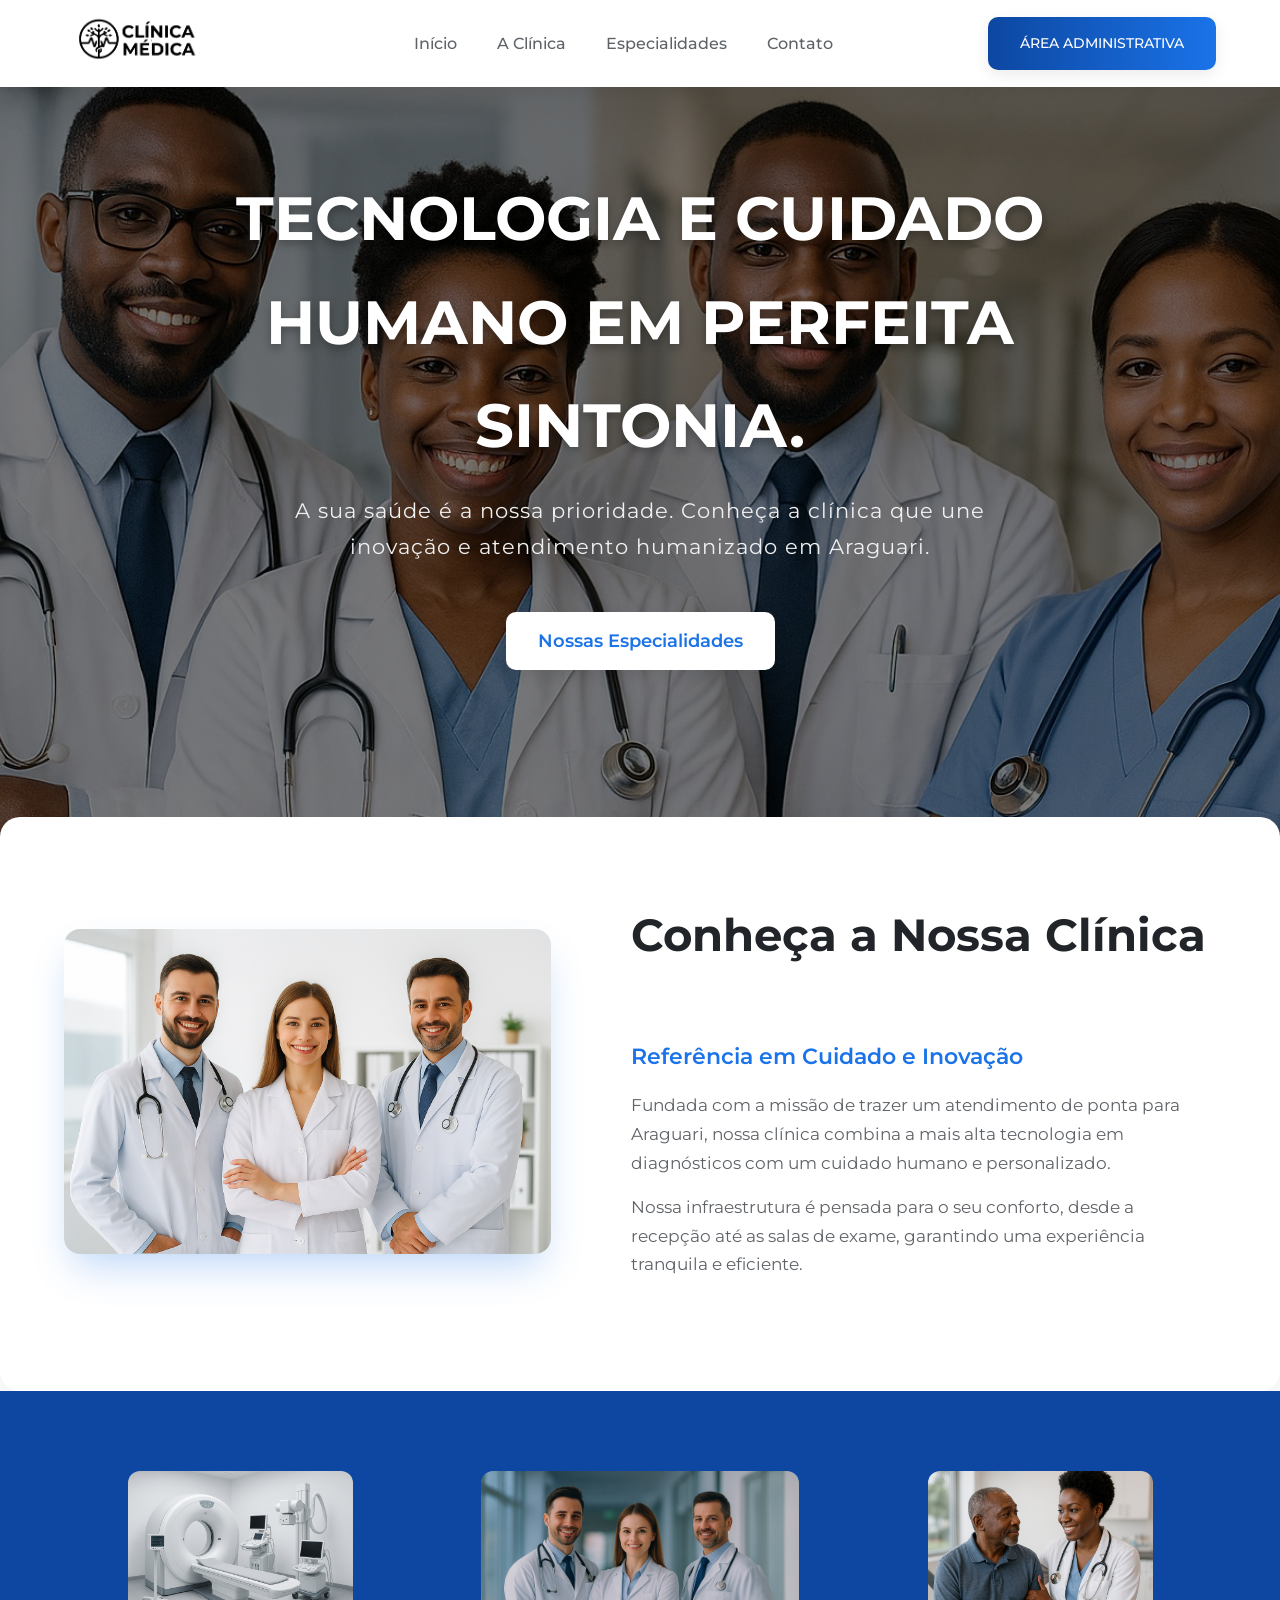
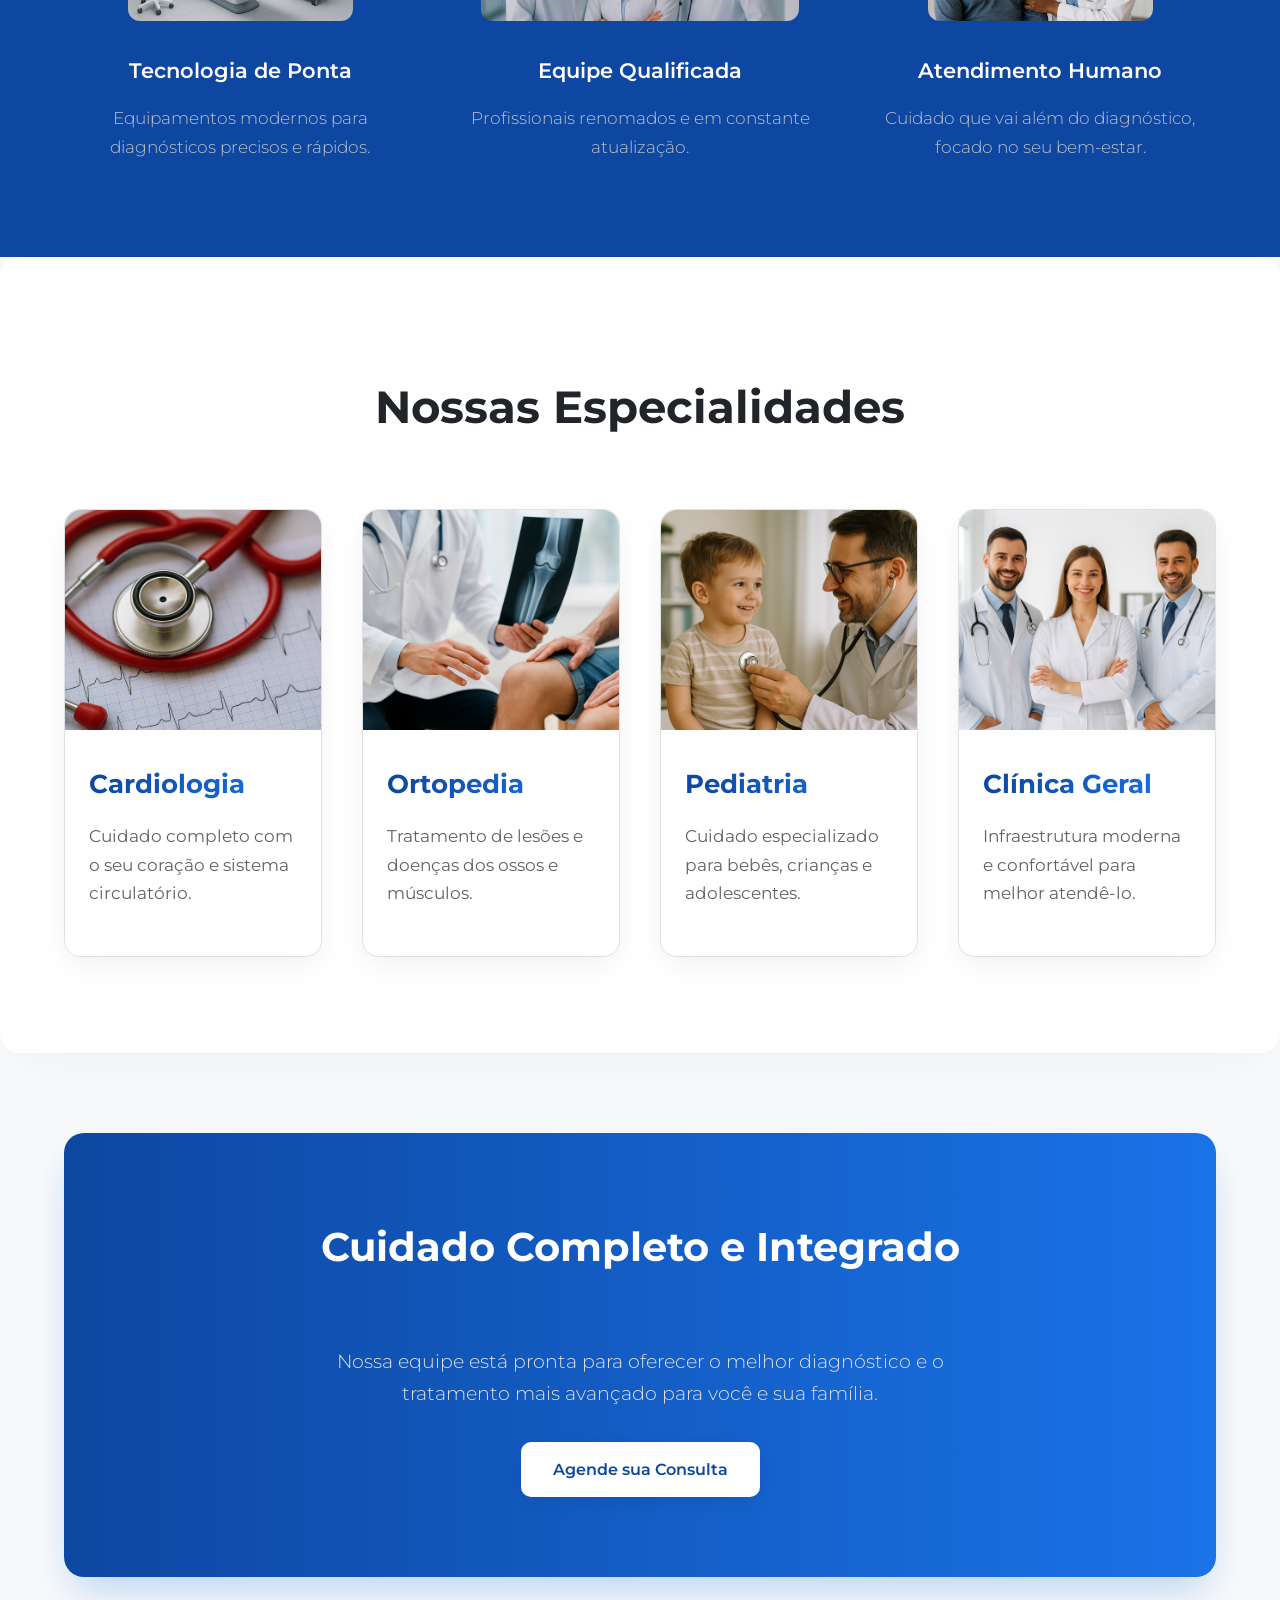
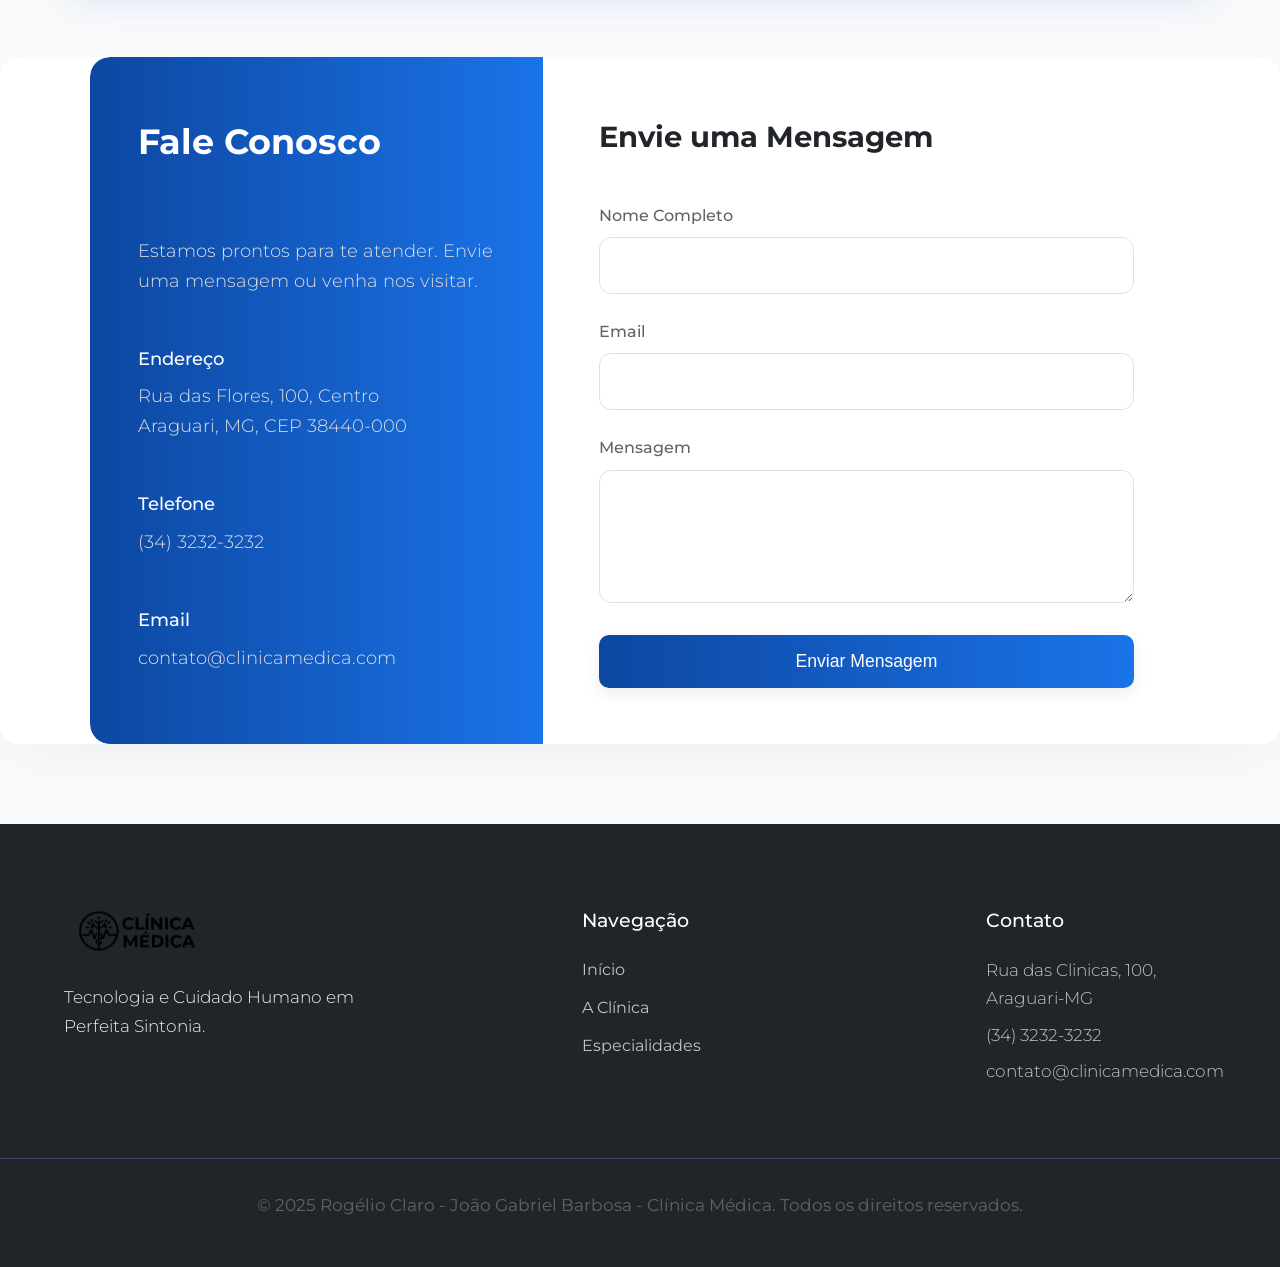
<file: clinica-medica-front/index.html>
<!DOCTYPE html>
<html lang="pt-br">
<head>
    <meta charset="UTF-8">
    <meta name="viewport" content="width=device-width, initial-scale=1.0">
    <title>Clínica Médica - Cuidado e Tecnologia</title>

    <link rel="preconnect" href="https://fonts.googleapis.com">
    <link rel="preconnect" href="https://fonts.gstatic.com" crossorigin>
    <link href="https://fonts.googleapis.com/css2?family=Montserrat:wght@300;400;500;600;700&display=swap" rel="stylesheet">
    
    <link rel="stylesheet" href="css/index.css">
</head>
<body>

    <header>
        <div class="container header-content">
            <div class="logo">
                <img src="assets/clinica-logo.jpg" alt="Logo Clínica Médica" class="logo-img">
            </div>
            
            <nav>
                <ul>
                    <li><a href="#inicio">Início</a></li>
                    <li><a href="#sobre">A Clínica</a></li>
                    <li><a href="#especialidades">Especialidades</a></li>
                    <li><a href="#contato">Contato</a></li>
                </ul>
            </nav>

            <a href="login.html" class="btn btn-admin">
                ÁREA ADMINISTRATIVA
            </a>
        </div>
    </header>

    <main>
        <section class="hero" id="inicio" style="background-image: url('assets/hero.jpg');">
            <div class="hero-overlay">
                <div class="container hero-content">
                    <h1 class="animate-hero-title">TECNOLOGIA E CUIDADO HUMANO EM PERFEITA SINTONIA.</h1>
                    <p class="animate-hero-subtitle">A sua saúde é a nossa prioridade. Conheça a clínica que une inovação e atendimento humanizado em Araguari.</p>
                    <a href="#especialidades" class="btn btn-main">Nossas Especialidades</a>
                </div>
            </div>
        </section>

        <section class="about section-on-gray" id="sobre">
            <div class="container about-wrapper hidden"> 
                <div class="about-image">
                    <img src="assets/sobre.jpg" alt="Fachada da Clínica">
                </div>
                <div class="about-text">
                    <h2>Conheça a Nossa Clínica</h2>
                    <h3>Referência em Cuidado e Inovação</h3>
                    <p>Fundada com a missão de trazer um atendimento de ponta para Araguari, nossa clínica combina a mais alta tecnologia em diagnósticos com um cuidado humano e personalizado.</p>
                    <p>Nossa infraestrutura é pensada para o seu conforto, desde a recepção até as salas de exame, garantindo uma experiência tranquila e eficiente.</p>
                </div>
            </div>
        </section>

        <section class="features-section">
            <div class="container features-grid hidden">
                <div class="feature-box">
                    <img src="assets/icon-servicos.png" alt="Tecnologia" class="feature-icon">
                    <h4>Tecnologia de Ponta</h4>
                    <p>Equipamentos modernos para diagnósticos precisos e rápidos.</p>
                </div>
                <div class="feature-box">
                    <img src="assets/icon-corpo-clinico.png" alt="Corpo Clínico" class="feature-icon">
                    <h4>Equipe Qualificada</h4>
                    <p>Profissionais renomados e em constante atualização.</p>
                </div>
                <div class="feature-box">
                    <img src="assets/icon-convenios.png" alt="Atendimento" class="feature-icon">
                    <h4>Atendimento Humano</h4>
                    <p>Cuidado que vai além do diagnóstico, focado no seu bem-estar.</p>
                </div>
            </div>
        </section>

        <section class="services section-on-gray" id="especialidades">
            <div class="container">
                <h2 class="hidden">Nossas Especialidades</h2> 
                <div class="service-grid hidden"> 
                    
                    <div class="service-card">
                        <div class="card-image-wrapper">
                            <img src="assets/cardiologia.jpg" alt="Cardiologia" class="card-image">
                        </div>
                        <div class="card-content">
                            <h3>Cardiologia</h3>
                            <p>Cuidado completo com o seu coração e sistema circulatório.</p>
                        </div>
                    </div>

                    <div class="service-card">
                         <div class="card-image-wrapper">
                            <img src="assets/ortopedia.jpg" alt="Ortopedia" class="card-image">
                        </div>
                         <div class="card-content">
                            <h3>Ortopedia</h3>
                            <p>Tratamento de lesões e doenças dos ossos e músculos.</p>
                        </div>
                    </div>

                    <div class="service-card">
                         <div class="card-image-wrapper">
                            <img src="assets/pediatria.jpg" alt="Pediatria" class="card-image">
                        </div>
                         <div class="card-content">
                            <h3>Pediatria</h3>
                            <p>Cuidado especializado para bebês, crianças e adolescentes.</p>
                        </div>
                    </div>

                    <div class="service-card">
                         <div class="card-image-wrapper">
                            <img src="assets/sobre.jpg" alt="Nossa Clínica" class="card-image">
                        </div>
                         <div class="card-content">
                            <h3>Clínica Geral</h3>
                            <p>Infraestrutura moderna e confortável para melhor atendê-lo.</p>
                        </div>
                    </div>

                </div>
            </div>
        </section>

        <section class="cta-banner">
            <div class="container cta-content hidden">
                <h2>Cuidado Completo e Integrado</h2>
                <p>Nossa equipe está pronta para oferecer o melhor diagnóstico e o tratamento mais avançado para você e sua família.</p>
                <a href="#contato" class="btn btn-cta">Agende sua Consulta</a>
            </div>
        </section>

        <section class="contact section-on-gray" id="contato">
            <div class="container contact-container hidden">
                <div class="contact-wrapper">
                    
                    <div class="contact-info">
                        <h2>Fale Conosco</h2>
                        <p>Estamos prontos para te atender. Envie uma mensagem ou venha nos visitar.</p>
                        <div class="info-item">
                            <h4>Endereço</h4>
                            <p>Rua das Flores, 100, Centro<br>Araguari, MG, CEP 38440-000</p>
                        </div>
                        <div class="info-item">
                            <h4>Telefone</h4>
                            <p>(34) 3232-3232</p>
                        </div>
                        <div class="info-item">
                            <h4>Email</h4>
                            <p>contato@clinicamedica.com</p>
                        </div>
                    </div>
                    
                    <div class="contact-form">
                        <form id="contactForm">
                            <h3>Envie uma Mensagem</h3>
                            <div class="form-group">
                                <label for="nome">Nome Completo</label>
                                <input type="text" id="nome" name="nome" required>
                            </div>
                            <div class="form-group">
                                <label for="email">Email</label>
                                <input type="email" id="email" name="email" required>
                            </div>
                            <div class="form-group">
                                <label for="mensagem">Mensagem</label>
                                <textarea id="mensagem" name="mensagem" rows="5" required></textarea>
                            </div>
                            <button type="submit" class="btn btn-submit">Enviar Mensagem</button>
                        </form>
                    </div>

                </div>
            </div>
        </section>
    </main>

    <footer>
        <div class="container footer-container">
            <div class="footer-logo">
                <img src="assets/clinica-logo.jpg" alt="Logo Clínica Médica" class="logo-img-footer">
                <p>Tecnologia e Cuidado Humano em Perfeita Sintonia.</p>
            </div>
            <div class="footer-links">
                <h4>Navegação</h4>
                <ul>
                    <li><a href="#inicio">Início</a></li>
                    <li><a href="#sobre">A Clínica</a></li>
                    <li><a href="#especialidades">Especialidades</a></li>
                </ul>
            </div>
             <div class="footer-contact">
                <h4>Contato</h4>
                <p>Rua das Clinicas, 100, Araguari-MG</p>
                <p>(34) 3232-3232</p>
                 <p>contato@clinicamedica.com</p>
            </div>
        </div>
        <div class="footer-bottom">
            <p>&copy; 2025 Rogélio Claro - João Gabriel Barbosa - Clínica Médica. Todos os direitos reservados.</p>
        </div>
    </footer>

    <script src="https://code.jquery.com/jquery-3.7.1.min.js"></script>
    <script src="js/index.js"></script>

</body>
</html>
</file>
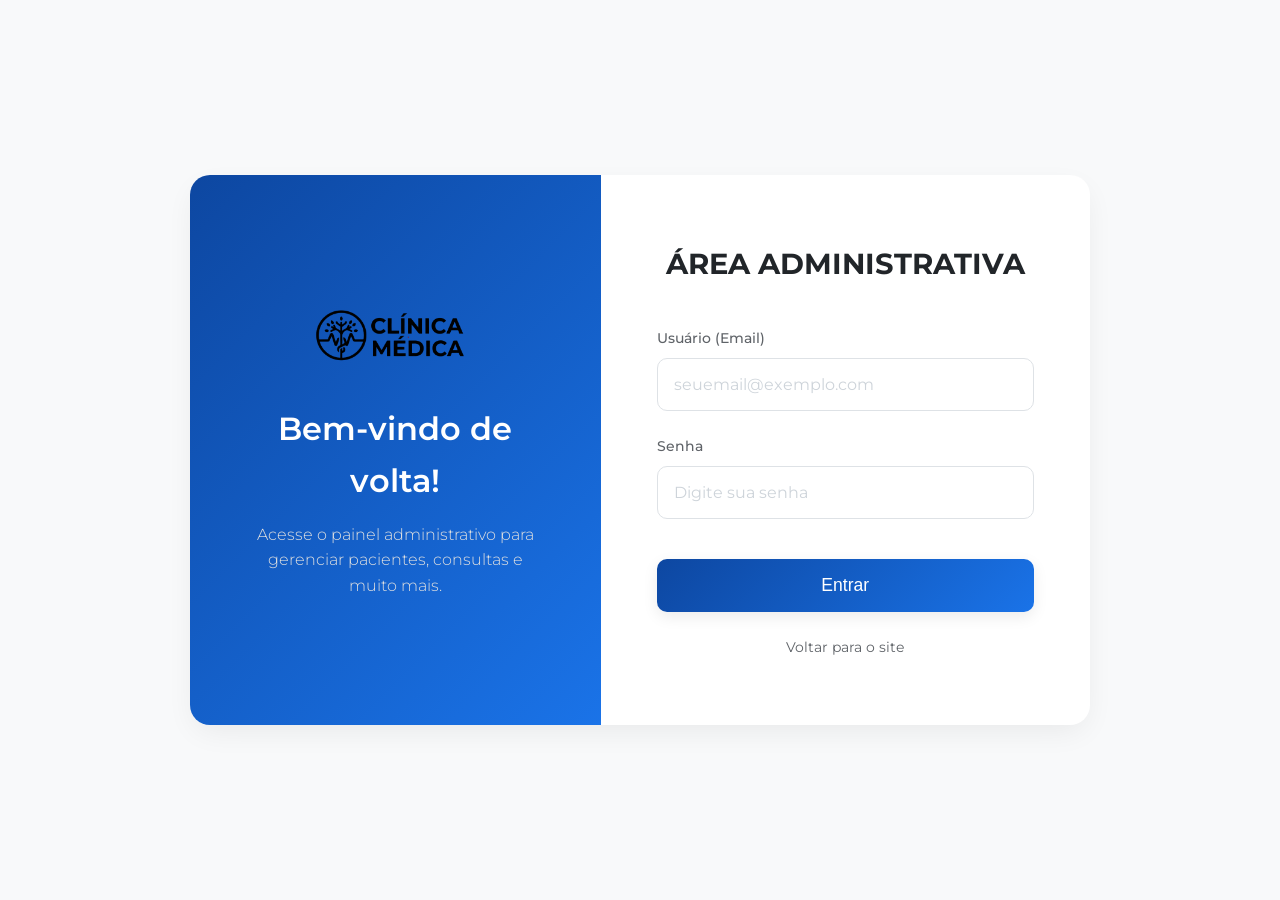
<file: clinica-medica-front/configuracoes.html>
<!DOCTYPE html>
<html lang="pt-br">
<head>
    <meta charset="UTF-8">
    <meta name="viewport" content="width=device-width, initial-scale=1.0">
    <title>Configurações - Clínica Médica</title>

    <link rel="preconnect" href="https://fonts.googleapis.com">
    <link rel="preconnect" href="https://fonts.gstatic.com" crossorigin>
    <link href="https://fonts.googleapis.com/css2?family=Montserrat:wght@300;400;500;600;700&display=swap" rel="stylesheet">

    <link rel="stylesheet" href="https://cdnjs.cloudflare.com/ajax/libs/font-awesome/6.0.0/css/all.min.css">

    <link rel="stylesheet" href="css/dashboard.css">
</head>
<body>

    <div class="dashboard-layout">

        <aside class="sidebar">
            <div class="sidebar-header">
                <img src="assets/clinica-logo.jpg" alt="Logo Clínica Médica" class="logo-img">
            </div>
            <nav class="sidebar-nav">
                <ul id="sidebarMenu">
                    </ul>
            </nav>
            <div class="sidebar-footer">
                 <button id="logoutButton" class="btn btn-logout">
                    <i class="fas fa-sign-out-alt"></i> Sair
                 </button>
            </div>
        </aside>

        <div class="main-panel">

            <header class="main-header">
                 <div class="header-content">
                    <h1 id="pageTitle">Configurações</h1>
                    <div class="user-info">
                 <img src="" alt="Avatar" id="userAvatar" class="user-avatar" style="display: none;"> <span id="userName">Carregando...</span>
                 </div>
                 </div>
            </header>

            <main class="content-area" id="mainContent">

                <div class="card">
                    <h2>Configurações do Sistema</h2>
                    <p>Ajuste as preferências gerais, aparência e integrações da clínica.</p>

                    <form id="settingsForm" class="settings-form">

                        <div class="form-section">
                            <h4><i class="fas fa-clinic-medical icon-title"></i> Informações da Clínica</h4>
                            <div class="form-group">
                                <label for="clinicName">Nome da Clínica</label>
                                <input type="text" id="clinicName" name="clinicName" value="Clínica Médica Modelo">
                            </div>
                            <div class="form-group">
                                <label for="clinicAddress">Endereço Principal</label>
                                <input type="text" id="clinicAddress" name="clinicAddress" value="Rua das Flores, 100, Centro, Araguari-MG">
                            </div>
                            <div class="form-row">
                                <div class="form-group">
                                    <label for="clinicPhone">Telefone Principal</label>
                                    <input type="tel" id="clinicPhone" name="clinicPhone" value="(34) 3232-3232">
                                </div>
                                <div class="form-group">
                                    <label for="clinicEmail">Email de Contato</label>
                                    <input type="email" id="clinicEmail" name="clinicEmail" value="contato@clinicamedica.com">
                                </div>
                            </div>
                        </div>

                        <div class="form-section">
                             <h4><i class="fas fa-clock icon-title"></i> Horário de Funcionamento</h4>
                             <div class="form-row">
                                <div class="form-group">
                                    <label for="startTime">Horário de Abertura (Seg-Sex)</label>
                                    <input type="time" id="startTime" name="startTime" value="08:00">
                                </div>
                                <div class="form-group">
                                    <label for="endTime">Horário de Fechamento (Seg-Sex)</label>
                                    <input type="time" id="endTime" name="endTime" value="18:00">
                                </div>
                             </div>
                             <div class="form-group checkbox-group">
                                 <input type="checkbox" id="openSaturday" name="openSaturday">
                                 <label for="openSaturday">Abrir aos Sábados (08:00 - 12:00)</label>
                             </div>
                        </div>


                        <div class="form-section">
                            <h4><i class="fas fa-bell icon-title"></i> Notificações</h4>
                            <p>Defina como os usuários e pacientes serão notificados.</p>
                             <div class="form-group checkbox-group">
                                 <input type="checkbox" id="notifyNewAppointment" name="notifyNewAppointment" checked>
                                 <label for="notifyNewAppointment">Notificar paciente sobre novo agendamento (Email)</label>
                             </div>
                             <div class="form-group checkbox-group">
                                 <input type="checkbox" id="notifyAppointmentReminder" name="notifyAppointmentReminder">
                                 <label for="notifyAppointmentReminder">Enviar lembrete de consulta 24h antes (SMS)</label>
                             </div>
                             <div class="form-group checkbox-group">
                                 <input type="checkbox" id="notifyDoctorNewAppointment" name="notifyDoctorNewAppointment" checked>
                                 <label for="notifyDoctorNewAppointment">Notificar médico sobre novo agendamento na agenda</label>
                             </div>
                             <div class="form-group">
                                 <label for="reminderTime">Horário envio lembretes</label>
                                 <select id="reminderTime" name="reminderTime">
                                     <option value="09:00">09:00</option>
                                     <option value="10:00" selected>10:00</option>
                                     <option value="11:00">11:00</option>
                                 </select>
                             </div>
                        </div>

                        <div class="form-section">
                             <h4><i class="fas fa-palette icon-title"></i> Aparência</h4>
                             <div class="form-group">
                                <label for="logoUpload">Logo da Clínica (Upload)</label>
                                <input type="file" id="logoUpload" name="logoUpload" accept="image/png, image/jpeg">
                                <small>Recomendado: Fundo transparente, máx 2MB.</small>
                             </div>
                              <div class="form-group">
                                 <label for="primaryColor">Cor Primária (Tema)</label>
                                 <input type="color" id="primaryColor" name="primaryColor" value="#1A73E8"> </div>
                        </div>

                         <div class="form-section">
                            <h4><i class="fas fa-puzzle-piece icon-title"></i> Módulos Ativos</h4>
                             <div class="form-group checkbox-group">
                                 <input type="checkbox" id="moduleProntuario" name="moduleProntuario" checked disabled>
                                 <label for="moduleProntuario">Módulo de Prontuários (Obrigatório)</label>
                             </div>
                              <div class="form-group checkbox-group">
                                 <input type="checkbox" id="moduleFinanceiro" name="moduleFinanceiro">
                                 <label for="moduleFinanceiro">Módulo Financeiro Simplificado</label>
                             </div>
                              <div class="form-group checkbox-group">
                                 <input type="checkbox" id="moduleEstoque" name="moduleEstoque">
                                 <label for="moduleEstoque">Módulo de Controle de Estoque</label>
                             </div>
                         </div>


                         <div class="form-section">
                            <h4><i class="fas fa-plug icon-title"></i> Integrações</h4>
                            <p>Configure conexões com outros sistemas (fictício).</p>
                             <div class="form-group">
                                <label for="prontuarioEletronicoApi">API Prontuário Eletrônico Externo (URL)</label>
                                <input type="text" id="prontuarioEletronicoApi" name="prontuarioEletronicoApi" placeholder="https://api.prontuario.com/v1" value="">
                             </div>
                             <div class="form-group checkbox-group">
                                 <input type="checkbox" id="enableGatewayPagamento" name="enableGatewayPagamento">
                                 <label for="enableGatewayPagamento">Habilitar Gateway de Pagamento Online</label>
                             </div>
                              <div class="form-group">
                                <label for="apiKeyGateway">Chave API Gateway Pagamento</label>
                                <input type="password" id="apiKeyGateway" name="apiKeyGateway" value="************">
                             </div>
                        </div>


                        <div class="form-actions">
                            <button type="submit" class="btn btn-primary btn-submit">Salvar Configurações</button>
                        </div>

                    </form>
                </div> </main>
            </div>

    </div>

    <script src="https://code.jquery.com/jquery-3.7.1.min.js"></script>
    <script src="js/dashboard.js"></script>

    <style>
        .settings-form {
            margin-top: 2rem;
        }
        .form-section {
            margin-bottom: 2.5rem;
            padding-bottom: 2rem;
            border-bottom: 1px solid var(--border-color);
        }
        .form-section:last-of-type {
            border-bottom: none;
            margin-bottom: 1rem;
            padding-bottom: 1rem;
        }
        /* Título da Seção */
        .form-section h4 {
            font-size: 1.2rem;
            font-weight: 600;
            color: var(--dark-blue);
            margin-bottom: 1.8rem;
            display: flex;
            align-items: center;
        }
        .form-section h4 .icon-title {
            margin-right: 12px; /* Aumenta espaço do ícone */
            color: var(--primary-blue);
            font-size: 1.1em;
            width: 25px; /* Alinha ícones */
            text-align: center;
        }

        .form-section p {
            font-size: 0.9rem;
            color: var(--text-light);
            margin-bottom: 1.8rem;
            margin-top: -1rem;
        }
        /* Layout de Colunas */
        .form-row {
            display: grid;
            grid-template-columns: repeat(auto-fit, minmax(250px, 1fr));
            gap: 1.5rem;
        }

         /* Estilos para campos de formulário */
        .form-group {
            margin-bottom: 1.5rem; /* Espaço padrão */
        }
        .form-group label {
             font-size: 0.85rem;
             font-weight: 500;
             color: var(--text-dark);
             margin-bottom: 8px;
             display: block;
        }
         .form-group input,
         .form-group select {
             padding: 14px;
             border-radius: 8px;
             width: 100%;
             border: 1px solid var(--border-color);
             font-family: 'Montserrat', sans-serif;
             font-size: 0.95rem;
             background-color: var(--white);
         }
         .form-group input:focus,
         .form-group select:focus {
             outline: none;
             border-color: var(--primary-blue);
             box-shadow: 0 0 0 3px rgba(26, 115, 232, 0.2);
         }
          /* Ajuste para input[type=color] */
         .form-group input[type="color"] {
             padding: 5px; /* Padding menor */
             height: 48px; /* Altura igual aos outros inputs */
             cursor: pointer;
         }
           /* Ajuste para input[type=file] */
          .form-group input[type="file"] {
             padding: 10px; /* Padding interno */
             background-color: var(--bg-light-gray); /* Fundo diferente */
         }
         .form-group input[type="file"]::file-selector-button { /* Estilo do botão interno */
             padding: 8px 15px;
             border-radius: 6px;
             background-color: var(--primary-blue);
             color: var(--white);
             border: none;
             cursor: pointer;
             margin-right: 10px;
             transition: background-color 0.3s ease;
         }
         .form-group input[type="file"]::file-selector-button:hover {
             background-color: var(--dark-blue);
         }
          .form-group small { /* Texto de ajuda abaixo dos inputs */
             display: block;
             margin-top: 8px;
             font-size: 0.8rem;
             color: var(--text-light);
         }


         /* Estilo para grupo de checkbox */
        .checkbox-group {
            display: flex;
            align-items: center;
            margin-bottom: 1rem;
        }
         .checkbox-group input[type="checkbox"] {
             width: auto;
             margin-right: 10px;
             height: 18px;
             width: 18px;
             cursor: pointer;
              accent-color: var(--primary-blue); /* Cor do check */
         }
         .checkbox-group label {
             margin-bottom: 0;
             font-weight: 400;
             font-size: 0.95rem;
             color: var(--text-dark);
             cursor: pointer;
         }
          /* Checkbox desabilitado */
           .checkbox-group input[type="checkbox"]:disabled + label {
                color: var(--text-light);
                cursor: not-allowed;
           }


        .form-actions {
            margin-top: 2.5rem;
            text-align: right;
            padding-top: 1.5rem;
            border-top: 1px solid var(--border-color);
        }

        /* FIX: Estilo do Botão Salvar */
        .settings-form .btn-submit {
             width: auto;
             padding: 12px 30px;
             background: var(--gradient-primary); /* Gradiente azul */
             color: var(--white); /* Texto branco */
             border: none; /* Remove borda padrão se houver */
        }
         .settings-form .btn-submit:hover {
             box-shadow: var(--shadow-hover); /* Efeito de sombra no hover */
             /* Pode adicionar um escurecimento do gradiente se desejar */
         }

         /* Responsividade */
         @media (max-width: 768px) {
             .form-row {
                 grid-template-columns: 1fr;
                 gap: 1rem;
             }
             .form-section h4 {
                 font-size: 1.1rem;
             }
             .form-actions {
                  text-align: center; /* Centraliza botão */
             }
              .settings-form .btn-submit {
                 width: 100%; /* Botão ocupa largura total */
             }
         }

    </style>

</body>
</html>
</file>
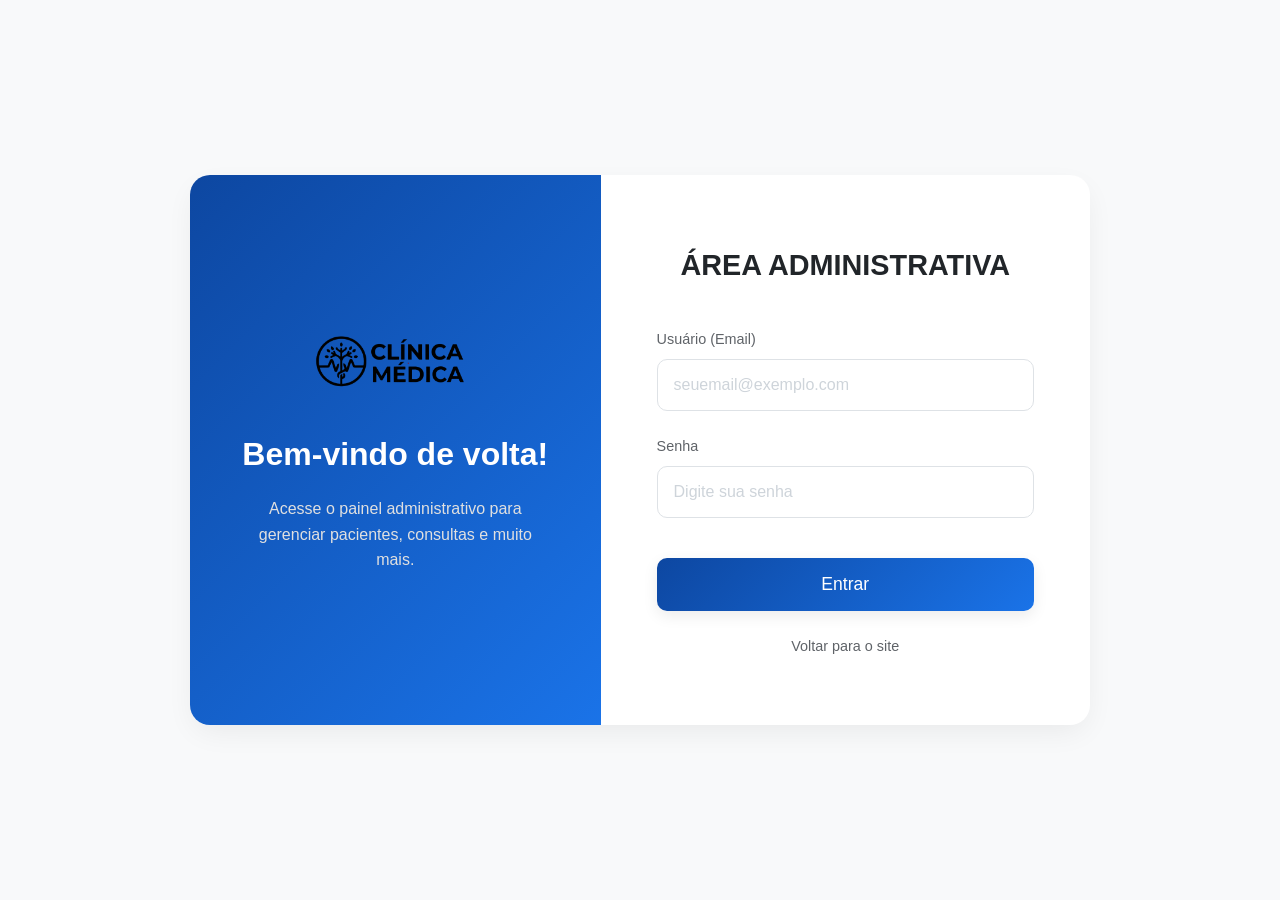
<file: clinica-medica-front/consultas.html>
<!DOCTYPE html>
<html lang="pt-br">
<head>
    <meta charset="UTF-8">
    <meta name="viewport" content="width=device-width, initial-scale=1.0">
    <title>Consultas - Clínica Médica</title>

    <link rel="preconnect" href="https://fonts.googleapis.com">
    <link rel="preconnect" href="https://fonts.gstatic.com" crossorigin>
    <link href="https://fonts.googleapis.com/css2?family=Montserrat:wght@300;400;500;600;700&display=swap" rel="stylesheet">
    <link rel="stylesheet" href="https://cdnjs.cloudflare.com/ajax/libs/font-awesome/6.0.0/css/all.min.css">

    <link rel="stylesheet" href="css/dashboard.css">

    <style>
        /* --- Estilos para Header, Filtros e Tabela (Baseado em pacientes.html) --- */
        .card-header { display: flex; justify-content: space-between; align-items: center; margin-bottom: 2rem; padding-bottom: 1.5rem; border-bottom: 1px solid var(--border-color); }
        .card-header h2 { margin-bottom: 0; }
        .card-header .btn-primary { padding: 10px 18px; font-size: 0.9rem; background: var(--gradient-primary); border: none; }
        .card-header .btn-primary:hover { box-shadow: var(--shadow-hover); }
        .card-header .btn i { margin-right: 8px; }

        .filters { display: flex; flex-wrap: wrap; gap: 1.5rem; margin-bottom: 2.5rem; padding: 20px; background-color: var(--bg-light-gray); border-radius: 8px; border: 1px solid var(--border-color); }
        .filters .form-group { margin-bottom: 0; flex-grow: 1; min-width: 200px; }
        .filters .form-group label { font-size: 0.8rem; font-weight: 500; margin-bottom: 5px; color: var(--text-dark); }
        .filters .form-group input, .filters .form-group select { padding: 12px; font-size: 0.9rem; border-radius: 6px; width: 100%; border: 1px solid var(--border-color); font-family: 'Montserrat', sans-serif; }
        .filters .btn-filter { align-self: flex-end; padding: 11px 20px; font-size: 0.9rem; background-color: var(--text-light); color: var(--white); border: none; }
        .filters .btn-filter:hover { background-color: var(--text-dark); box-shadow: 0 4px 10px rgba(0,0,0,0.2); transform: translateY(-2px); }
        .filters .btn i { margin-right: 5px; }

        .table-responsive { overflow-x: auto; }
        .data-table { width: 100%; border-collapse: collapse; margin-top: 0; }
        .data-table th, .data-table td { padding: 15px; text-align: left; border-bottom: 1px solid var(--border-color); vertical-align: middle; white-space: nowrap; }
        .data-table th { background-color: var(--bg-light-gray); font-weight: 600; color: var(--text-dark); font-size: 0.8rem; text-transform: uppercase; letter-spacing: 0.5px; }
        .data-table td { color: var(--text-dark); font-size: 0.9rem; }
        .data-table tbody tr:hover { background-color: #f1f5f9; }
        .actions-col { width: 130px; text-align: center; }

        .data-table td .action-btn { background: none; border: none; padding: 6px 8px; cursor: pointer; font-size: 1rem; color: var(--text-light); transition: color 0.2s ease, transform 0.2s ease; margin: 0 4px; }
        .data-table td .action-btn:hover { transform: scale(1.1); }
        .data-table td .action-btn.edit:hover { color: var(--primary-blue); }
        .data-table td .action-btn.cancel:hover { color: #dc3545; }
        .data-table td .action-btn.details:hover { color: #6f42c1; }

        /* --- Estilos para Status da Consulta --- */
        .status-badge { padding: 5px 10px; border-radius: 6px; font-size: 0.8rem; font-weight: 600; color: var(--white); background-color: var(--text-light); text-transform: uppercase; letter-spacing: 0.5px; }
        .status-badge.confirmada { background-color: #28a745; } /* Verde */
        .status-badge.pendente { background-color: #ffc107; color: var(--text-dark); } /* Amarelo */
        .status-badge.cancelada { background-color: #dc3545; } /* Vermelho */

        /* --- ESTILOS DO MODAL (Copiado de pacientes.html) --- */
        .modal { display: none; position: fixed; z-index: 1050; left: 0; top: 0; width: 100%; height: 100%; overflow: auto; background-color: rgba(0, 0, 0, 0.55); justify-content: center; align-items: center; padding: 20px; }
        .modal-content { background-color: var(--white); margin: auto; padding: 0; border-radius: 12px; box-shadow: 0 10px 30px rgba(0, 0, 0, 0.15); position: relative; width: 90%; max-width: 650px; animation: fadeInModal 0.3s ease-out; border: 1px solid var(--border-color); }
        .modal-content.small-modal { max-width: 450px; }
        @keyframes fadeInModal { from { opacity: 0; transform: translateY(-30px); } to { opacity: 1; transform: translateY(0); } }
        .modal-header { display: flex; justify-content: space-between; align-items: center; border-bottom: 1px solid var(--border-color); padding: 20px 30px; }
        .modal-header h3 { margin-bottom: 0; font-size: 1.4rem; font-weight: 600; color: var(--dark-blue); }
        .close-btn { color: #888; font-size: 1.5rem; font-weight: bold; background: none; border: none; cursor: pointer; padding: 0; line-height: 1; opacity: 0.7; transition: opacity 0.2s ease; }
        .close-btn:hover, .close-btn:focus { color: var(--text-dark); opacity: 1; text-decoration: none; }
        .modal-body { padding: 30px; max-height: 65vh; overflow-y: auto; }
         .modal-body .form-group { margin-bottom: 1.2rem; }
         .modal-body .form-group label { font-size: 0.85rem; font-weight: 500; color: var(--text-dark); margin-bottom: 6px; display: block; }
          .modal-body .form-group input, .modal-body .form-group select, .modal-body .form-group textarea { padding: 14px; border-radius: 8px; width: 100%; border: 1px solid var(--border-color); font-family: 'Montserrat', sans-serif; font-size: 0.95rem; }
           .modal-body .form-group input:focus, .modal-body .form-group select:focus, .modal-body .form-group textarea:focus { outline: none; border-color: var(--primary-blue); box-shadow: 0 0 0 3px rgba(26, 115, 232, 0.2); }
         .modal-body .form-row { display: grid; grid-template-columns: repeat(auto-fit, minmax(200px, 1fr)); gap: 1rem; }
        .modal-footer { display: flex; justify-content: flex-end; gap: 12px; padding: 20px 30px; border-top: 1px solid var(--border-color); background-color: var(--bg-light-gray); border-radius: 0 0 12px 12px; }
         .modal-footer .btn-primary { background: var(--gradient-primary); border: none; color: var(--white); padding: 10px 25px; }
         .modal-footer .btn-primary:hover { box-shadow: var(--shadow-hover); }
         .modal-footer .btn-secondary { background-color: var(--white); color: var(--text-light); border: 1px solid var(--border-color); padding: 10px 25px; box-shadow: none; }
         .modal-footer .btn-secondary:hover { background-color: var(--bg-light-gray); border-color: #adb5bd; color: var(--text-dark); box-shadow: none; transform: none; }
         .modal-footer .btn-danger { background-color: #dc3545; color: var(--white); border: none; padding: 10px 25px; }
         .modal-footer .btn-danger:hover { background-color: #c82333; box-shadow: 0 4px 10px rgba(220, 53, 69, 0.3); }
         .modal-open { display: flex; }
         
         /* CSS Específico Modal Detalhes Consulta */
         #consultaDetailsModal .details-grid { display: grid; grid-template-columns: repeat(auto-fit, minmax(200px, 1fr)); gap: 1rem 1.5rem; }
         #consultaDetailsModal .details-grid p { margin-bottom: 0; font-size: 0.95rem; color: var(--text-dark); line-height: 1.5; }
         #consultaDetailsModal .details-grid p strong { color: var(--text-light); display: block; font-size: 0.8rem; font-weight: 500; margin-bottom: 3px; text-transform: uppercase; letter-spacing: 0.5px; }

         /* Classe para esconder botões (definida em dashboard.js, usada em pacientes.html) */
         .hide-for-medico { display: none !important; }

    </style>
</head>
<body>

    <div class="dashboard-layout">

        <aside class="sidebar">
            <div class="sidebar-header">
                <img src="assets/clinica-logo.jpg" alt="Logo Clínica Médica" class="logo-img">
            </div>
            <nav class="sidebar-nav">
                <ul id="sidebarMenu"></ul>
            </nav>
            <div class="sidebar-footer">
                 <button id="logoutButton" class="btn btn-logout">
                    <i class="fas fa-sign-out-alt"></i> Sair
                 </button>
            </div>
        </aside>

        <div class="main-panel">

            <header class="main-header">
                <div class="header-content">
                    <h1 id="pageTitle">Consultas</h1>
                    <div class="user-info">
                        <img src="" alt="Avatar" id="userAvatar" class="user-avatar" style="display: none;"> <span id="userName">Carregando...</span>
                    </div>
                </div>
            </header>

            <main class="content-area" id="mainContent">

                <div class="card">

                    <div class="card-header">
                        <h2>Gerenciar Consultas</h2>
                        <button id="btnNovaConsulta" class="btn btn-primary"><i class="fas fa-calendar-plus"></i> Nova Consulta</button>
                    </div>

                    <div class="filters">
                        <div class="form-group">
                            <label for="filterPaciente">Filtrar por Paciente:</label>
                            <input type="text" id="filterPaciente" placeholder="Nome do paciente...">
                        </div>
                        <div class="form-group">
                            <label for="filterMedico">Filtrar por Médico:</label>
                            <select id="filterMedico">
                                <option value="">Todos</option>
                                <option value="1">Dr. João Silva</option>
                                <option value="2">Dra. Maria Souza</option>
                            </select>
                        </div>
                         <div class="form-group">
                            <label for="filterData">Filtrar por Data:</label>
                            <input type="date" id="filterData">
                        </div>
                        <button class="btn btn-secondary btn-filter"><i class="fas fa-search"></i> Filtrar</button>
                    </div>

                    <div class="table-responsive">
                        <table class="data-table">
                            <thead>
                                <tr>
                                    <th>Paciente</th>
                                    <th>Médico</th>
                                    <th>Especialidade</th>
                                    <th>Data</th>
                                    <th>Hora</th>
                                    <th>Status</th>
                                    <th class="actions-col">Ações</th>
                                </tr>
                            </thead>
                            <tbody>
                                <tr>
                                    <td>Ana Pereira da Silva</td>
                                    <td>Dr. João Silva</td>
                                    <td>Cardiologia</td>
                                    <td>25/10/2025</td>
                                    <td>10:00</td>
                                    <td><span class="status-badge confirmada">Confirmada</span></td>
                                    <td class="actions-col">
                                        <button class="action-btn edit" title="Editar" data-id="1"><i class="fas fa-edit"></i></button>
                                        <button class="action-btn cancel" title="Cancelar" data-id="1" data-paciente="Ana Pereira da Silva"><i class="fas fa-calendar-times"></i></button>
                                        <button class="action-btn details" title="Ver Detalhes" data-id="1"><i class="fas fa-eye"></i></button>
                                    </td>
                                </tr>
                                <tr>
                                    <td>José Carlos Mendes</td>
                                    <td>Dra. Maria Souza</td>
                                    <td>Ortopedia</td>
                                    <td>25/10/2025</td>
                                    <td>11:30</td>
                                    <td><span class="status-badge pendente">Pendente</span></td>
                                    <td class="actions-col">
                                        <button class="action-btn edit" title="Editar" data-id="2"><i class="fas fa-edit"></i></button>
                                        <button class="action-btn cancel" title="Cancelar" data-id="2" data-paciente="José Carlos Mendes"><i class="fas fa-calendar-times"></i></button>
                                        <button class="action-btn details" title="Ver Detalhes" data-id="2"><i class="fas fa-eye"></i></button>
                                    </td>
                                </tr>
                                <tr>
                                    <td>Mariana Costa Oliveira</td>
                                    <td>Dr. João Silva</td>
                                    <td>Cardiologia</td>
                                    <td>26/10/2025</td>
                                    <td>09:00</td>
                                    <td><span class="status-badge confirmada">Confirmada</span></td>
                                    <td class="actions-col">
                                        <button class="action-btn edit" title="Editar" data-id="3"><i class="fas fa-edit"></i></button>
                                        <button class="action-btn cancel" title="Cancelar" data-id="3" data-paciente="Mariana Costa Oliveira"><i class="fas fa-calendar-times"></i></button>
                                        <button class="action-btn details" title="Ver Detalhes" data-id="3"><i class="fas fa-eye"></i></button>
                                    </td>
                                </tr>
                                 <tr>
                                    <td>Ricardo Alves</td>
                                    <td>Dr. João Silva</td>
                                    <td>Cardiologia</td>
                                    <td>24/10/2025</td>
                                    <td>15:00</td>
                                    <td><span class="status-badge cancelada">Cancelada</span></td>
                                    <td class="actions-col">
                                        <button class="action-btn edit" title="Editar" data-id="4"><i class="fas fa-edit"></i></button>
                                        <button class="action-btn cancel" title="Cancelar" data-id="4" data-paciente="Ricardo Alves"><i class="fas fa-calendar-times"></i></button>
                                        <button class="action-btn details" title="Ver Detalhes" data-id="4"><i class="fas fa-eye"></i></button>
                                    </td>
                                </tr>
                            </tbody>
                            </table>
                    </div>

                </div>
            </main>
        </div>
    </div>

    <div id="consultaFormModal" class="modal">
        <div class="modal-content">
            <div class="modal-header">
                <h3 id="consultaFormTitle">Nova Consulta</h3>
                <button type="button" class="close-btn" data-dismiss="modal">&times;</button>
            </div>
            <div class="modal-body">
                <form id="consultaForm">
                    <input type="hidden" id="consultaId" name="consultaId">
                    <div class="form-row">
                        <div class="form-group">
                            <label for="consultaPaciente">Paciente</label>
                            <select id="consultaPaciente" name="consultaPaciente" required>
                                <option value="">Selecione...</option>
                                <option value="1">Ana Pereira da Silva</option>
                                <option value="2">José Carlos Mendes</option>
                                <option value="3">Mariana Costa Oliveira</option>
                            </select>
                        </div>
                        <div class="form-group">
                            <label for="consultaMedico">Médico</label>
                            <select id="consultaMedico" name="consultaMedico" required>
                                 <option value="">Selecione...</option>
                                <option value="1">Dr. João Silva (Cardiologia)</option>
                                <option value="2">Dra. Maria Souza (Ortopedia)</option>
                            </select>
                        </div>
                    </div>
                    <div class="form-row">
                        <div class="form-group">
                            <label for="consultaData">Data</label>
                            <input type="date" id="consultaData" name="consultaData" required>
                        </div>
                        <div class="form-group">
                            <label for="consultaHora">Hora</label>
                            <input type="time" id="consultaHora" name="consultaHora" required>
                        </div>
                    </div>
                     <div class="form-group">
                        <label for="consultaStatus">Status</label>
                        <select id="consultaStatus" name="consultaStatus" required>
                            <option value="pendente">Pendente</option>
                            <option value="confirmada">Confirmada</option>
                            <option value="cancelada">Cancelada</option>
                        </select>
                    </div>
                    <div class="form-group">
                        <label for="consultaObs">Observações (Opcional)</label>
                        <textarea id="consultaObs" name="consultaObs" rows="3"></textarea>
                    </div>
                </form>
            </div>
            <div class="modal-footer">
                <button type="button" class="btn btn-secondary" data-dismiss="modal">Cancelar</button>
                <button type="submit" form="consultaForm" class="btn btn-primary">Salvar Consulta</button>
            </div>
        </div>
    </div>

    <div id="cancelConfirmModal" class="modal">
        <div class="modal-content small-modal">
            <div class="modal-header">
                <h3>Confirmar Cancelamento</h3>
                <button type="button" class="close-btn" data-dismiss="modal">&times;</button>
            </div>
            <div class="modal-body">
                <p style="text-align: center; font-size: 1.1rem;"><i class="fas fa-exclamation-triangle" style="color: #dc3545; margin-right: 10px;"></i>Tem certeza?</p>
                <p>Você realmente deseja cancelar a consulta do paciente <strong id="cancelConsultaName" style="color: var(--text-dark);"></strong>?</p>
                <p style="font-size: 0.9rem; color: var(--text-light);">Esta ação não pode ser desfeita.</p>
            </div>
            <div class="modal-footer">
                <button type="button" class="btn btn-secondary" data-dismiss="modal">Manter Consulta</button>
                <button type="button" id="confirmCancelBtn" class="btn btn-danger">Cancelar Consulta</button>
            </div>
        </div>
    </div>

    <div id="consultaDetailsModal" class="modal">
        <div class="modal-content">
            <div class="modal-header">
                <h3>Detalhes da Consulta</h3>
                <button type="button" class="close-btn" data-dismiss="modal">&times;</button>
            </div>
            <div class="modal-body">
                <div class="details-grid">
                    <p><strong>Paciente:</strong> <span id="detailConsultaPaciente"></span></p>
                    <p><strong>Médico:</strong> <span id="detailConsultaMedico"></span></p>
                    <p><strong>Especialidade:</strong> <span id="detailConsultaEspec"></span></p>
                    <p><strong>Data:</strong> <span id="detailConsultaData"></span></p>
                    <p><strong>Hora:</strong> <span id="detailConsultaHora"></span></p>
                    <p><strong>Status:</strong> <span id="detailConsultaStatus"></span></p>
                </div>
                <h4 style="margin-top: 1.5rem; border-top: 1px solid var(--border-color); padding-top: 1.5rem;">Observações</h4>
                <p id="detailConsultaObs" style="padding: 10px; background: #f9f9f9; border-radius: 5px; border: 1px solid #eee;">Nenhuma observação registrada.</p>
            </div>
            <div class="modal-footer">
                <button type="button" class="btn btn-secondary" data-dismiss="modal">Fechar</button>
            </div>
        </div>
    </div>
    <script src="https://code.jquery.com/jquery-3.7.1.min.js"></script>
    <script src="js/dashboard.js"></script>

    <script>
        $(document).ready(function() {
            
            // --- VERIFICA PERFIL (dashboard.js deve rodar primeiro) ---
            const userType = localStorage.getItem('userType');
            
            // Médico não pode agendar ou cancelar (exemplo, ajuste se necessário)
            if (userType === 'medico') {
                $('#btnNovaConsulta').addClass('hide-for-medico'); // Esconde "Nova Consulta"
                $('.data-table .action-btn.edit').addClass('hide-for-medico'); // Esconde "Editar"
                $('.data-table .action-btn.cancel').addClass('hide-for-medico'); // Esconde "Cancelar"
                $('.card-header h2').text('Visualizar Consultas'); // Muda título
            }
    
            // --- LÓGICA DOS MODAIS (Baseada em pacientes.html) ---
            const consultaFormModal = $('#consultaFormModal');
            const cancelConfirmModal = $('#cancelConfirmModal');
            const consultaDetailsModal = $('#consultaDetailsModal'); // <<< MODAL DE DETALHES
    
            // Abrir Novo
            $('#btnNovaConsulta').on('click', function() {
                if (!$(this).hasClass('hide-for-medico')) {
                    $('#consultaFormTitle').text('Nova Consulta');
                    $('#consultaForm')[0].reset();
                    $('#consultaId').val('');
                    consultaFormModal.addClass('modal-open');
                }
            });
    
            // Abrir Editar
            $('.data-table').on('click', '.action-btn.edit:not(.hide-for-medico)', function() {
                const consultaId = $(this).data('id');
                $('#consultaFormTitle').text('Editar Consulta');
                $('#consultaId').val(consultaId);
                
                // Preenchimento fictício...
                if (consultaId == 1) { // Ana Pereira
                    $('#consultaPaciente').val('1');
                    $('#consultaMedico').val('1');
                    $('#consultaData').val('2025-10-25');
                    $('#consultaHora').val('10:00');
                    $('#consultaStatus').val('confirmada');
                } else if (consultaId == 2) { // José Carlos
                     $('#consultaPaciente').val('2');
                     $('#consultaMedico').val('2');
                     $('#consultaData').val('2025-10-25');
                     $('#consultaHora').val('11:30');
                     $('#consultaStatus').val('pendente');
                } else {
                     $('#consultaPaciente').val('3');
                     $('#consultaMedico').val('1');
                     $('#consultaData').val('2025-10-26');
                     $('#consultaHora').val('09:00');
                     $('#consultaStatus').val('confirmada');
                }
                
                consultaFormModal.addClass('modal-open');
            });
    
            // Abrir Cancelar
            $('.data-table').on('click', '.action-btn.cancel:not(.hide-for-medico)', function() {
                const consultaId = $(this).data('id');
                const pacienteName = $(this).data('paciente');
                
                $('#cancelConsultaName').text(pacienteName);
                $('#confirmCancelBtn').data('id', consultaId);
                cancelConfirmModal.addClass('modal-open');
            });
    
            // --- INÍCIO: LÓGICA NOVA PARA MODAL DE DETALHES ---
            $('.data-table').on('click', '.action-btn.details', function() {
                const $row = $(this).closest('tr');
                
                // Pega os dados da linha da tabela
                const paciente = $row.find('td:eq(0)').text();
                const medico = $row.find('td:eq(1)').text();
                const espec = $row.find('td:eq(2)').text();
                const data = $row.find('td:eq(3)').text();
                const hora = $row.find('td:eq(4)').text();
                const status = $row.find('td:eq(5)').html(); // Pega o HTML do badge
                
                // Preenche o modal
                $('#detailConsultaPaciente').text(paciente);
                $('#detailConsultaMedico').text(medico);
                $('#detailConsultaEspec').text(espec);
                $('#detailConsultaData').text(data);
                $('#detailConsultaHora').text(hora);
                $('#detailConsultaStatus').html(status); // Usa .html() para manter o badge
                
                // Lógica fictícia para observações
                if (status.includes('Cancelada')) {
                    $('#detailConsultaObs').text('Consulta cancelada pelo paciente com 2h de antecedência.');
                } else {
                     $('#detailConsultaObs').text('Nenhuma observação registrada.');
                }
    
                consultaDetailsModal.addClass('modal-open');
            });
            // --- FIM: LÓGICA NOVA PARA MODAL DE DETALHES ---
    
    
            // Fechar TODOS os modais
            $('.close-btn, [data-dismiss="modal"]').on('click', function() {
                $(this).closest('.modal').removeClass('modal-open');
            });
            $('.modal').on('click', function(event) {
                if ($(event.target).hasClass('modal')) {
                    $(this).removeClass('modal-open');
                }
            });
    
            // Submits Fictícios
            $('#consultaForm').on('submit', function(event) {
                event.preventDefault();
                const consultaId = $('#consultaId').val();
                if (consultaId) { alert('Consulta (ID: ' + consultaId + ') "atualizada"! (Simulação)'); }
                else { alert('Nova consulta "agendada"! (Simulação)'); }
                consultaFormModal.removeClass('modal-open');
            });
            
            $('#confirmCancelBtn').on('click', function() {
                 const consultaId = $(this).data('id');
                 alert('Consulta (ID: ' + consultaId + ') "cancelada"! (Simulação)');
                 cancelConfirmModal.removeClass('modal-open');
            });
    
        });
    </script>
    </body>
</html>
</file>
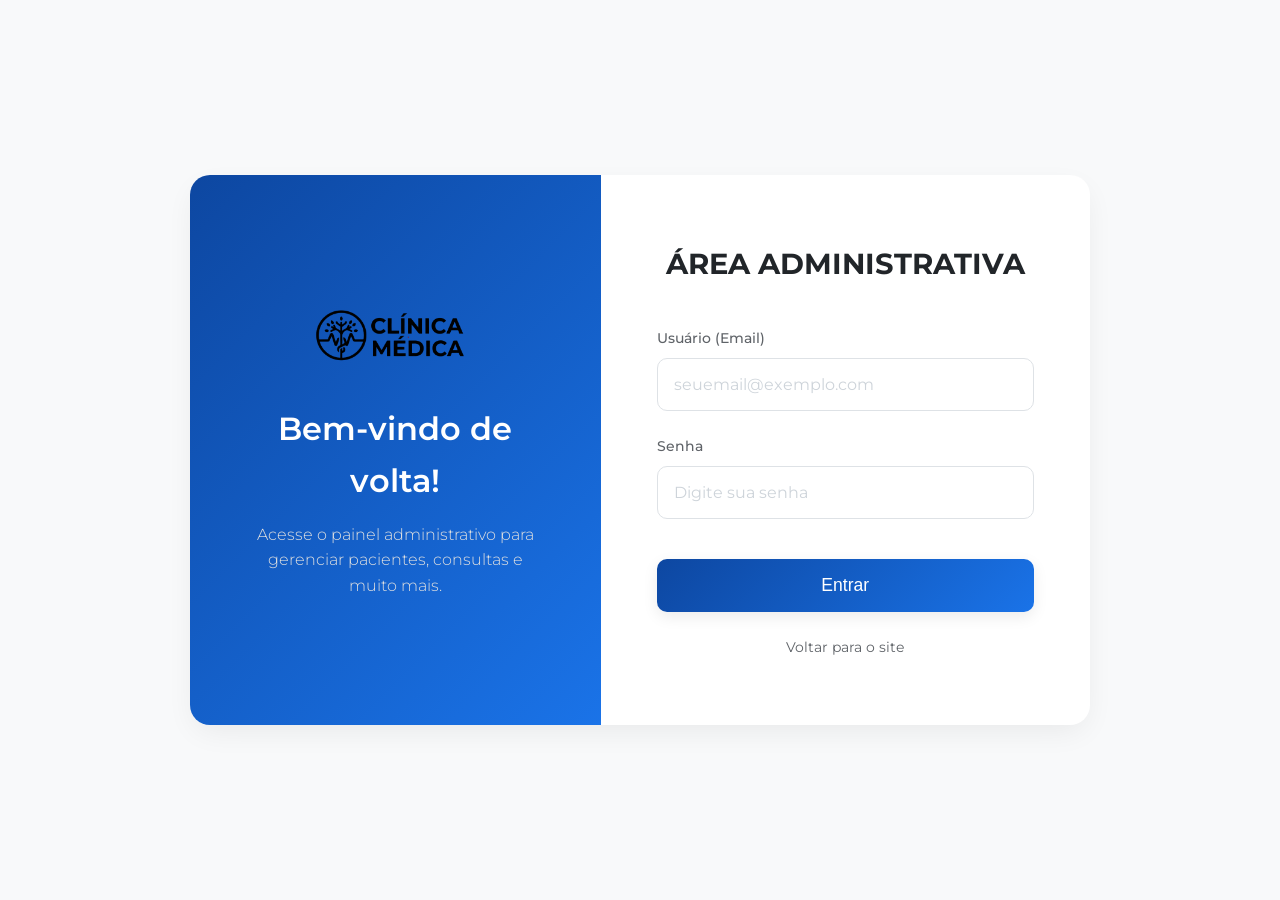
<file: clinica-medica-front/convenios.html>
<!DOCTYPE html>
<html lang="pt-br">
<head>
    <meta charset="UTF-8">
    <meta name="viewport" content="width=device-width, initial-scale=1.0">
    <title>Convênios - Clínica Médica</title>

    <link rel="preconnect" href="https://fonts.googleapis.com">
    <link rel="preconnect" href="https://fonts.gstatic.com" crossorigin>
    <link href="https://fonts.googleapis.com/css2?family=Montserrat:wght@300;400;500;600;700&display=swap" rel="stylesheet">
    <link rel="stylesheet" href="https://cdnjs.cloudflare.com/ajax/libs/font-awesome/6.0.0/css/all.min.css">

    <link rel="stylesheet" href="css/dashboard.css">

    <style>
        .card-header { display: flex; justify-content: space-between; align-items: center; margin-bottom: 2rem; padding-bottom: 1.5rem; border-bottom: 1px solid var(--border-color); }
        .card-header h2 { margin-bottom: 0; }
        .card-header .btn-primary { padding: 10px 18px; font-size: 0.9rem; background: var(--gradient-primary); border: none; }
        .card-header .btn-primary:hover { box-shadow: var(--shadow-hover); }
        .card-header .btn i { margin-right: 8px; }

        .table-responsive { overflow-x: auto; }
        .data-table { width: 100%; border-collapse: collapse; margin-top: 0; }
        .data-table th, .data-table td { padding: 15px; text-align: left; border-bottom: 1px solid var(--border-color); vertical-align: middle; white-space: nowrap; }
        .data-table th { background-color: var(--bg-light-gray); font-weight: 600; color: var(--text-dark); font-size: 0.8rem; text-transform: uppercase; letter-spacing: 0.5px; }
        .data-table td { color: var(--text-dark); font-size: 0.9rem; }
        .data-table tbody tr:hover { background-color: #f1f5f9; }
        .actions-col { width: 130px; text-align: center; }

        .data-table td .action-btn { background: none; border: none; padding: 6px 8px; cursor: pointer; font-size: 1rem; color: var(--text-light); transition: color 0.2s ease, transform 0.2s ease; margin: 0 4px; }
        .data-table td .action-btn:hover { transform: scale(1.1); }
        .data-table td .action-btn.edit:hover { color: var(--primary-blue); }
        .data-table td .action-btn.delete:hover { color: #dc3545; }

        /* Estilo para Status (Ativo/Inativo) */
        .status-badge { padding: 5px 10px; border-radius: 6px; font-size: 0.8rem; font-weight: 600; color: var(--white); background-color: var(--text-light); text-transform: uppercase; letter-spacing: 0.5px; }
        .status-badge.ativo { background-color: #28a745; } /* Verde */
        .status-badge.inativo { background-color: #6c757d; } /* Cinza */

        /* --- ESTILOS DO MODAL (Copiado de pacientes.html) --- */
        .modal { display: none; position: fixed; z-index: 1050; left: 0; top: 0; width: 100%; height: 100%; overflow: auto; background-color: rgba(0, 0, 0, 0.55); justify-content: center; align-items: center; padding: 20px; }
        .modal-content { background-color: var(--white); margin: auto; padding: 0; border-radius: 12px; box-shadow: 0 10px 30px rgba(0, 0, 0, 0.15); position: relative; width: 90%; max-width: 650px; animation: fadeInModal 0.3s ease-out; border: 1px solid var(--border-color); }
        .modal-content.small-modal { max-width: 450px; }
        @keyframes fadeInModal { from { opacity: 0; transform: translateY(-30px); } to { opacity: 1; transform: translateY(0); } }
        .modal-header { display: flex; justify-content: space-between; align-items: center; border-bottom: 1px solid var(--border-color); padding: 20px 30px; }
        .modal-header h3 { margin-bottom: 0; font-size: 1.4rem; font-weight: 600; color: var(--dark-blue); }
        .close-btn { color: #888; font-size: 1.5rem; font-weight: bold; background: none; border: none; cursor: pointer; padding: 0; line-height: 1; opacity: 0.7; transition: opacity 0.2s ease; }
        .close-btn:hover, .close-btn:focus { color: var(--text-dark); opacity: 1; text-decoration: none; }
        .modal-body { padding: 30px; max-height: 65vh; overflow-y: auto; }
        .modal-body .form-group { margin-bottom: 1.2rem; }
        .modal-body .form-group label { font-size: 0.85rem; font-weight: 500; color: var(--text-dark); margin-bottom: 6px; display: block; }
        .modal-body .form-group input, .modal-body .form-group select { padding: 14px; border-radius: 8px; width: 100%; border: 1px solid var(--border-color); font-family: 'Montserrat', sans-serif; font-size: 0.95rem; }
        .modal-body .form-group input:focus, .modal-body .form-group select:focus { outline: none; border-color: var(--primary-blue); box-shadow: 0 0 0 3px rgba(26, 115, 232, 0.2); }
         .modal-body .form-row { display: grid; grid-template-columns: repeat(auto-fit, minmax(200px, 1fr)); gap: 1rem; }
        .modal-footer { display: flex; justify-content: flex-end; gap: 12px; padding: 20px 30px; border-top: 1px solid var(--border-color); background-color: var(--bg-light-gray); border-radius: 0 0 12px 12px; }
        .modal-footer .btn-primary { background: var(--gradient-primary); border: none; color: var(--white); padding: 10px 25px; }
        .modal-footer .btn-primary:hover { box-shadow: var(--shadow-hover); }
        .modal-footer .btn-secondary { background-color: var(--white); color: var(--text-light); border: 1px solid var(--border-color); padding: 10px 25px; box-shadow: none; }
        .modal-footer .btn-secondary:hover { background-color: var(--bg-light-gray); border-color: #adb5bd; color: var(--text-dark); box-shadow: none; transform: none; }
        .modal-footer .btn-danger { background-color: #dc3545; color: var(--white); border: none; padding: 10px 25px; }
        .modal-footer .btn-danger:hover { background-color: #c82333; box-shadow: 0 4px 10px rgba(220, 53, 69, 0.3); }
        .modal-open { display: flex; }
    </style>
</head>
<body>

    <div class="dashboard-layout">

        <aside class="sidebar">
            <div class="sidebar-header">
                <img src="assets/clinica-logo.jpg" alt="Logo Clínica Médica" class="logo-img">
            </div>
            <nav class="sidebar-nav">
                <ul id="sidebarMenu"></ul>
            </nav>
            <div class="sidebar-footer">
                 <button id="logoutButton" class="btn btn-logout">
                    <i class="fas fa-sign-out-alt"></i> Sair
                 </button>
            </div>
        </aside>

        <div class="main-panel">

            <header class="main-header">
                <div class="header-content">
                    <h1 id="pageTitle">Convênios</h1>
                    <div class="user-info">
                   <img src="" alt="Avatar" id="userAvatar" class="user-avatar" style="display: none;"> <span id="userName">Carregando...</span>
                 </div>
                </div>
            </header>

            <main class="content-area" id="mainContent">

                <div class="card">

                    <div class="card-header">
                        <h2>Gerenciar Convênios</h2>
                        <button id="btnNovoConvenio" class="btn btn-primary"><i class="fas fa-plus"></i> Novo Convênio</button>
                    </div>

                    <div class="table-responsive">
                        <table class="data-table">
                            <thead>
                                <tr>
                                    <th>Nome do Convênio</th>
                                    <th>Cobertura (Exemplo)</th>
                                    <th>Telefone Contato</th>
                                    <th>Status</th>
                                    <th class="actions-col">Ações</th>
                                </tr>
                            </thead>
                            <tbody>
                                <tr>
                                    <td>Unimed</td>
                                    <td>Plano Completo (100%)</td>
                                    <td>(34) 3239-9999</td>
                                    <td><span class="status-badge ativo">Ativo</span></td>
                                    <td class="actions-col">
                                        <button class="action-btn edit" title="Editar" data-id="1" data-nome="Unimed"><i class="fas fa-edit"></i></button>
                                        <button class="action-btn delete" title="Excluir" data-id="1" data-nome="Unimed"><i class="fas fa-trash"></i></button>
                                    </td>
                                </tr>
                                <tr>
                                    <td>Amil</td>
                                    <td>Plano Essencial (80%)</td>
                                    <td>0800-707-1000</td>
                                    <td><span class="status-badge ativo">Ativo</span></td>
                                    <td class="actions-col">
                                        <button class="action-btn edit" title="Editar" data-id="2" data-nome="Amil"><i class="fas fa-edit"></i></button>
                                        <button class="action-btn delete" title="Excluir" data-id="2" data-nome="Amil"><i class="fas fa-trash"></i></button>
                                    </td>
                                </tr>
                                <tr>
                                    <td>SulAmérica</td>
                                    <td>-</td>
                                    <td>(11) 4004-5900</td>
                                    <td><span class="status-badge inativo">Inativo</span></td>
                                    <td class="actions-col">
                                        <button class="action-btn edit" title="Editar" data-id="3" data-nome="SulAmérica"><i class="fas fa-edit"></i></button>
                                        <button class="action-btn delete" title="Excluir" data-id="3" data-nome="SulAmérica"><i class="fas fa-trash"></i></button>
                                    </td>
                                </tr>
                            </tbody>
                        </table>
                    </div>

                </div>
            </main>
        </div>
    </div>

    <div id="convenioFormModal" class="modal">
        <div class="modal-content">
            <div class="modal-header">
                <h3 id="convenioFormTitle">Novo Convênio</h3>
                <button type="button" class="close-btn" data-dismiss="modal">&times;</button>
            </div>
            <div class="modal-body">
                <form id="convenioForm">
                    <input type="hidden" id="convenioId" name="convenioId">
                    <div class="form-group">
                        <label for="convenioNome">Nome do Convênio</label>
                        <input type="text" id="convenioNome" name="convenioNome" required>
                    </div>
                    <div class="form-row">
                        <div class="form-group">
                            <label for="convenioTelefone">Telefone de Contato</label>
                            <input type="tel" id="convenioTelefone" name="convenioTelefone" placeholder="(XX) XXXX-XXXX">
                        </div>
                        <div class="form-group">
                            <label for="convenioStatus">Status</label>
                            <select id="convenioStatus" name="convenioStatus" required>
                                <option value="ativo">Ativo</option>
                                <option value="inativo">Inativo</option>
                            </select>
                        </div>
                    </div>
                     <div class="form-group">
                        <label for="convenioCobertura">Descrição da Cobertura (Exemplo)</label>
                        <input type="text" id="convenioCobertura" name="convenioCobertura" placeholder="Ex: Plano Completo (100%)">
                    </div>
                </form>
            </div>
            <div class="modal-footer">
                <button type="button" class="btn btn-secondary" data-dismiss="modal">Cancelar</button>
                <button type="submit" form="convenioForm" class="btn btn-primary">Salvar Convênio</button>
            </div>
        </div>
    </div>

    <div id="deleteConfirmModal" class="modal">
        <div class="modal-content small-modal">
            <div class="modal-header">
                <h3>Confirmar Exclusão</h3>
                <button type="button" class="close-btn" data-dismiss="modal">&times;</button>
            </div>
            <div class="modal-body">
                <p style="text-align: center; font-size: 1.1rem;"><i class="fas fa-exclamation-triangle" style="color: #dc3545; margin-right: 10px;"></i>Tem certeza?</p>
                <p>Você realmente deseja excluir o convênio <strong id="deleteConvenioName" style="color: var(--text-dark);"></strong>?</p>
                <p style="font-size: 0.9rem; color: var(--text-light);">Esta ação não pode ser desfeita.</p>
            </div>
            <div class="modal-footer">
                <button type="button" class="btn btn-secondary" data-dismiss="modal">Cancelar</button>
                <button type="button" id="confirmDeleteBtn" class="btn btn-danger">Excluir</button>
            </div>
        </div>
    </div>

    <script src="https://code.jquery.com/jquery-3.7.1.min.js"></script>
    <script src="js/dashboard.js"></script>

    <script>
        $(document).ready(function() {
            
            // --- LÓGICA DOS MODAIS ---
            const convenioFormModal = $('#convenioFormModal');
            const deleteConfirmModal = $('#deleteConfirmModal');
            
            // Dados fictícios para edição
            const dadosFicticios = {
                1: { tel: "(34) 3239-9999", status: "ativo", cob: "Plano Completo (100%)" },
                2: { tel: "0800-707-1000", status: "ativo", cob: "Plano Essencial (80%)" },
                3: { tel: "(11) 4004-5900", status: "inativo", cob: "-" }
            };

            // Abrir Novo
            $('#btnNovoConvenio').on('click', function() {
                $('#convenioFormTitle').text('Novo Convênio');
                $('#convenioForm')[0].reset();
                $('#convenioId').val('');
                $('#convenioStatus').val('ativo'); // Padrão
                convenioFormModal.addClass('modal-open');
            });

            // Abrir Editar
            $('.data-table').on('click', '.action-btn.edit', function() {
                const convenioId = $(this).data('id');
                const convenioNome = $(this).data('nome');
                
                $('#convenioFormTitle').text('Editar Convênio');
                $('#convenioId').val(convenioId);
                
                // Preenchimento fictício...
                const dados = dadosFicticios[convenioId];
                $('#convenioNome').val(convenioNome);
                $('#convenioTelefone').val(dados.tel);
                $('#convenioStatus').val(dados.status);
                $('#convenioCobertura').val(dados.cob);
                
                convenioFormModal.addClass('modal-open');
            });

             // Abrir Confirmar Exclusão
            $('.data-table').on('click', '.action-btn.delete', function() {
                const convenioId = $(this).data('id');
                const convenioNome = $(this).data('nome');
                
                $('#deleteConvenioName').text(convenioNome);
                $('#confirmDeleteBtn').data('id', convenioId);
                deleteConfirmModal.addClass('modal-open');
            });

            // Fechar Modais
            $('.close-btn, [data-dismiss="modal"]').on('click', function() {
                $(this).closest('.modal').removeClass('modal-open');
            });
            $('.modal').on('click', function(event) {
                if ($(event.target).hasClass('modal')) $(this).removeClass('modal-open');
            });

            // Submits Fictícios
            $('#convenioForm').on('submit', function(event) {
                event.preventDefault();
                const convenioId = $('#convenioId').val();
                if (convenioId) { alert('Convênio (ID: ' + convenioId + ') "atualizado"! (Simulação)'); }
                else { alert('Novo convênio "salvo"! (Simulação)'); }
                convenioFormModal.removeClass('modal-open');
            });
            
            $('#confirmDeleteBtn').on('click', function() {
                 const convenioId = $(this).data('id');
                 alert('Convênio (ID: ' + convenioId + ') "excluído"! (Simulação)');
                 deleteConfirmModal.removeClass('modal-open');
            });

        }); // Fim do document ready
    </script>

</body>
</html>
</file>
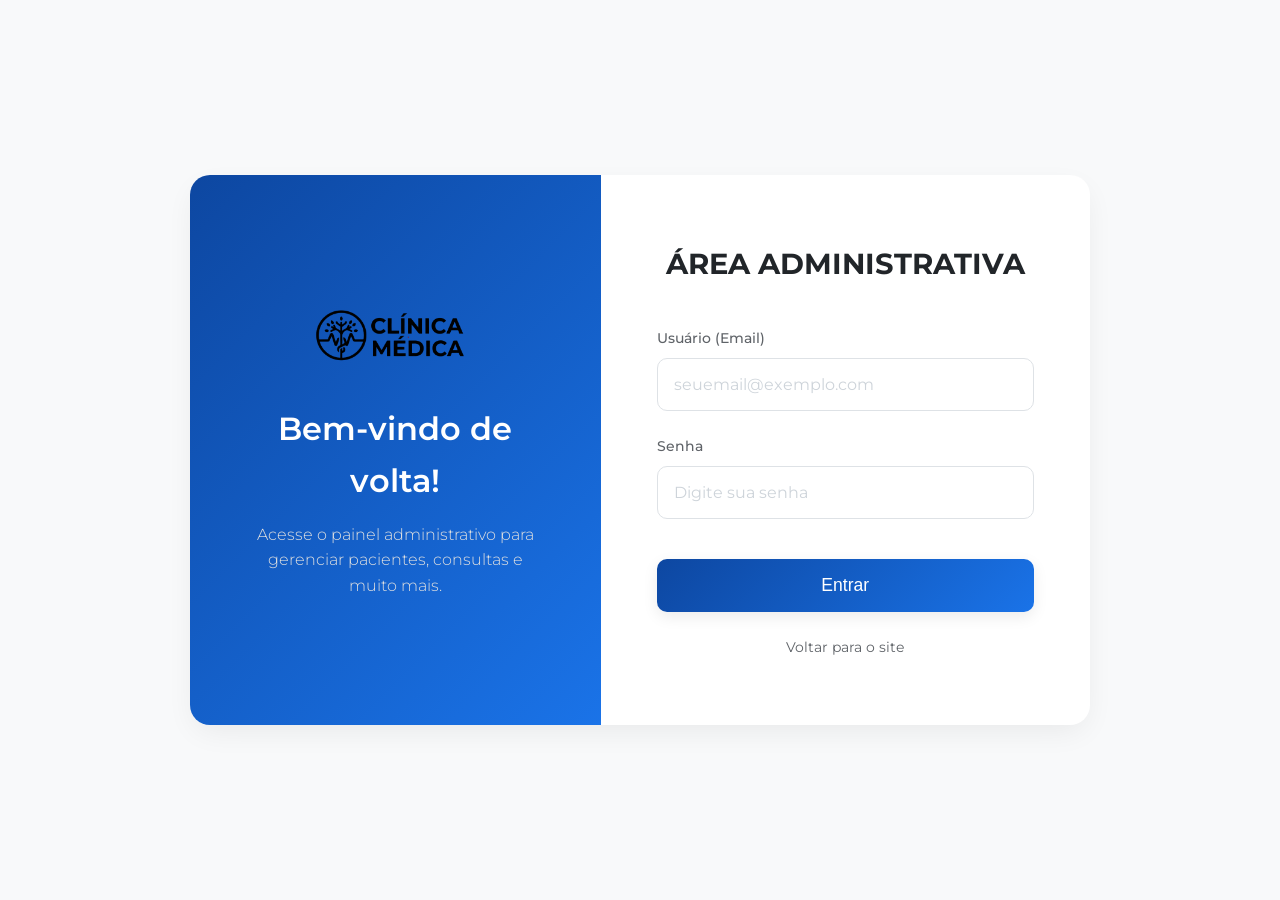
<file: clinica-medica-front/dashboard.html>
<!DOCTYPE html>
<html lang="pt-br">
<head>
    <meta charset="UTF-8">
    <meta name="viewport" content="width=device-width, initial-scale=1.0">
    <title>Dashboard - Clínica Médica</title>

    <link rel="preconnect" href="https://fonts.googleapis.com">
    <link rel="preconnect" href="https://fonts.gstatic.com" crossorigin>
    <link href="https://fonts.googleapis.com/css2?family=Montserrat:wght@300;400;500;600;700&display=swap" rel="stylesheet">

    <link rel="stylesheet" href="https://cdnjs.cloudflare.com/ajax/libs/font-awesome/6.0.0/css/all.min.css">

    <link rel="stylesheet" href="css/dashboard.css">
</head>
<body>

    <div class="dashboard-layout">

        <aside class="sidebar">
            <div class="sidebar-header">
                <img src="assets/clinica-logo.jpg" alt="Logo Clínica Médica" class="logo-img">
            </div>
            <nav class="sidebar-nav">
                <ul id="sidebarMenu">
                    </ul>
            </nav>
            <div class="sidebar-footer">
                 <button id="logoutButton" class="btn btn-logout">
                    <i class="fas fa-sign-out-alt"></i> Sair
                 </button>
            </div>
        </aside>

        <div class="main-panel">

            <header class="main-header">
                 <div class="header-content">
                    <h1 id="pageTitle">Painel de Controle</h1>
                    <div class="user-info">
                        <img src="" alt="Avatar" id="userAvatar" class="user-avatar" style="display: none;"> <span id="userName">Carregando...</span>
                    </div>
                </div>
            </header>

            <main class="content-area" id="mainContent">

                <div class="card welcome-card">
                    <h2>Bem-vindo(a), <span id="welcomeUserName">Usuário</span>!</h2>
                    <p>Utilize o menu lateral para acessar as funcionalidades disponíveis para o seu perfil.</p>
                </div>

                <div id="admin-summary" class="user-summary" style="display: none;">
                    <h3>Resumo Geral (Admin)</h3>
                    <div class="summary-grid">
                        <div class="card summary-card">
                            <i class="fas fa-users summary-icon blue"></i>
                            <div class="summary-text">
                                <h3>Total de Pacientes</h3>
                                <p>152</p>
                            </div>
                        </div>
                        <div class="card summary-card">
                             <i class="fas fa-user-tie summary-icon green"></i>
                             <div class="summary-text">
                                <h3>Funcionários Ativos</h3>
                                <p>25</p>
                             </div>
                        </div>
                        <div class="card summary-card">
                             <i class="fas fa-calendar-alt summary-icon purple"></i>
                             <div class="summary-text">
                                 <h3>Consultas Agendadas (Hoje)</h3>
                                 <p>18</p>
                             </div>
                        </div>
                    </div>
                     <div class="card">
                        <h4>Ações Rápidas (Admin)</h4>
                        <div class="actions-wrapper">
                            <a href="funcionarios.html" class="btn btn-quick-action">Gerenciar Funcionários</a>
                            <a href="perfis.html" class="btn btn-quick-action">Gerenciar Perfis</a>
                            <a href="relatorios.html" class="btn btn-quick-action">Ver Relatórios</a>
                            <a href="configuracoes.html" class="btn btn-quick-action">Configurações</a>
                        </div>
                     </div>
                </div>

                <div id="medico-summary" class="user-summary" style="display: none;">
                    <h3>Painel do Médico</h3>
                     <div class="summary-grid">
                        <div class="card summary-card">
                            <i class="fas fa-calendar-day summary-icon blue"></i>
                            <div class="summary-text">
                                <h3>Suas Consultas (Hoje)</h3>
                                <p>6</p>
                            </div>
                        </div>
                        <div class="card summary-card">
                             <i class="fas fa-file-medical summary-icon green"></i>
                             <div class="summary-text">
                                <h3>Prontuários Pendentes</h3>
                                <p>3</p>
                             </div>
                        </div>
                         <div class="card summary-card">
                             <i class="fas fa-chart-line summary-icon purple"></i>
                             <div class="summary-text">
                                 <h3>Relatórios Disponíveis</h3>
                                 <p>2</p> </div>
                        </div>
                    </div>
                    <div class="card">
                        <h4>Ações Rápidas (Médico)</h4>
                         <div class="actions-wrapper">
                            <a href="consultas.html" class="btn btn-quick-action">Ver Minha Agenda</a>
                            <a href="prontuarios.html" class="btn btn-quick-action">Acessar Prontuários</a>
                            <a href="relatorios.html" class="btn btn-quick-action">Visualizar Relatórios</a>
                            <a href="perfil_usuario.html" class="btn btn-quick-action">Editar Meu Perfil</a>
                        </div>
                     </div>
                </div>

                <div id="atendente-summary" class="user-summary" style="display: none;">
                     <h3>Painel do Atendente</h3>
                     <div class="summary-grid">
                        <div class="card summary-card">
                            <i class="fas fa-calendar-plus summary-icon blue"></i>
                            <div class="summary-text">
                                <h3>Agendamentos (Hoje)</h3>
                                <p>18</p>
                            </div>
                        </div>
                        <div class="card summary-card">
                             <i class="fas fa-user-plus summary-icon green"></i>
                             <div class="summary-text">
                                <h3>Novos Pacientes (Hoje)</h3>
                                <p>4</p>
                             </div>
                        </div>
                        <div class="card summary-card">
                             <i class="fas fa-chart-pie summary-icon purple"></i> <div class="summary-text">
                                 <h3>Relatórios de Atendimento</h3>
                                 <p>Ver</p> </div>
                        </div>
                    </div>
                     <div class="card">
                        <h4>Ações Rápidas (Atendente)</h4>
                         <div class="actions-wrapper">
                            <a href="pacientes.html" class="btn btn-quick-action">Cadastrar Paciente</a>
                            <a href="consultas.html" class="btn btn-quick-action">Agendar Consulta</a>
                            <a href="relatorios.html" class="btn btn-quick-action">Emitir Relatórios</a>
                            <a href="perfil_usuario.html" class="btn btn-quick-action">Editar Meu Perfil</a>
                        </div>
                     </div>
                </div>

            </main>

        </div>

    </div>

    <script src="https://code.jquery.com/jquery-3.7.1.min.js"></script>
    <script src="js/dashboard.js"></script>

</body>
</html>
</file>
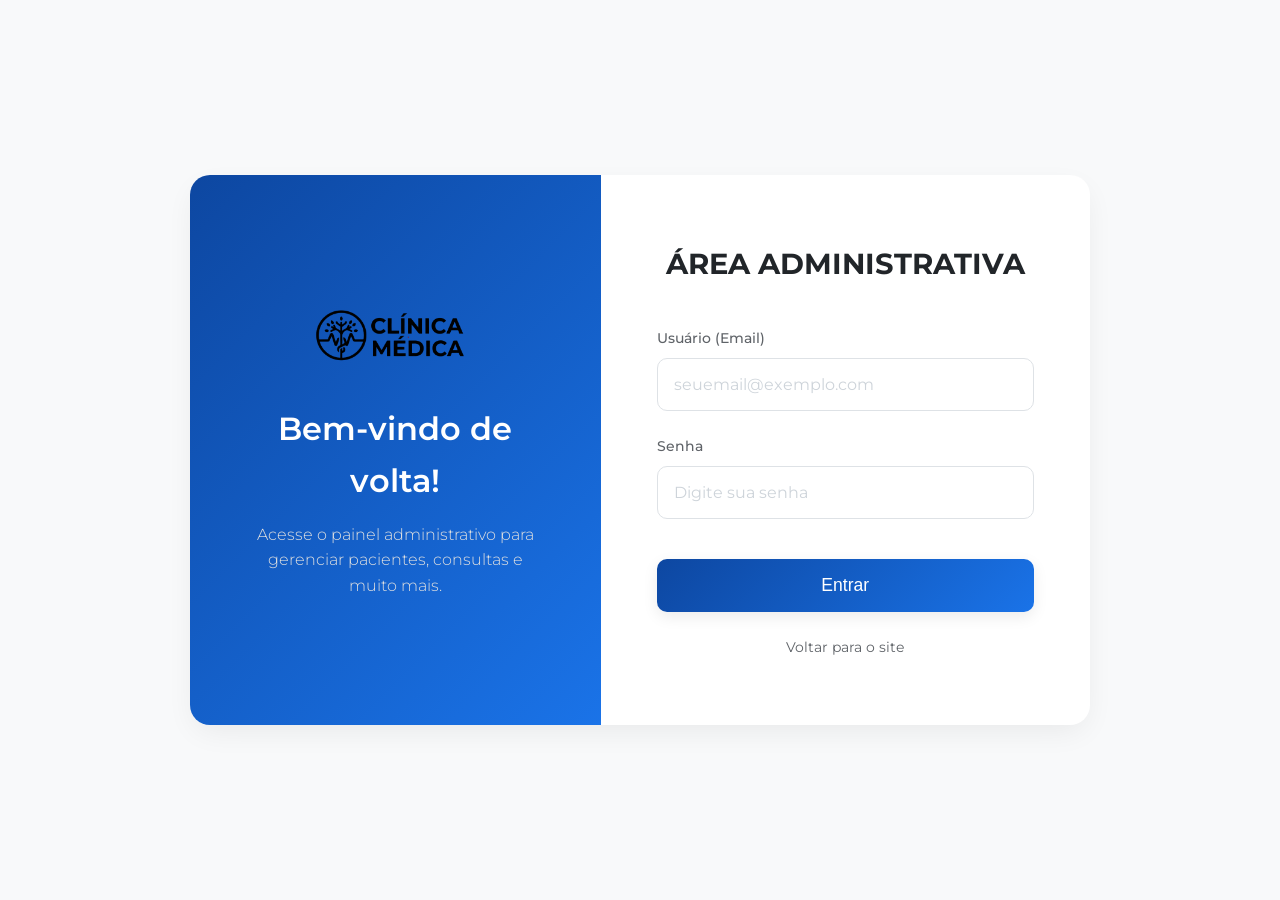
<file: clinica-medica-front/especialidades.html>
<!DOCTYPE html>
<html lang="pt-br">
<head>
    <meta charset="UTF-8">
    <meta name="viewport" content="width=device-width, initial-scale=1.0">
    <title>Especialidades - Clínica Médica</title>

    <link rel="preconnect" href="https://fonts.googleapis.com">
    <link rel="preconnect" href="https://fonts.gstatic.com" crossorigin>
    <link href="https://fonts.googleapis.com/css2?family=Montserrat:wght@300;400;500;600;700&display=swap" rel="stylesheet">
    <link rel="stylesheet" href="https://cdnjs.cloudflare.com/ajax/libs/font-awesome/6.0.0/css/all.min.css">

    <link rel="stylesheet" href="css/dashboard.css">

    <style>
        .card-header { display: flex; justify-content: space-between; align-items: center; margin-bottom: 2rem; padding-bottom: 1.5rem; border-bottom: 1px solid var(--border-color); }
        .card-header h2 { margin-bottom: 0; }
        .card-header .btn-primary { padding: 10px 18px; font-size: 0.9rem; background: var(--gradient-primary); border: none; }
        .card-header .btn-primary:hover { box-shadow: var(--shadow-hover); }
        .card-header .btn i { margin-right: 8px; }

        .table-responsive { overflow-x: auto; }
        .data-table { width: 100%; border-collapse: collapse; margin-top: 0; }
        .data-table th, .data-table td { padding: 15px; text-align: left; border-bottom: 1px solid var(--border-color); vertical-align: middle; white-space: nowrap; }
        .data-table th { background-color: var(--bg-light-gray); font-weight: 600; color: var(--text-dark); font-size: 0.8rem; text-transform: uppercase; letter-spacing: 0.5px; }
        .data-table td { color: var(--text-dark); font-size: 0.9rem; }
        .data-table tbody tr:hover { background-color: #f1f5f9; }
        .actions-col { width: 130px; text-align: center; }

        .data-table td .action-btn { background: none; border: none; padding: 6px 8px; cursor: pointer; font-size: 1rem; color: var(--text-light); transition: color 0.2s ease, transform 0.2s ease; margin: 0 4px; }
        .data-table td .action-btn:hover { transform: scale(1.1); }
        .data-table td .action-btn.edit:hover { color: var(--primary-blue); }
        .data-table td .action-btn.delete:hover { color: #dc3545; }

        /* --- ESTILOS DO MODAL (Copiado de pacientes.html) --- */
        .modal { display: none; position: fixed; z-index: 1050; left: 0; top: 0; width: 100%; height: 100%; overflow: auto; background-color: rgba(0, 0, 0, 0.55); justify-content: center; align-items: center; padding: 20px; }
        .modal-content { background-color: var(--white); margin: auto; padding: 0; border-radius: 12px; box-shadow: 0 10px 30px rgba(0, 0, 0, 0.15); position: relative; width: 90%; max-width: 650px; animation: fadeInModal 0.3s ease-out; border: 1px solid var(--border-color); }
        .modal-content.small-modal { max-width: 450px; }
        @keyframes fadeInModal { from { opacity: 0; transform: translateY(-30px); } to { opacity: 1; transform: translateY(0); } }
        .modal-header { display: flex; justify-content: space-between; align-items: center; border-bottom: 1px solid var(--border-color); padding: 20px 30px; }
        .modal-header h3 { margin-bottom: 0; font-size: 1.4rem; font-weight: 600; color: var(--dark-blue); }
        .close-btn { color: #888; font-size: 1.5rem; font-weight: bold; background: none; border: none; cursor: pointer; padding: 0; line-height: 1; opacity: 0.7; transition: opacity 0.2s ease; }
        .close-btn:hover, .close-btn:focus { color: var(--text-dark); opacity: 1; text-decoration: none; }
        .modal-body { padding: 30px; max-height: 65vh; overflow-y: auto; }
        .modal-body .form-group { margin-bottom: 1.2rem; }
        .modal-body .form-group label { font-size: 0.85rem; font-weight: 500; color: var(--text-dark); margin-bottom: 6px; display: block; }
        .modal-body .form-group input, .modal-body .form-group textarea { padding: 14px; border-radius: 8px; width: 100%; border: 1px solid var(--border-color); font-family: 'Montserrat', sans-serif; font-size: 0.95rem; }
        .modal-body .form-group input:focus, .modal-body .form-group textarea:focus { outline: none; border-color: var(--primary-blue); box-shadow: 0 0 0 3px rgba(26, 115, 232, 0.2); }
        .modal-footer { display: flex; justify-content: flex-end; gap: 12px; padding: 20px 30px; border-top: 1px solid var(--border-color); background-color: var(--bg-light-gray); border-radius: 0 0 12px 12px; }
        .modal-footer .btn-primary { background: var(--gradient-primary); border: none; color: var(--white); padding: 10px 25px; }
        .modal-footer .btn-primary:hover { box-shadow: var(--shadow-hover); }
        .modal-footer .btn-secondary { background-color: var(--white); color: var(--text-light); border: 1px solid var(--border-color); padding: 10px 25px; box-shadow: none; }
        .modal-footer .btn-secondary:hover { background-color: var(--bg-light-gray); border-color: #adb5bd; color: var(--text-dark); box-shadow: none; transform: none; }
        .modal-footer .btn-danger { background-color: #dc3545; color: var(--white); border: none; padding: 10px 25px; }
        .modal-footer .btn-danger:hover { background-color: #c82333; box-shadow: 0 4px 10px rgba(220, 53, 69, 0.3); }
        .modal-open { display: flex; }
    </style>
</head>
<body>

    <div class="dashboard-layout">

        <aside class="sidebar">
            <div class="sidebar-header">
                <img src="assets/clinica-logo.jpg" alt="Logo Clínica Médica" class="logo-img">
            </div>
            <nav class="sidebar-nav">
                <ul id="sidebarMenu"></ul>
            </nav>
            <div class="sidebar-footer">
                 <button id="logoutButton" class="btn btn-logout">
                    <i class="fas fa-sign-out-alt"></i> Sair
                 </button>
            </div>
        </aside>

        <div class="main-panel">

            <header class="main-header">
                <div class="header-content">
                    <h1 id="pageTitle">Especialidades</h1>
                    <div class="user-info">
                    <img src="" alt="Avatar" id="userAvatar" class="user-avatar" style="display: none;"> <span id="userName">Carregando...</span>
                 </div>
                </div>
            </header>

            <main class="content-area" id="mainContent">

                <div class="card">

                    <div class="card-header">
                        <h2>Gerenciar Especialidades</h2>
                        <button id="btnNovaEspecialidade" class="btn btn-primary"><i class="fas fa-plus"></i> Nova Especialidade</button>
                    </div>

                    <div class="table-responsive">
                        <table class="data-table">
                            <thead>
                                <tr>
                                    <th>Nome da Especialidade</th>
                                    <th>Descrição</th>
                                    <th>Médicos Associados</th>
                                    <th class="actions-col">Ações</th>
                                </tr>
                            </thead>
                            <tbody>
                                <tr>
                                    <td>Cardiologia</td>
                                    <td>Cuidado com o coração e sistema circulatório.</td>
                                    <td>2</td>
                                    <td class="actions-col">
                                        <button class="action-btn edit" title="Editar" data-id="1" data-nome="Cardiologia"><i class="fas fa-edit"></i></button>
                                        <button class="action-btn delete" title="Excluir" data-id="1" data-nome="Cardiologia"><i class="fas fa-trash"></i></button>
                                    </td>
                                </tr>
                                <tr>
                                    <td>Ortopedia</td>
                                    <td>Tratamento de lesões e doenças dos ossos e músculos.</td>
                                    <td>1</td>
                                    <td class="actions-col">
                                        <button class="action-btn edit" title="Editar" data-id="2" data-nome="Ortopedia"><i class="fas fa-edit"></i></button>
                                        <button class="action-btn delete" title="Excluir" data-id="2" data-nome="Ortopedia"><i class="fas fa-trash"></i></button>
                                    </td>
                                </tr>
                                <tr>
                                    <td>Pediatria</td>
                                    <td>Cuidado especializado para bebês, crianças e adolescentes.</td>
                                    <td>1</td>
                                    <td class="actions-col">
                                        <button class="action-btn edit" title="Editar" data-id="3" data-nome="Pediatria"><i class="fas fa-edit"></i></button>
                                        <button class="action-btn delete" title="Excluir" data-id="3" data-nome="Pediatria"><i class="fas fa-trash"></i></button>
                                    </td>
                                </tr>
                                 <tr>
                                    <td>Dermatologia</td>
                                    <td>Tratamento de pele, cabelo e unhas.</td>
                                    <td>0</td>
                                    <td class="actions-col">
                                        <button class="action-btn edit" title="Editar" data-id="4" data-nome="Dermatologia"><i class="fas fa-edit"></i></button>
                                        <button class="action-btn delete" title="Excluir" data-id="4" data-nome="Dermatologia"><i class="fas fa-trash"></i></button>
                                    </td>
                                </tr>
                            </tbody>
                        </table>
                    </div>

                </div>
            </main>
        </div>
    </div>

    <div id="especialidadeFormModal" class="modal">
        <div class="modal-content">
            <div class="modal-header">
                <h3 id="especialidadeFormTitle">Nova Especialidade</h3>
                <button type="button" class="close-btn" data-dismiss="modal">&times;</button>
            </div>
            <div class="modal-body">
                <form id="especialidadeForm">
                    <input type="hidden" id="especialidadeId" name="especialidadeId">
                    <div class="form-group">
                        <label for="especialidadeNome">Nome da Especialidade</label>
                        <input type="text" id="especialidadeNome" name="especialidadeNome" required>
                    </div>
                    <div class="form-group">
                        <label for="especialidadeDesc">Descrição (Opcional)</label>
                        <textarea id="especialidadeDesc" name="especialidadeDesc" rows="4" placeholder="Breve descrição da especialidade..."></textarea>
                    </div>
                </form>
            </div>
            <div class="modal-footer">
                <button type="button" class="btn btn-secondary" data-dismiss="modal">Cancelar</button>
                <button type="submit" form="especialidadeForm" class="btn btn-primary">Salvar Especialidade</button>
            </div>
        </div>
    </div>

    <div id="deleteConfirmModal" class="modal">
        <div class="modal-content small-modal">
            <div class="modal-header">
                <h3>Confirmar Exclusão</h3>
                <button type="button" class="close-btn" data-dismiss="modal">&times;</button>
            </div>
            <div class="modal-body">
                <p style="text-align: center; font-size: 1.1rem;"><i class="fas fa-exclamation-triangle" style="color: #dc3545; margin-right: 10px;"></i>Tem certeza?</p>
                <p>Você realmente deseja excluir a especialidade <strong id="deleteEspecialidadeName" style="color: var(--text-dark);"></strong>?</p>
                <p style="font-size: 0.9rem; color: var(--text-light);">Esta ação não pode ser desfeita.</p>
            </div>
            <div class="modal-footer">
                <button type="button" class="btn btn-secondary" data-dismiss="modal">Cancelar</button>
                <button type="button" id="confirmDeleteBtn" class="btn btn-danger">Excluir</button>
            </div>
        </div>
    </div>

    <script src="https://code.jquery.com/jquery-3.7.1.min.js"></script>
    <script src="js/dashboard.js"></script>

    <script>
        $(document).ready(function() {
            
            // --- LÓGICA DOS MODAIS ---
            const especialidadeFormModal = $('#especialidadeFormModal');
            const deleteConfirmModal = $('#deleteConfirmModal');
            
            // Dados fictícios para edição
            const descricoesFicticias = {
                1: "Cuidado com o coração e sistema circulatório.",
                2: "Tratamento de lesões e doenças dos ossos e músculos.",
                3: "Cuidado especializado para bebês, crianças e adolescentes.",
                4: "Tratamento de pele, cabelo e unhas."
            };

            // Abrir Novo
            $('#btnNovaEspecialidade').on('click', function() {
                $('#especialidadeFormTitle').text('Nova Especialidade');
                $('#especialidadeForm')[0].reset();
                $('#especialidadeId').val('');
                especialidadeFormModal.addClass('modal-open');
            });

            // Abrir Editar
            $('.data-table').on('click', '.action-btn.edit', function() {
                const especialidadeId = $(this).data('id');
                const especialidadeNome = $(this).data('nome');
                
                $('#especialidadeFormTitle').text('Editar Especialidade');
                $('#especialidadeId').val(especialidadeId);
                
                // Preenchimento fictício...
                $('#especialidadeNome').val(especialidadeNome);
                $('#especialidadeDesc').val(descricoesFicticias[especialidadeId] || '');
                
                especialidadeFormModal.addClass('modal-open');
            });

             // Abrir Confirmar Exclusão
            $('.data-table').on('click', '.action-btn.delete', function() {
                const especialidadeId = $(this).data('id');
                const especialidadeNome = $(this).data('nome');
                
                $('#deleteEspecialidadeName').text(especialidadeNome);
                $('#confirmDeleteBtn').data('id', especialidadeId);
                deleteConfirmModal.addClass('modal-open');
            });

            // Fechar Modais
            $('.close-btn, [data-dismiss="modal"]').on('click', function() {
                $(this).closest('.modal').removeClass('modal-open');
            });
            $('.modal').on('click', function(event) {
                if ($(event.target).hasClass('modal')) $(this).removeClass('modal-open');
            });

            // Submits Fictícios
            $('#especialidadeForm').on('submit', function(event) {
                event.preventDefault();
                const especialidadeId = $('#especialidadeId').val();
                if (especialidadeId) { alert('Especialidade (ID: ' + especialidadeId + ') "atualizada"! (Simulação)'); }
                else { alert('Nova especialidade "salva"! (Simulação)'); }
                especialidadeFormModal.removeClass('modal-open');
            });
            
            $('#confirmDeleteBtn').on('click', function() {
                 const especialidadeId = $(this).data('id');
                 alert('Especialidade (ID: ' + especialidadeId + ') "excluída"! (Simulação)');
                 deleteConfirmModal.removeClass('modal-open');
            });

        }); // Fim do document ready
    </script>

</body>
</html>
</file>
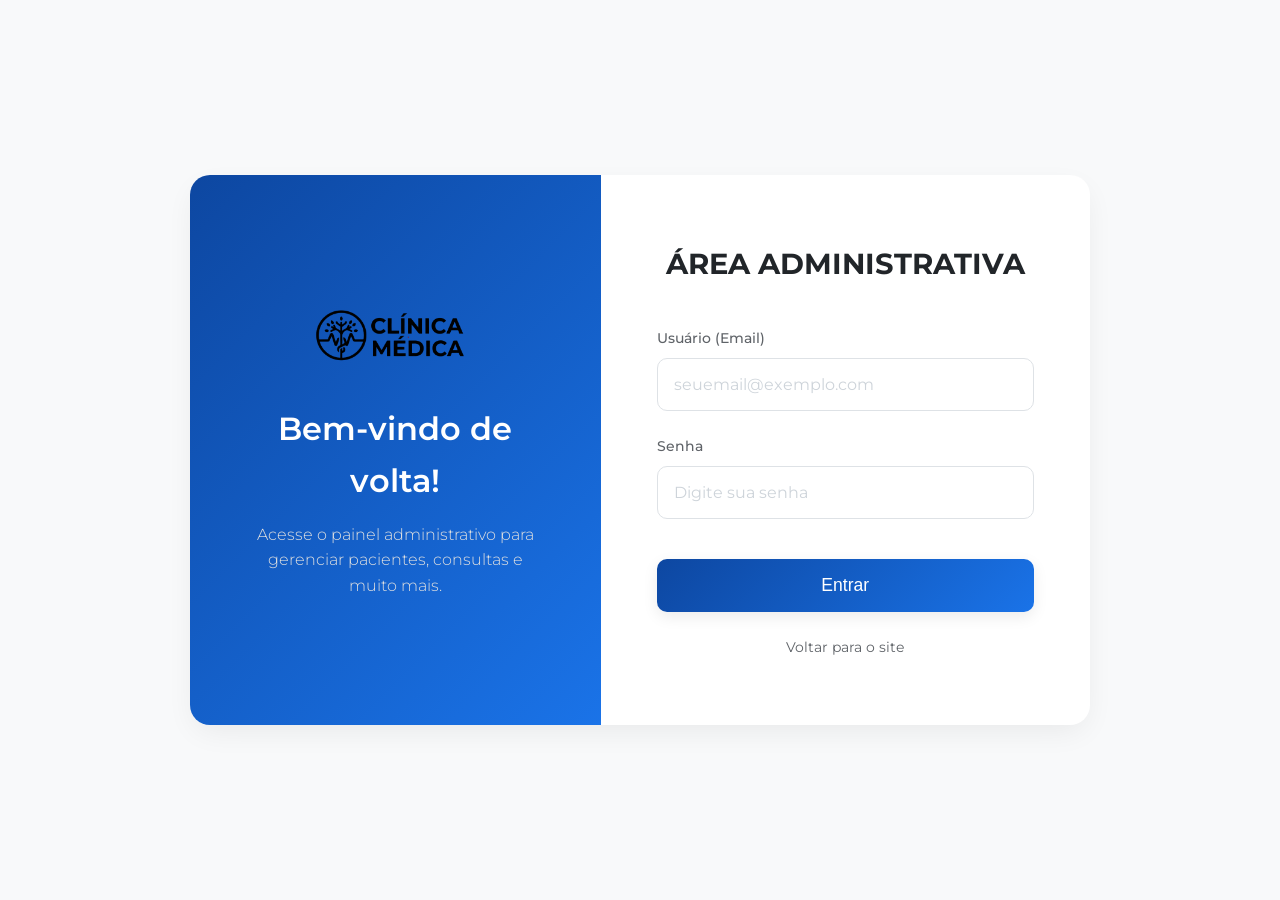
<file: clinica-medica-front/funcionarios.html>
<!DOCTYPE html>
<html lang="pt-br">
<head>
    <meta charset="UTF-8">
    <meta name="viewport" content="width=device-width, initial-scale-1.0">
    <title>Funcionários - Clínica Médica</title>

    <link rel="preconnect" href="https://fonts.googleapis.com">
    <link rel="preconnect" href="https://fonts.gstatic.com" crossorigin>
    <link href="https://fonts.googleapis.com/css2?family=Montserrat:wght@300;400;500;600;700&display=swap" rel="stylesheet">
    <link rel="stylesheet" href="https://cdnjs.cloudflare.com/ajax/libs/font-awesome/6.0.0/css/all.min.css">

    <link rel="stylesheet" href="css/dashboard.css">

    <style>
        .card-header { display: flex; justify-content: space-between; align-items: center; margin-bottom: 2rem; padding-bottom: 1.5rem; border-bottom: 1px solid var(--border-color); }
        .card-header h2 { margin-bottom: 0; }
        .card-header .btn-primary { padding: 10px 18px; font-size: 0.9rem; background: var(--gradient-primary); border: none; }
        .card-header .btn-primary:hover { box-shadow: var(--shadow-hover); }
        .card-header .btn i { margin-right: 8px; }

        .filters { display: flex; flex-wrap: wrap; gap: 1.5rem; margin-bottom: 2.5rem; padding: 20px; background-color: var(--bg-light-gray); border-radius: 8px; border: 1px solid var(--border-color); }
        .filters .form-group { margin-bottom: 0; flex-grow: 1; min-width: 220px; }
        .filters .form-group label { font-size: 0.8rem; font-weight: 500; margin-bottom: 5px; color: var(--text-dark); }
        .filters .form-group input, .filters .form-group select { padding: 12px; font-size: 0.9rem; border-radius: 6px; width: 100%; border: 1px solid var(--border-color); font-family: 'Montserrat', sans-serif;}
        .filters .btn-filter { align-self: flex-end; padding: 11px 20px; font-size: 0.9rem; background-color: var(--text-light); color: var(--white); border: none; }
        .filters .btn-filter:hover { background-color: var(--text-dark); box-shadow: 0 4px 10px rgba(0,0,0,0.2); transform: translateY(-2px); }
        .filters .btn i { margin-right: 5px; }

        .table-responsive { overflow-x: auto; }
        .data-table { width: 100%; border-collapse: collapse; margin-top: 0; }
        .data-table th, .data-table td { padding: 15px; text-align: left; border-bottom: 1px solid var(--border-color); vertical-align: middle; white-space: nowrap; }
        .data-table th { background-color: var(--bg-light-gray); font-weight: 600; color: var(--text-dark); font-size: 0.8rem; text-transform: uppercase; letter-spacing: 0.5px; }
        .data-table td { color: var(--text-dark); font-size: 0.9rem; }
        .data-table tbody tr:hover { background-color: #f1f5f9; }
        .photo-col { width: 60px; text-align: center; padding-left: 10px; padding-right: 10px; }
        .actions-col { width: 130px; text-align: center; }

        .table-photo-placeholder { width: 45px; height: 45px; background-color: #e9ecef; border-radius: 50%; display: flex; align-items: center; justify-content: center; overflow: hidden; border: 1px solid #ced4da; margin: 0 auto; }
        .table-photo-placeholder img { width: 100%; height: 100%; object-fit: cover; }
        .table-photo-placeholder i.default-icon { color: #adb5bd; font-size: 1.5rem; }

        .data-table td .action-btn { background: none; border: none; padding: 6px 8px; cursor: pointer; font-size: 1rem; color: var(--text-light); transition: color 0.2s ease, transform 0.2s ease; margin: 0 4px; }
        .data-table td .action-btn:hover { transform: scale(1.1); }
        .data-table td .action-btn.edit:hover { color: var(--primary-blue); }
        .data-table td .action-btn.delete:hover { color: #dc3545; }

        /* --- ESTILOS DO MODAL (Copiado de pacientes.html) --- */
        .modal { display: none; position: fixed; z-index: 1050; left: 0; top: 0; width: 100%; height: 100%; overflow: auto; background-color: rgba(0, 0, 0, 0.55); justify-content: center; align-items: center; padding: 20px; }
        .modal-content { background-color: var(--white); margin: auto; padding: 0; border-radius: 12px; box-shadow: 0 10px 30px rgba(0, 0, 0, 0.15); position: relative; width: 90%; max-width: 650px; animation: fadeInModal 0.3s ease-out; border: 1px solid var(--border-color); }
        .modal-content.small-modal { max-width: 450px; }
        @keyframes fadeInModal { from { opacity: 0; transform: translateY(-30px); } to { opacity: 1; transform: translateY(0); } }
        .modal-header { display: flex; justify-content: space-between; align-items: center; border-bottom: 1px solid var(--border-color); padding: 20px 30px; }
        .modal-header h3 { margin-bottom: 0; font-size: 1.4rem; font-weight: 600; color: var(--dark-blue); }
        .close-btn { color: #888; font-size: 1.5rem; font-weight: bold; background: none; border: none; cursor: pointer; padding: 0; line-height: 1; opacity: 0.7; transition: opacity 0.2s ease; }
        .close-btn:hover, .close-btn:focus { color: var(--text-dark); opacity: 1; text-decoration: none; }
        .modal-body { padding: 30px; max-height: 65vh; overflow-y: auto; }
        .modal-body .form-group { margin-bottom: 1.2rem; }
        .modal-body .form-group label { font-size: 0.85rem; font-weight: 500; color: var(--text-dark); margin-bottom: 6px; display: block; }
        .modal-body .form-group input, .modal-body .form-group select { padding: 14px; border-radius: 8px; width: 100%; border: 1px solid var(--border-color); font-family: 'Montserrat', sans-serif; font-size: 0.95rem; }
        .modal-body .form-group input:focus, .modal-body .form-group select:focus { outline: none; border-color: var(--primary-blue); box-shadow: 0 0 0 3px rgba(26, 115, 232, 0.2); }
        .modal-body .form-row { display: grid; grid-template-columns: repeat(auto-fit, minmax(200px, 1fr)); gap: 1rem; }
        .modal-footer { display: flex; justify-content: flex-end; gap: 12px; padding: 20px 30px; border-top: 1px solid var(--border-color); background-color: var(--bg-light-gray); border-radius: 0 0 12px 12px; }
        .modal-footer .btn-primary { background: var(--gradient-primary); border: none; color: var(--white); padding: 10px 25px; }
        .modal-footer .btn-primary:hover { box-shadow: var(--shadow-hover); }
        .modal-footer .btn-secondary { background-color: var(--white); color: var(--text-light); border: 1px solid var(--border-color); padding: 10px 25px; box-shadow: none; }
        .modal-footer .btn-secondary:hover { background-color: var(--bg-light-gray); border-color: #adb5bd; color: var(--text-dark); box-shadow: none; transform: none; }
        .modal-footer .btn-danger { background-color: #dc3545; color: var(--white); border: none; padding: 10px 25px; }
        .modal-footer .btn-danger:hover { background-color: #c82333; box-shadow: 0 4px 10px rgba(220, 53, 69, 0.3); }
        .modal-open { display: flex; }

        @media (max-width: 768px) {
            .card-header { flex-direction: column; align-items: flex-start; gap: 1rem; }
            .filters { flex-direction: column; gap: 1rem; }
            .data-table th:nth-child(3), .data-table td:nth-child(3) { display: none; } /* Esconde email */
            .modal-body .form-row { grid-template-columns: 1fr; }
        }
    </style>
</head>
<body>

    <div class="dashboard-layout">

        <aside class="sidebar">
            <div class="sidebar-header">
                <img src="assets/clinica-logo.jpg" alt="Logo Clínica Médica" class="logo-img">
            </div>
            <nav class="sidebar-nav">
                <ul id="sidebarMenu"></ul>
            </nav>
            <div class="sidebar-footer">
                 <button id="logoutButton" class="btn btn-logout">
                    <i class="fas fa-sign-out-alt"></i> Sair
                 </button>
            </div>
        </aside>

        <div class="main-panel">

            <header class="main-header">
                <div class="header-content">
                    <h1 id="pageTitle">Funcionários</h1>
                    <div class="user-info">
                    <img src="" alt="Avatar" id="userAvatar" class="user-avatar" style="display: none;"> <span id="userName">Carregando...</span>
                 </div>
                </div>
            </header>

            <main class="content-area" id="mainContent">

                <div class="card">

                    <div class="card-header">
                        <h2>Gerenciar Funcionários</h2>
                        <button id="btnNovoFuncionario" class="btn btn-primary"><i class="fas fa-user-plus"></i> Novo Funcionário</button>
                    </div>

                    <div class="filters">
                        <div class="form-group">
                            <label for="filterName">Filtrar por Nome:</label>
                            <input type="text" id="filterName" placeholder="Digite o nome...">
                        </div>
                        <div class="form-group">
                            <label for="filterRole">Filtrar por Cargo:</label>
                            <select id="filterRole">
                                <option value="">Todos</option>
                                <option value="admin">Admin</option>
                                <option value="medico">Médico</option>
                                <option value="atendente">Atendente</option>
                            </select>
                        </div>
                        <button class="btn btn-secondary btn-filter"><i class="fas fa-search"></i> Filtrar</button>
                    </div>

                    <div class="table-responsive">
                        <table class="data-table">
                            <thead>
                                <tr>
                                    <th class="photo-col">Foto</th>
                                    <th>Nome Completo</th>
                                    <th>Email (Login)</th>
                                    <th>Cargo</th>
                                    <th class="actions-col">Ações</th>
                                </tr>
                            </thead>
                            <tbody>
                                <tr>
                                    <td class="photo-col"><div class="table-photo-placeholder"><img src="assets/avatar-admin.jpg" alt="Foto Admin"></div></td>
                                    <td>Administrador</td>
                                    <td>admin@clinica.com</td>
                                    <td>Admin</td>
                                    <td class="actions-col">
                                        <button class="action-btn edit" title="Editar" data-id="1" data-nome="Administrador"><i class="fas fa-edit"></i></button>
                                        <button class="action-btn delete" title="Excluir" data-id="1" data-nome="Administrador"><i class="fas fa-trash"></i></button>
                                    </td>
                                </tr>
                                <tr>
                                    <td class="photo-col"><div class="table-photo-placeholder"><img src="assets/avatar-medico.jpg" alt="Foto Dr. João"></div></td>
                                    <td>Dr. João Silva</td>
                                    <td>medico@clinica.com</td>
                                    <td>Médico</td>
                                    <td class="actions-col">
                                        <button class="action-btn edit" title="Editar" data-id="2" data-nome="Dr. João Silva"><i class="fas fa-edit"></i></button>
                                        <button class="action-btn delete" title="Excluir" data-id="2" data-nome="Dr. João Silva"><i class="fas fa-trash"></i></button>
                                    </td>
                                </tr>
                                <tr>
                                    <td class="photo-col"><div class="table-photo-placeholder"><img src="assets/avatar-atendente.jpg" alt="Foto Maria"></i></div></td>
                                    <td>Maria Oliveira</td>
                                    <td>atendente@clinica.com</td>
                                    <td>Atendente</td>
                                    <td class="actions-col">
                                        <button class="action-btn edit" title="Editar" data-id="3" data-nome="Maria Oliveira"><i class="fas fa-edit"></i></button>
                                        <button class="action-btn delete" title="Excluir" data-id="3" data-nome="Maria Oliveira"><i class="fas fa-trash"></i></button>
                                    </td>
                                </tr>
                                 <tr>
                                    <td class="photo-col"><div class="table-photo-placeholder"><i class="fas fa-user default-icon"></i></div></td>
                                    <td>Dra. Maria Souza</td>
                                    <td>maria.souza@clinica.com</td>
                                    <td>Médico</td>
                                    <td class="actions-col">
                                        <button class="action-btn edit" title="Editar" data-id="4" data-nome="Dra. Maria Souza"><i class="fas fa-edit"></i></button>
                                        <button class="action-btn delete" title="Excluir" data-id="4" data-nome="Dra. Maria Souza"><i class="fas fa-trash"></i></button>
                                    </td>
                                </tr>
                            </tbody>
                        </table>
                    </div>

                </div>
            </main>
        </div>
    </div>

    <div id="funcionarioFormModal" class="modal">
        <div class="modal-content">
            <div class="modal-header">
                <h3 id="funcionarioFormTitle">Novo Funcionário</h3>
                <button type="button" class="close-btn" data-dismiss="modal">&times;</button>
            </div>
            <div class="modal-body">
                <form id="funcionarioForm">
                    <input type="hidden" id="funcionarioId" name="funcionarioId">
                    <div class="form-row">
                        <div class="form-group">
                            <label for="funcName">Nome Completo</label>
                            <input type="text" id="funcName" name="funcName" required>
                        </div>
                        <div class="form-group">
                            <label for="funcRole">Cargo / Perfil</label>
                            <select id="funcRole" name="funcRole" required>
                                <option value="">Selecione...</option>
                                <option value="admin">Admin</option>
                                <option value="medico">Médico</option>
                                <option value="atendente">Atendente</option>
                            </select>
                        </div>
                    </div>
                    <div class="form-group">
                        <label for="funcEmail">Email (Será usado para login)</label>
                        <input type="email" id="funcEmail" name="funcEmail" required placeholder="email@clinica.com">
                    </div>
                    <div class="form-row">
                        <div class="form-group">
                            <label for="funcPassword">Senha (Mín. 6 caracteres)</label>
                            <input type="password" id="funcPassword" name="funcPassword" placeholder="Deixe em branco para não alterar">
                        </div>
                        <div class="form-group">
                            <label for="funcPhone">Telefone (Opcional)</label>
                            <input type="tel" id="funcPhone" name="funcPhone" placeholder="(XX) XXXXX-XXXX">
                        </div>
                    </div>
                </form>
            </div>
            <div class="modal-footer">
                <button type="button" class="btn btn-secondary" data-dismiss="modal">Cancelar</button>
                <button type="submit" form="funcionarioForm" class="btn btn-primary">Salvar Funcionário</button>
            </div>
        </div>
    </div>

    <div id="deleteConfirmModal" class="modal">
        <div class="modal-content small-modal">
            <div class="modal-header">
                <h3>Confirmar Exclusão</h3>
                <button type="button" class="close-btn" data-dismiss="modal">&times;</button>
            </div>
            <div class="modal-body">
                <p style="text-align: center; font-size: 1.1rem;"><i class="fas fa-exclamation-triangle" style="color: #dc3545; margin-right: 10px;"></i>Tem certeza?</p>
                <p>Você realmente deseja excluir o funcionário <strong id="deleteFuncName" style="color: var(--text-dark);"></strong>?</p>
                <p style="font-size: 0.9rem; color: var(--text-light);">Esta ação não pode ser desfeita.</p>
            </div>
            <div class="modal-footer">
                <button type="button" class="btn btn-secondary" data-dismiss="modal">Cancelar</button>
                <button type="button" id="confirmDeleteBtn" class="btn btn-danger">Excluir</button>
            </div>
        </div>
    </div>

    <script src="https://code.jquery.com/jquery-3.7.1.min.js"></script>
    <script src="js/dashboard.js"></script>

    <script>
        $(document).ready(function() {
            
            // --- LÓGICA DOS MODAIS (Baseada em pacientes.html) ---
            const funcionarioFormModal = $('#funcionarioFormModal');
            const deleteConfirmModal = $('#deleteConfirmModal');

            // Abrir Novo
            $('#btnNovoFuncionario').on('click', function() {
                $('#funcionarioFormTitle').text('Novo Funcionário');
                $('#funcionarioForm')[0].reset();
                $('#funcionarioId').val('');
                $('#funcPassword').attr('placeholder', 'Mín. 6 caracteres (Obrigatório)');
                funcionarioFormModal.addClass('modal-open');
            });

            // Abrir Editar
            $('.data-table').on('click', '.action-btn.edit', function() {
                const funcId = $(this).data('id');
                const funcName = $(this).data('nome');
                
                $('#funcionarioFormTitle').text('Editar Funcionário');
                $('#funcionarioId').val(funcId);
                $('#funcPassword').attr('placeholder', 'Deixe em branco para não alterar');

                // Preenchimento fictício...
                $('#funcName').val(funcName);
                
                if(funcId == 1) { // Admin
                    $('#funcEmail').val('admin@clinica.com');
                    $('#funcRole').val('admin');
                    $('#funcPhone').val('(34) 99999-1111');
                } else if (funcId == 2) { // Medico
                    $('#funcEmail').val('medico@clinica.com');
                    $('#funcRole').val('medico');
                    $('#funcPhone').val('(34) 98888-2222');
                } else { // Atendente
                    $('#funcEmail').val('atendente@clinica.com');
                    $('#funcRole').val('atendente');
                    $('#funcPhone').val('(34) 97777-3333');
                }
                
                funcionarioFormModal.addClass('modal-open');
            });

            $('.data-table').on('click', '.action-btn.delete', function() {
                const funcId = $(this).data('id');
                const funcName = $(this).data('nome');
                
                // Não deixar excluir o admin@clinica.com (ID 1)
                if (funcId == 1) {
                    alert('Não é possível excluir o usuário Administrador principal.');
                    return;
                }
                
                $('#deleteFuncName').text(funcName);
                $('#confirmDeleteBtn').data('id', funcId);
                deleteConfirmModal.addClass('modal-open');
            });

            $('.close-btn, [data-dismiss="modal"]').on('click', function() {
                $(this).closest('.modal').removeClass('modal-open');
            });
            $('.modal').on('click', function(event) {
                if ($(event.target).hasClass('modal')) $(this).removeClass('modal-open');
            });

            $('#funcionarioForm').on('submit', function(event) {
                event.preventDefault();
                const funcId = $('#funcionarioId').val();
                if (funcId) { alert('Funcionário (ID: ' + funcId + ') "atualizado"! (Simulação)'); }
                else { alert('Novo funcionário "salvo"! (Simulação)'); }
                funcionarioFormModal.removeClass('modal-open');
            });
            
            $('#confirmDeleteBtn').on('click', function() {
                 const funcId = $(this).data('id');
                 alert('Funcionário (ID: ' + funcId + ') "excluído"! (Simulação)');
                 deleteConfirmModal.removeClass('modal-open');
            });

        });
    </script>

</body>
</html>
</file>
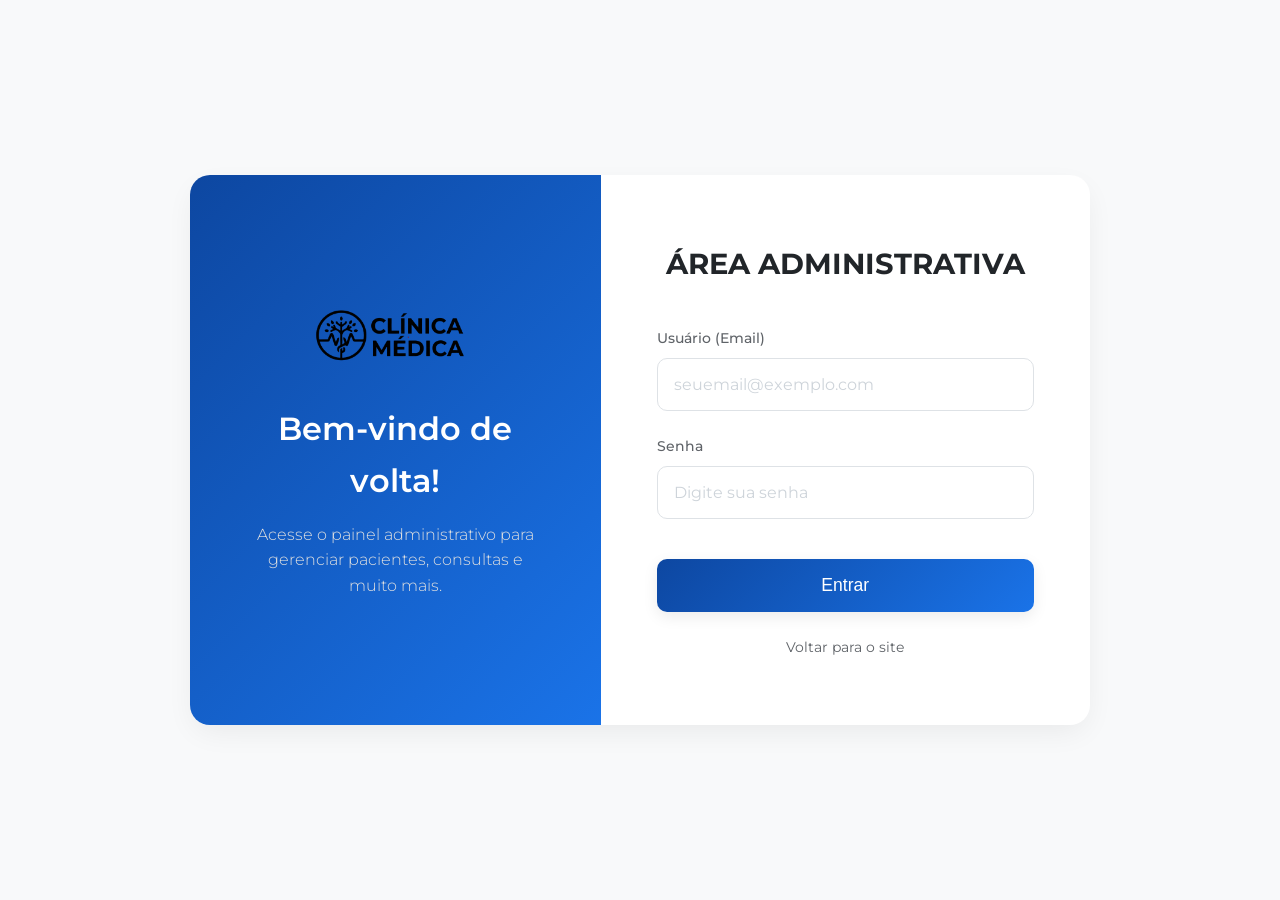
<file: clinica-medica-front/login.html>
<!DOCTYPE html>
<html lang="pt-br">
<head>
    <meta charset="UTF-8">
    <meta name="viewport" content="width=device-width, initial-scale=1.0">
    <title>Login - Área Administrativa</title>

    <link rel="preconnect" href="https://fonts.googleapis.com">
    <link rel="preconnect" href="https://fonts.gstatic.com" crossorigin>
    <link href="https://fonts.googleapis.com/css2?family=Montserrat:wght@300;400;500;600;700&display=swap" rel="stylesheet">
    
    <link rel="stylesheet" href="css/login.css">
</head>
<body>

    <div class="login-container">
        
        <div class="login-info">
            <img src="assets/clinica-logo.jpg" alt="Logo Clínica Médica" class="logo-img">
            <h1>Bem-vindo de volta!</h1>
            <p>Acesse o painel administrativo para gerenciar pacientes, consultas e muito mais.</p>
        </div>
        
        <div class="login-form-wrapper">
            <h2>ÁREA ADMINISTRATIVA</h2>
            
            <form id="loginForm">
                <div class="form-group">
                    <label for="username">Usuário (Email)</label>
                    <input type="text" id="username" name="username" required placeholder="seuemail@exemplo.com">
                </div>
                <div class="form-group">
                    <label for="password">Senha</label>
                    <input type="password" id="password" name="password" required placeholder="Digite sua senha">
                </div>

                <div id="errorMessage" class="error-message" style="display: none;"></div>

                <button type="submit" class="btn btn-login">Entrar</button>
            </form>

            <a href="index.html" class="back-link">Voltar para o site</a>
        </div>

    </div>

    <script src="https://code.jquery.com/jquery-3.7.1.min.js"></script>
    <script src="js/login.js"></script>

</body>
</html>
</file>
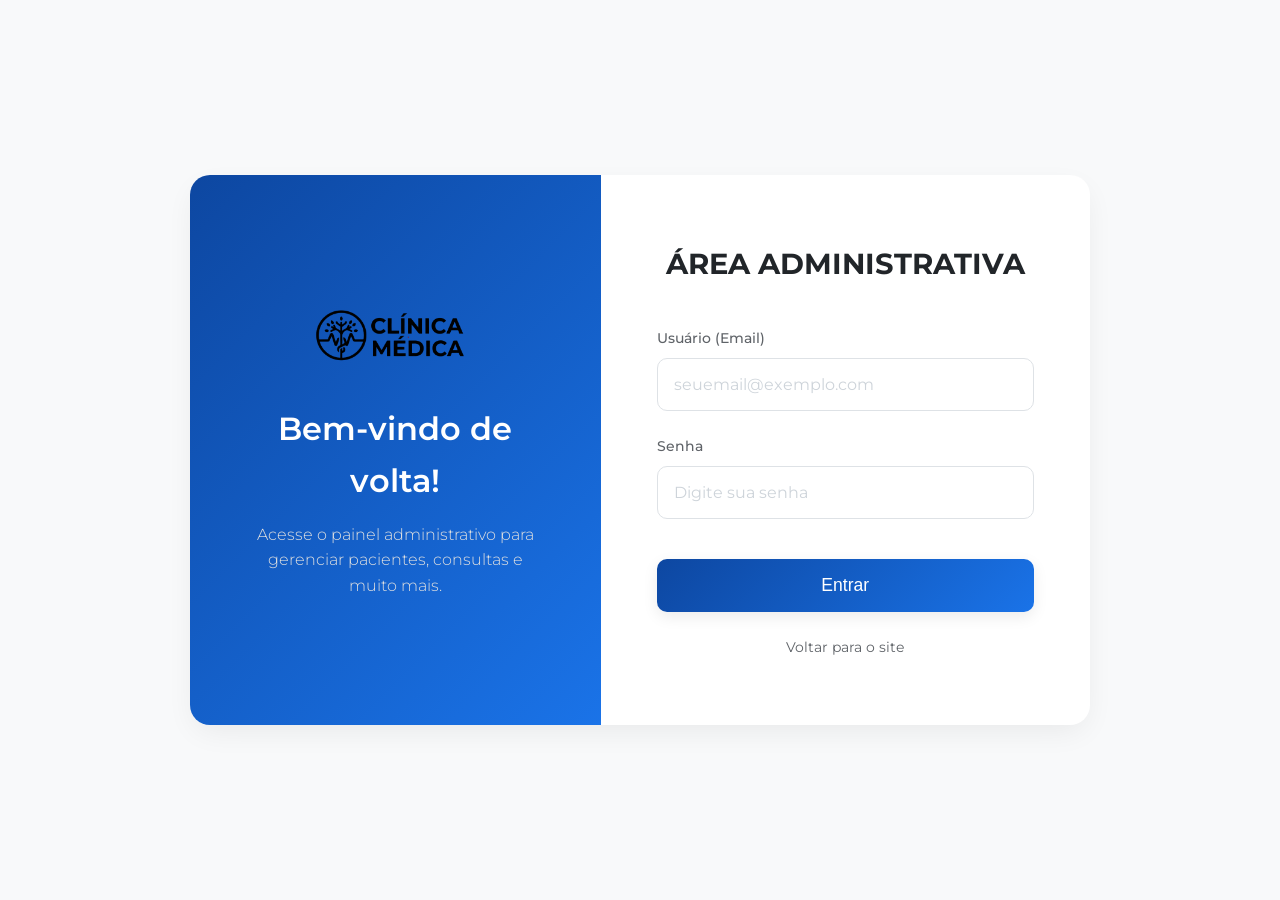
<file: clinica-medica-front/pacientes.html>
<!DOCTYPE html>
<html lang="pt-br">
<head>
    <meta charset="UTF-8">
    <meta name="viewport" content="width=device-width, initial-scale-1.0">
    <title>Gerenciar Pacientes - Clínica Médica</title>

    <link rel="preconnect" href="https://fonts.googleapis.com">
    <link rel="preconnect" href="https://fonts.gstatic.com" crossorigin>
    <link href="https://fonts.googleapis.com/css2?family=Montserrat:wght@300;400;500;600;700&display=swap" rel="stylesheet">

    <link rel="stylesheet" href="https://cdnjs.cloudflare.com/ajax/libs/font-awesome/6.0.0/css/all.min.css">

    <link rel="stylesheet" href="css/dashboard.css">

    <style>
        .card-header { display: flex; justify-content: space-between; align-items: center; margin-bottom: 2rem; padding-bottom: 1.5rem; border-bottom: 1px solid var(--border-color); }
         .card-header h2 { margin-bottom: 0; }
          .card-header .btn-primary { padding: 10px 18px; font-size: 0.9rem; background: var(--gradient-primary); border: none; }
           .card-header .btn-primary:hover { box-shadow: var(--shadow-hover); }
          .card-header .btn i { margin-right: 8px; }

        .filters { display: flex; flex-wrap: wrap; gap: 1.5rem; margin-bottom: 2.5rem; padding: 20px; background-color: var(--bg-light-gray); border-radius: 8px; border: 1px solid var(--border-color); }
        .filters .form-group { margin-bottom: 0; flex-grow: 1; min-width: 220px; }
        .filters .form-group label { font-size: 0.8rem; font-weight: 500; margin-bottom: 5px; color: var(--text-dark); }
        .filters .form-group input { padding: 12px; font-size: 0.9rem; border-radius: 6px; }
        .filters .btn-filter { align-self: flex-end; padding: 11px 20px; font-size: 0.9rem; background-color: var(--text-light); color: var(--white); border: none; }
         .filters .btn-filter:hover { background-color: var(--text-dark); box-shadow: 0 4px 10px rgba(0,0,0,0.2); transform: translateY(-2px); }
         .filters .btn i { margin-right: 5px; }

        .table-responsive { overflow-x: auto; }
        .data-table { width: 100%; border-collapse: collapse; margin-top: 0; }
        .data-table th, .data-table td { padding: 15px; text-align: left; border-bottom: 1px solid var(--border-color); vertical-align: middle; white-space: nowrap; }
        .data-table th { background-color: var(--bg-light-gray); font-weight: 600; color: var(--text-dark); font-size: 0.8rem; text-transform: uppercase; letter-spacing: 0.5px; }
        .data-table td { color: var(--text-dark); font-size: 0.9rem; }
        .data-table tbody tr:hover { background-color: #f1f5f9; }
         .photo-col { width: 60px; text-align: center; padding-left: 10px; padding-right: 10px; }
         .actions-col { width: 130px; text-align: center; }

        .table-photo-placeholder { width: 45px; height: 45px; background-color: #e9ecef; border-radius: 50%; display: flex; align-items: center; justify-content: center; overflow: hidden; border: 1px solid #ced4da; margin: 0 auto; }
        .table-photo-placeholder img { width: 100%; height: 100%; object-fit: cover; }
         .table-photo-placeholder i.default-icon { color: #adb5bd; font-size: 1.5rem; }

        .data-table td .action-btn { background: none; border: none; padding: 6px 8px; cursor: pointer; font-size: 1rem; color: var(--text-light); transition: color 0.2s ease, transform 0.2s ease; margin: 0 4px; }
        .data-table td .action-btn:hover { transform: scale(1.1); }
        .data-table td .action-btn.edit:hover { color: var(--primary-blue); }
        .data-table td .action-btn.delete:hover { color: #dc3545; }
        .data-table td .action-btn.details:hover { color: #6f42c1; }

        .pagination { margin-top: 2rem; padding-top: 1.5rem; border-top: 1px solid var(--border-color); display: flex; justify-content: flex-end; align-items: center; font-size: 0.9rem; color: var(--text-light); }
        .pagination span { margin-right: 15px; }
        .pagination button { background-color: var(--white); border: 1px solid var(--border-color); padding: 6px 12px; margin-left: 5px; border-radius: 6px; cursor: pointer; transition: all 0.2s ease; color: var(--primary-blue); font-weight: 500; }
        .pagination button:hover:not(:disabled) { background-color: var(--primary-blue); color: var(--white); border-color: var(--primary-blue); }
        .pagination button:disabled { color: #ced4da; cursor: not-allowed; background-color: #e9ecef; border-color: #dee2e6; }

         /* --- ESTILOS DO MODAL (REFINADOS - v2.1) --- */
        .modal { display: none; position: fixed; z-index: 1050; left: 0; top: 0; width: 100%; height: 100%; overflow: auto; background-color: rgba(0, 0, 0, 0.55); justify-content: center; align-items: center; padding: 20px; }
        .modal-content { background-color: var(--white); margin: auto; padding: 0; border-radius: 12px; box-shadow: 0 10px 30px rgba(0, 0, 0, 0.15); position: relative; width: 90%; max-width: 650px; animation: fadeInModal 0.3s ease-out; border: 1px solid var(--border-color); }
        .modal-content.small-modal { max-width: 450px; }
        @keyframes fadeInModal { from { opacity: 0; transform: translateY(-30px); } to { opacity: 1; transform: translateY(0); } }
        .modal-header { display: flex; justify-content: space-between; align-items: center; border-bottom: 1px solid var(--border-color); padding: 20px 30px; }
        .modal-header h3 { margin-bottom: 0; font-size: 1.4rem; font-weight: 600; color: var(--dark-blue); }
        .close-btn { color: #888; font-size: 1.5rem; font-weight: bold; background: none; border: none; cursor: pointer; padding: 0; line-height: 1; opacity: 0.7; transition: opacity 0.2s ease; }
        .close-btn:hover, .close-btn:focus { color: var(--text-dark); opacity: 1; text-decoration: none; }
        .modal-body { padding: 30px; max-height: 65vh; overflow-y: auto; }
         .modal-body::-webkit-scrollbar { width: 6px; } .modal-body::-webkit-scrollbar-track { background: #f1f1f1; border-radius: 10px; } .modal-body::-webkit-scrollbar-thumb { background: #ccc; border-radius: 10px; } .modal-body::-webkit-scrollbar-thumb:hover { background: #aaa; } .modal-body { scrollbar-width: thin; scrollbar-color: #ccc #f1f1f1; }
         .modal-body .form-group { margin-bottom: 1.2rem; }
         .modal-body .form-group label { font-size: 0.85rem; font-weight: 500; color: var(--text-dark); margin-bottom: 6px; display: block; }
          .modal-body .form-group input, .modal-body .form-group select { padding: 14px; border-radius: 8px; width: 100%; border: 1px solid var(--border-color); font-family: 'Montserrat', sans-serif; font-size: 0.95rem; }
           .modal-body .form-group input:focus, .modal-body .form-group select:focus { outline: none; border-color: var(--primary-blue); box-shadow: 0 0 0 3px rgba(26, 115, 232, 0.2); }
         .modal-body .form-row { display: grid; grid-template-columns: repeat(auto-fit, minmax(200px, 1fr)); gap: 1rem; }
        .modal-footer { display: flex; justify-content: flex-end; gap: 12px; padding: 20px 30px; border-top: 1px solid var(--border-color); background-color: var(--bg-light-gray); border-radius: 0 0 12px 12px; }
         .modal-footer .btn-primary { background: var(--gradient-primary); border: none; color: var(--white); padding: 10px 25px; }
         .modal-footer .btn-primary:hover { box-shadow: var(--shadow-hover); }
         .modal-footer .btn-secondary { background-color: var(--white); color: var(--text-light); border: 1px solid var(--border-color); padding: 10px 25px; box-shadow: none; }
         .modal-footer .btn-secondary:hover { background-color: var(--bg-light-gray); border-color: #adb5bd; color: var(--text-dark); box-shadow: none; transform: none; }
         .modal-footer .btn-danger { background-color: #dc3545; color: var(--white); border: none; padding: 10px 25px; }
         .modal-footer .btn-danger:hover { background-color: #c82333; box-shadow: 0 4px 10px rgba(220, 53, 69, 0.3); }
         #patientDetailsModal .details-grid { display: grid; grid-template-columns: repeat(auto-fit, minmax(200px, 1fr)); gap: 1rem 1.5rem; }
          #patientDetailsModal .details-grid p { margin-bottom: 0; font-size: 0.95rem; color: var(--text-dark); line-height: 1.5; }
           #patientDetailsModal .details-grid p strong { color: var(--text-light); display: block; font-size: 0.8rem; font-weight: 500; margin-bottom: 3px; text-transform: uppercase; letter-spacing: 0.5px; }
         .modal-open { display: flex; }

         /* Responsividade */
         @media (max-width: 768px) {
            .card-header { flex-direction: column; align-items: flex-start; gap: 1rem; margin-bottom: 1.5rem; padding-bottom: 1rem; }
            .filters { flex-direction: column; gap: 1rem; padding: 15px; }
            .filters .form-group { min-width: unset; width: 100%; }
            .filters .btn-filter { width: 100%; margin-top: 0.5rem; }
            .data-table th, .data-table td { white-space: normal; font-size: 0.85rem; padding: 10px 8px; }
            .data-table th:nth-child(4), .data-table td:nth-child(4) { display: none; }
            .photo-col { width: 50px; }
            .table-photo-placeholder { width: 35px; height: 35px; }
            .table-photo-placeholder i.default-icon { font-size: 1rem; }
            .actions-col { width: auto; }
            .data-table td .action-btn { margin: 0 2px; font-size: 1rem;}
            .pagination { flex-direction: column; align-items: center; gap: 0.5rem; }
            .modal-content { max-width: 95%; padding: 0; }
            .modal-header { padding: 15px 20px; }
            .modal-header h3 { font-size: 1.2rem; }
            .modal-body { padding: 20px; }
            .modal-body .form-row { grid-template-columns: 1fr; }
            #patientDetailsModal .details-grid { grid-template-columns: 1fr; }
            .modal-footer { justify-content: center; padding: 15px 20px; gap: 8px;}
             .modal-footer .btn { padding: 8px 18px; font-size: 0.9rem;}
         }

         /* Classe para esconder elementos para médicos */
         .hide-for-medico { display: none !important; }

    </style>
</head>
<body>

    <div class="dashboard-layout">

        <aside class="sidebar">
            <div class="sidebar-header">
                <img src="assets/clinica-logo.jpg" alt="Logo Clínica Médica" class="logo-img">
            </div>
            <nav class="sidebar-nav">
                <ul id="sidebarMenu"></ul>
            </nav>
            <div class="sidebar-footer">
                 <button id="logoutButton" class="btn btn-logout">
                    <i class="fas fa-sign-out-alt"></i> Sair
                 </button>
            </div>
        </aside>

        <div class="main-panel">
            <header class="main-header">
                <div class="header-content">
                    <h1 id="pageTitle">Pacientes</h1>
                    <div class="user-info">
                    <img src="" alt="Avatar" id="userAvatar" class="user-avatar" style="display: none;"> <span id="userName">Carregando...</span>
                 </div>
                </div>
            </header>
            <main class="content-area" id="mainContent">
                <div class="card">
                    <div class="card-header">
                        <h2>Gerenciar Pacientes</h2>
                        <button id="btnNovoPaciente" class="btn btn-primary"><i class="fas fa-plus"></i> Novo Paciente</button>
                    </div>
                    <div class="filters">
                        <div class="form-group">
                            <label for="filterName">Filtrar por Nome:</label>
                            <input type="text" id="filterName" placeholder="Digite o nome...">
                        </div>
                        <div class="form-group">
                            <label for="filterCPF">Filtrar por CPF:</label>
                            <input type="text" id="filterCPF" placeholder="000.000.000-00">
                        </div>
                        <button class="btn btn-secondary btn-filter"><i class="fas fa-search"></i> Filtrar</button>
                    </div>
                    <div class="table-responsive">
                        <table class="data-table">
                            <thead>
                                <tr>
                                    <th class="photo-col">Foto</th>
                                    <th>Nome Completo</th>
                                    <th>CPF</th>
                                    <th>Data Nasc.</th>
                                    <th>Telefone</th>
                                    <th class="actions-col">Ações</th>
                                </tr>
                            </thead>
                            <tbody>
                                <tr>
                                    <td class="photo-col"><div class="table-photo-placeholder"><img src="assets/avatar-paciente1.jpg" alt="Foto Ana Pereira"></div></td>
                                    <td>Ana Pereira da Silva</td><td>222.333.444-55</td><td>10/05/1975</td><td>(34) 99888-7766</td>
                                    <td class="actions-col">
                                        <button class="action-btn edit" title="Editar" data-id="1" data-nome="Ana Pereira da Silva"><i class="fas fa-edit"></i></button>
                                        <button class="action-btn delete" title="Excluir" data-id="1" data-nome="Ana Pereira da Silva"><i class="fas fa-trash"></i></button>
                                        <button class="action-btn details" title="Ver Detalhes" data-id="1" data-nome="Ana Pereira da Silva"><i class="fas fa-eye"></i></button>
                                    </td>
                                </tr>
                                <tr>
                                     <td class="photo-col"><div class="table-photo-placeholder"><img src="assets/avatar-paciente2.jpg" alt="Foto José Mendes"></div></td>
                                    <td>José Carlos Mendes</td><td>555.666.777-88</td><td>20/02/1980</td><td>(34) 99777-6655</td>
                                    <td class="actions-col">
                                        <button class="action-btn edit" title="Editar" data-id="2" data-nome="José Carlos Mendes"><i class="fas fa-edit"></i></button>
                                        <button class="action-btn delete" title="Excluir" data-id="2" data-nome="José Carlos Mendes"><i class="fas fa-trash"></i></button>
                                         <button class="action-btn details" title="Ver Detalhes" data-id="2" data-nome="José Carlos Mendes"><i class="fas fa-eye"></i></button>
                                    </td>
                                </tr>
                                <tr>
                                    <td class="photo-col"><div class="table-photo-placeholder"><img src="assets/avatar-paciente3.jpg" alt="Foto Mariana"></i></div></td>
                                    <td>Mariana Costa Oliveira</td><td>111.000.999-33</td><td>15/11/2001</td><td>(34) 99666-5544</td>
                                    <td class="actions-col">
                                        <button class="action-btn edit" title="Editar" data-id="3" data-nome="Mariana Costa Oliveira"><i class="fas fa-edit"></i></button>
                                        <button class="action-btn delete" title="Excluir" data-id="3" data-nome="Mariana Costa Oliveira"><i class="fas fa-trash"></i></button>
                                         <button class="action-btn details" title="Ver Detalhes" data-id="3" data-nome="Mariana Costa Oliveira"><i class="fas fa-eye"></i></button>
                                    </td>
                                </tr>
                            </tbody>
                        </table>
                    </div>
                    <div class="pagination">
                        <span>Página 1 de 1</span>
                        <button disabled>&laquo; Anterior</button>
                        <button>Próxima &raquo;</button>
                    </div>
                </div>
            </main>
        </div>
    </div>

    <div id="patientFormModal" class="modal"> <div class="modal-content"> <div class="modal-header"> <h3 id="patientFormTitle">Novo Paciente</h3> <button type="button" class="close-btn" data-dismiss="modal">&times;</button> </div> <div class="modal-body"> <form id="patientForm"> <input type="hidden" id="patientId" name="patientId"> <div class="form-row"> <div class="form-group"> <label for="patientName">Nome Completo</label> <input type="text" id="patientName" name="patientName" required> </div> <div class="form-group"> <label for="patientCPF">CPF</label> <input type="text" id="patientCPF" name="patientCPF" required placeholder="000.000.000-00"> </div> </div> <div class="form-row"> <div class="form-group"> <label for="patientDOB">Data de Nascimento</label> <input type="date" id="patientDOB" name="patientDOB" required> </div> <div class="form-group"> <label for="patientPhone">Telefone</label> <input type="tel" id="patientPhone" name="patientPhone" required placeholder="(XX) XXXXX-XXXX"> </div> </div> <div class="form-group"> <label for="patientEmail">Email (Opcional)</label> <input type="email" id="patientEmail" name="patientEmail"> </div> <div class="form-group"> <label for="patientConvenio">Convênio</label> <select id="patientConvenio" name="patientConvenio"> <option value="">Nenhum</option> <option value="1">Unimed</option> <option value="2">Amil</option> </select> </div> </form> </div> <div class="modal-footer"> <button type="button" class="btn btn-secondary" data-dismiss="modal">Cancelar</button> <button type="submit" form="patientForm" class="btn btn-primary">Salvar Paciente</button> </div> </div> </div>
    <div id="deleteConfirmModal" class="modal"> <div class="modal-content small-modal"> <div class="modal-header"> <h3>Confirmar Exclusão</h3> <button type="button" class="close-btn" data-dismiss="modal">&times;</button> </div> <div class="modal-body"> <p style="text-align: center; font-size: 1.1rem;"><i class="fas fa-exclamation-triangle" style="color: #dc3545; margin-right: 10px;"></i>Tem certeza?</p> <p>Você realmente deseja excluir o paciente <strong id="deletePatientName" style="color: var(--text-dark);"></strong>?</p> <p style="font-size: 0.9rem; color: var(--text-light);">Esta ação não pode ser desfeita.</p> </div> <div class="modal-footer"> <button type="button" class="btn btn-secondary" data-dismiss="modal">Cancelar</button> <button type="button" id="confirmDeleteBtn" class="btn btn-danger">Excluir</button> </div> </div> </div>
    <div id="patientDetailsModal" class="modal"> <div class="modal-content"> <div class="modal-header"> <h3>Detalhes do Paciente</h3> <button type="button" class="close-btn" data-dismiss="modal">&times;</button> </div> <div class="modal-body"> <h4>Informações Pessoais</h4> <div class="details-grid"> <p><strong>Nome Completo:</strong> <span id="detailPatientName"></span></p> <p><strong>CPF:</strong> <span id="detailPatientCPF"></span></p> <p><strong>Data de Nascimento:</strong> <span id="detailPatientDOB"></span></p> <p><strong>Telefone:</strong> <span id="detailPatientPhone"></span></p> <p><strong>Email:</strong> <span id="detailPatientEmail"></span></p> <p><strong>Convênio:</strong> <span id="detailPatientConvenio"></span></p> </div> <h4 style="margin-top: 1.5rem; border-top: 1px solid var(--border-color); padding-top: 1.5rem;">Histórico Recente (Fictício)</h4> <ul> <li>Consulta Cardiologia - 15/10/2025</li> <li>Exame de Sangue - 01/09/2025</li> </ul> </div> <div class="modal-footer"> <button type="button" class="btn btn-secondary" data-dismiss="modal">Fechar</button> </div> </div> </div>

    <script src="https://code.jquery.com/jquery-3.7.1.min.js"></script>
    <script src="js/dashboard.js"></script>

    <script>
        $(document).ready(function() {
            // --- VERIFICA PERFIL PARA ESCONDER BOTÕES ---
            const userType = localStorage.getItem('userType');
            console.log("Perfil na página Pacientes:", userType);

            if (userType === 'medico') {
                console.log("Usuário é médico, escondendo botões...");
                $('#btnNovoPaciente').addClass('hide-for-medico'); // Esconde botão Novo Paciente
                $('.data-table .action-btn.edit').addClass('hide-for-medico'); // Esconde botões Editar
                $('.data-table .action-btn.delete').addClass('hide-for-medico'); // Esconde botões Excluir
                 $('.filters').hide(); // Esconde filtros para médico
                 $('.card-header h2').text('Visualizar Pacientes'); // Muda título
            } else {
                 console.log("Usuário NÃO é médico, mostrando todos os botões.");
                  // Garante que os botões estejam visíveis para outros perfis
                 $('#btnNovoPaciente').removeClass('hide-for-medico');
                 $('.data-table .action-btn.edit').removeClass('hide-for-medico');
                 $('.data-table .action-btn.delete').removeClass('hide-for-medico');
                  $('.filters').show();
                   $('.card-header h2').text('Gerenciar Pacientes');
            }


            // --- LÓGICA DOS MODAIS (Mesma da versão anterior) ---
            const patientFormModal = $('#patientFormModal');
            const deleteConfirmModal = $('#deleteConfirmModal');
            const patientDetailsModal = $('#patientDetailsModal');

            // Abrir Novo
            $('#btnNovoPaciente').on('click', function() {
                // Só abre se o botão não estiver escondido
                if (!$(this).hasClass('hide-for-medico')) {
                    $('#patientFormTitle').text('Novo Paciente');
                    $('#patientForm')[0].reset();
                    $('#patientId').val('');
                    patientFormModal.addClass('modal-open');
                }
            });

            // Abrir Editar
            $('.data-table').on('click', '.action-btn.edit:not(.hide-for-medico)', function() { // Só funciona se não tiver a classe
                const patientId = $(this).data('id');
                const patientName = $(this).data('nome');
                $('#patientFormTitle').text('Editar Paciente');
                $('#patientId').val(patientId);
                // Preenchimento fictício...
                $('#patientName').val(patientName);
                $('#patientCPF').val('111.222.333-44');
                $('#patientDOB').val('1990-01-15');
                $('#patientPhone').val('(34) 91111-2222');
                $('#patientEmail').val(`${patientName.split(' ')[0].toLowerCase()}@email.com`);
                $('#patientConvenio').val('1');
                patientFormModal.addClass('modal-open');
            });

             // Abrir Excluir
            $('.data-table').on('click', '.action-btn.delete:not(.hide-for-medico)', function() { // Só funciona se não tiver a classe
                const patientId = $(this).data('id');
                const patientName = $(this).data('nome');
                $('#deletePatientName').text(patientName);
                $('#confirmDeleteBtn').data('id', patientId);
                deleteConfirmModal.addClass('modal-open');
            });

             // Abrir Detalhes (Sempre funciona)
             $('.data-table').on('click', '.action-btn.details', function() {
                const patientId = $(this).data('id');
                const patientName = $(this).data('nome');
                 // Preenchimento fictício...
                 $('#detailPatientName').text(patientName);
                 $('#detailPatientCPF').text('***.***.' + String(patientId).padStart(3, '0') + '-**');
                 $('#detailPatientDOB').text('01/01/19' + (80 + parseInt(patientId)));
                 $('#detailPatientPhone').text('(34) 9****-' + String(patientId).padStart(4, '0'));
                 $('#detailPatientEmail').text(patientName.split(' ')[0].toLowerCase() + '@email.com');
                 $('#detailPatientConvenio').text(parseInt(patientId) % 2 === 0 ? 'Amil' : 'Unimed');
                 patientDetailsModal.addClass('modal-open');
            });

            // Fechar Modais
            $('.close-btn, [data-dismiss="modal"]').on('click', function() {
                $(this).closest('.modal').removeClass('modal-open');
            });
            $('.modal').on('click', function(event) {
                if ($(event.target).hasClass('modal')) $(this).removeClass('modal-open');
            });

            // Submits Fictícios
            $('#patientForm').on('submit', function(event) {
                event.preventDefault();
                const patientId = $('#patientId').val();
                if (patientId) { alert('Paciente (ID: ' + patientId + ') "atualizado"! (Simulação)'); }
                else { alert('Novo paciente "salvo"! (Simulação)'); }
                patientFormModal.removeClass('modal-open');
            });
            $('#confirmDeleteBtn').on('click', function() {
                 const patientId = $(this).data('id');
                 alert('Paciente (ID: ' + patientId + ') "excluído"! (Simulação)');
                 deleteConfirmModal.removeClass('modal-open');
            });

        }); // Fim do document ready para modais
    </script>

</body>
</html>
</file>
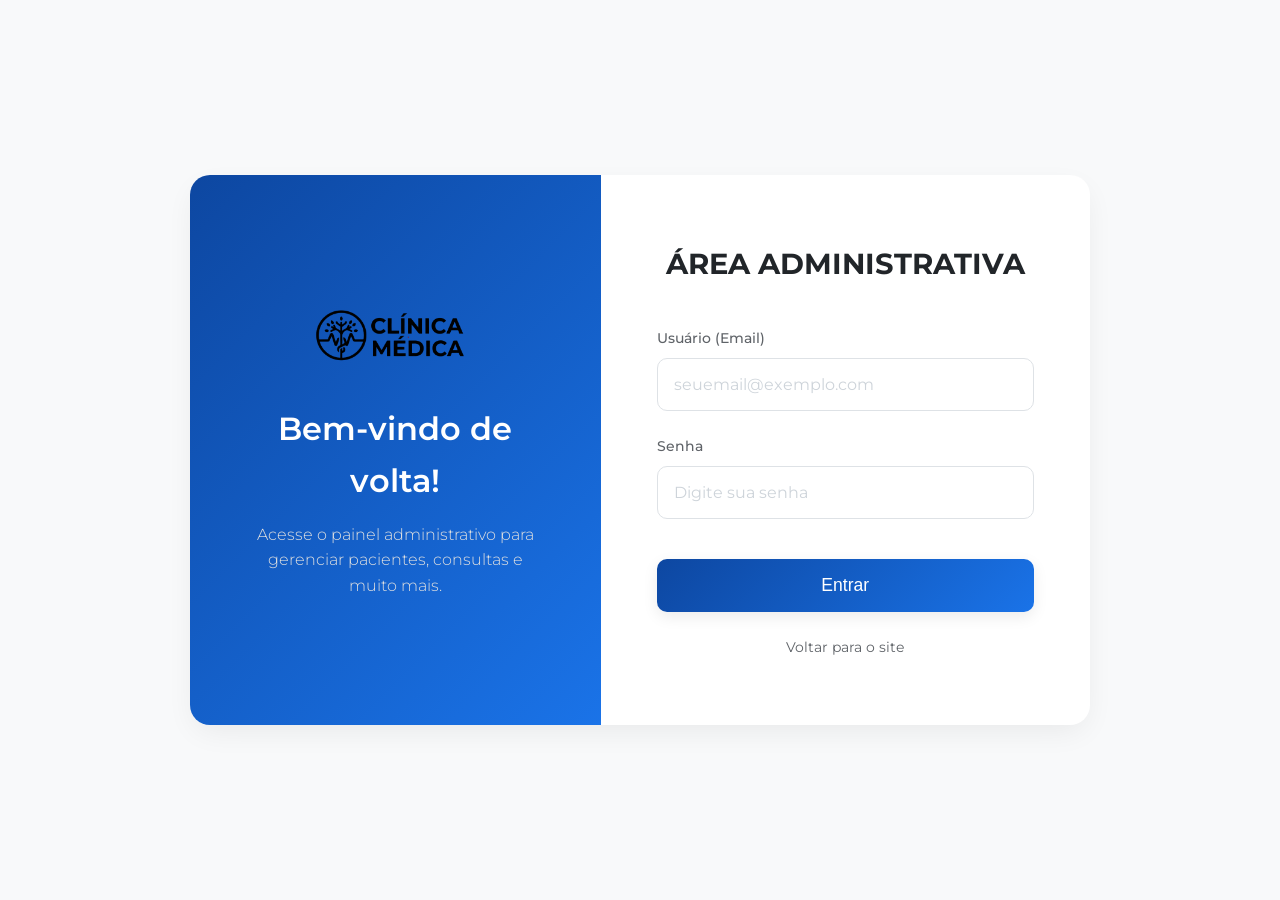
<file: clinica-medica-front/perfil_usuario.html>
<!DOCTYPE html>
<html lang="pt-br">
<head>
    <meta charset="UTF-8">
    <meta name="viewport" content="width=device-width, initial-scale=1.0">
    <title>Meu Perfil - Clínica Médica</title>

    <link rel="preconnect" href="https://fonts.googleapis.com">
    <link rel="preconnect" href="https://fonts.gstatic.com" crossorigin>
    <link href="https://fonts.googleapis.com/css2?family=Montserrat:wght@300;400;500;600;700&display=swap" rel="stylesheet">

    <link rel="stylesheet" href="https://cdnjs.cloudflare.com/ajax/libs/font-awesome/6.0.0/css/all.min.css">

    <link rel="stylesheet" href="css/dashboard.css">
</head>
<body>

    <div class="dashboard-layout">

        <aside class="sidebar">
            <div class="sidebar-header">
                <img src="assets/clinica-logo.jpg" alt="Logo Clínica Médica" class="logo-img">
            </div>
            <nav class="sidebar-nav">
                <ul id="sidebarMenu">
                    </ul>
            </nav>
            <div class="sidebar-footer">
                 <button id="logoutButton" class="btn btn-logout">
                    <i class="fas fa-sign-out-alt"></i> Sair
                 </button>
            </div>
        </aside>

        <div class="main-panel">

            <header class="main-header">
                 <div class="header-content">
                    <h1 id="pageTitle">Meu Perfil</h1>
                    <div class="user-info">
                        <span id="userName">Carregando...</span>
                    </div>
                </div>
            </header>

            <main class="content-area" id="mainContent">

                <div class="card profile-card"> <h2>Editar Informações do Perfil</h2>
                    <p>Mantenha seus dados atualizados.</p>

                    <div class="profile-picture-section">
                        <h4>Foto do Perfil</h4>
                        <div class="picture-placeholder" id="profilePicturePlaceholder">
                            <img id="profilePicture-admin" src="assets/avatar-admin.jpg" alt="Foto Admin" style="display: none;">
                            <img id="profilePicture-medico" src="assets/avatar-medico.jpg" alt="Foto Médico" style="display: none;">
                            <img id="profilePicture-atendente" src="assets/avatar-atendente.jpg" alt="Foto Atendente" style="display: none;">
                            <i id="profilePictureIcon" class="fas fa-user-circle"></i>
                        </div>
                        <button class="btn btn-secondary btn-upload">Alterar Foto</button>
                        <small>Use uma foto quadrada (JPG ou PNG).</small>
                    </div>

                    <form id="profileForm" class="profile-form">

                        <div class="form-section">
                            <h4>Dados Pessoais</h4>
                            <div class="form-group">
                                <label for="profileName">Nome Completo</label>
                                <input type="text" id="profileName" name="profileName" value="" required>
                            </div>
                            <div class="form-group">
                                <label for="profileEmail">Email (Login)</label>
                                <input type="email" id="profileEmail" name="profileEmail" value="" disabled readonly>
                                <small>Seu email de login não pode ser alterado.</small>
                            </div>
                            <div class="form-group">
                                <label for="profilePhone">Telefone</label>
                                <input type="tel" id="profilePhone" name="profilePhone" placeholder="(XX) XXXXX-XXXX" value="">
                            </div>
                            <div class="form-group">
                                <label for="profileRole">Perfil</label>
                                <input type="text" id="profileRole" name="profileRole" value="" disabled readonly>
                            </div>
                        </div>

                        <div class="form-section">
                            <h4>Alterar Senha (Opcional)</h4>
                            <p>Preencha apenas se desejar definir uma nova senha.</p>
                             <div class="form-group">
                                <label for="currentPassword">Senha Atual</label>
                                <input type="password" id="currentPassword" name="currentPassword" placeholder="Digite sua senha atual">
                            </div>
                            <div class="form-row password-row"> <div class="form-group">
                                    <label for="newPassword">Nova Senha</label>
                                    <input type="password" id="newPassword" name="newPassword" placeholder="Mínimo 6 caracteres">
                                </div>
                                <div class="form-group">
                                    <label for="confirmPassword">Confirmar Nova Senha</label>
                                    <input type="password" id="confirmPassword" name="confirmPassword" placeholder="Repita a nova senha">
                                </div>
                            </div>
                        </div>

                        <div class="form-actions">
                            <button type="submit" class="btn btn-primary btn-submit">Salvar Alterações</button>
                        </div>

                    </form>

                </div> </main>
            </div>

    </div>

    <script src="https://code.jquery.com/jquery-3.7.1.min.js"></script>
    <script src="js/dashboard.js"></script>

    <style>
        .profile-card {
            max-width: 800px; /* Limita largura do card */
            margin-left: auto;
            margin-right: auto;
        }

        .profile-picture-section {
            text-align: center;
            margin-bottom: 2.5rem; /* Espaço abaixo da seção da foto */
            padding-bottom: 2rem;
            border-bottom: 1px solid var(--border-color);
        }
         .profile-picture-section h4 {
             font-size: 1.1rem;
             font-weight: 600;
             color: var(--dark-blue);
             margin-bottom: 1.5rem;
             text-align: center; /* Centraliza título */
         }

        .picture-placeholder {
            width: 150px; /* Tamanho ajustado */
            height: 150px;
            background-color: #e9ecef;
            border: 1px solid var(--border-color);
            border-radius: 50%;
            display: flex; /* Usar flex para centralizar ícone/img */
            align-items: center;
            justify-content: center;
            margin: 0 auto 1.5rem auto;
            overflow: hidden;
            position: relative;
        }
        .picture-placeholder i {
            font-size: 5rem; /* Ícone ajustado */
            color: #ced4da;
            position: absolute;
             z-index: 1;
        }
         .picture-placeholder img {
            width: 100%;
            height: 100%;
            object-fit: cover;
            border-radius: 50%;
            position: relative;
            z-index: 2;
             display: none; /* Escondido por padrão, JS mostra a correta */
         }

        .btn-upload {
            max-width: 200px; /* Largura máxima */
            margin: 0 auto 0.5rem auto; /* Centraliza */
            background-color: var(--white);
            color: var(--text-light);
            border: 1px solid var(--border-color);
             box-shadow: none;
             padding: 8px 15px;
             font-size: 0.9rem;
             display: block; /* Garante centralização com margin auto */
        }
         .btn-upload:hover {
            background-color: var(--bg-light-gray);
            border-color: #adb5bd;
             box-shadow: none;
             transform: none;
         }

         .profile-picture-section small {
             font-size: 0.8rem;
             color: var(--text-light);
             display: block;
             margin-top: 0.5rem;
         }

        .profile-form {
             margin-top: 2rem; /* Espaço acima do formulário */
        }

        .form-section {
            margin-bottom: 2.5rem;
            padding-bottom: 2rem;
            border-bottom: 1px solid var(--border-color);
        }
        .form-section:last-of-type {
            border-bottom: none;
            margin-bottom: 1rem;
            padding-bottom: 1rem;
        }
        .form-section h4 {
            font-size: 1.15rem;
            font-weight: 600;
            color: var(--dark-blue);
            margin-bottom: 1.8rem;
        }
        .form-section p {
            font-size: 0.9rem;
            color: var(--text-light);
            margin-bottom: 1.8rem;
        }

        /* Layout dos campos de formulário */
        .form-group {
             margin-bottom: 1.5rem; /* Espaço entre os campos */
        }

         /* Linha de senha lado a lado em telas maiores */
         .password-row {
            display: grid;
            grid-template-columns: 1fr 1fr;
            gap: 1.5rem;
         }

        .form-group label {
             font-size: 0.85rem;
             font-weight: 500;
             color: var(--text-dark);
             margin-bottom: 8px;
             display: block; /* Garante que label fique acima */
        }
         .form-group input {
             padding: 14px;
             border-radius: 8px;
             width: 100%; /* Ocupa toda a largura disponível */
             border: 1px solid var(--border-color);
             font-family: 'Montserrat', sans-serif;
             font-size: 0.95rem; /* Fonte um pouco menor */
         }
         .form-group input:focus {
             outline: none;
             border-color: var(--primary-blue);
             box-shadow: 0 0 0 3px rgba(26, 115, 232, 0.2);
         }
         .form-group input:disabled,
         .form-group input[readonly] {
             background-color: #e9ecef;
             cursor: not-allowed;
             border-color: #ced4da;
             color: #6c757d; /* Texto mais apagado */
         }


        .form-group small {
            display: block;
            margin-top: 8px;
            font-size: 0.8rem;
            color: var(--text-light);
        }
        .form-actions {
            margin-top: 2.5rem;
            text-align: right;
            padding-top: 1.5rem;
            border-top: 1px solid var(--border-color);
        }

        .profile-form .btn-submit {
             width: auto;
             padding: 12px 30px;
             background: var(--gradient-primary);
        }
         .profile-form .btn-submit:hover {
             box-shadow: var(--shadow-hover);
         }

        /* Responsividade */
         @media (max-width: 768px) {
            .profile-card {
                 padding: 25px;
            }
             .profile-picture-section {
                 padding-right: 0;
                 border-right: none;
                 padding-bottom: 1.5rem;
                 margin-bottom: 1.5rem;
             }
             .picture-placeholder {
                 width: 120px; /* Menor no mobile */
                 height: 120px;
             }
             .picture-placeholder i {
                 font-size: 4rem;
             }
             .password-row {
                grid-template-columns: 1fr; /* Senha uma embaixo da outra */
                gap: 1rem;
             }
              .form-actions {
                 text-align: center;
             }
              .profile-form .btn-submit {
                 width: 100%; /* Botão ocupa largura total */
             }
         }

    </style>

</body>
</html>
</file>
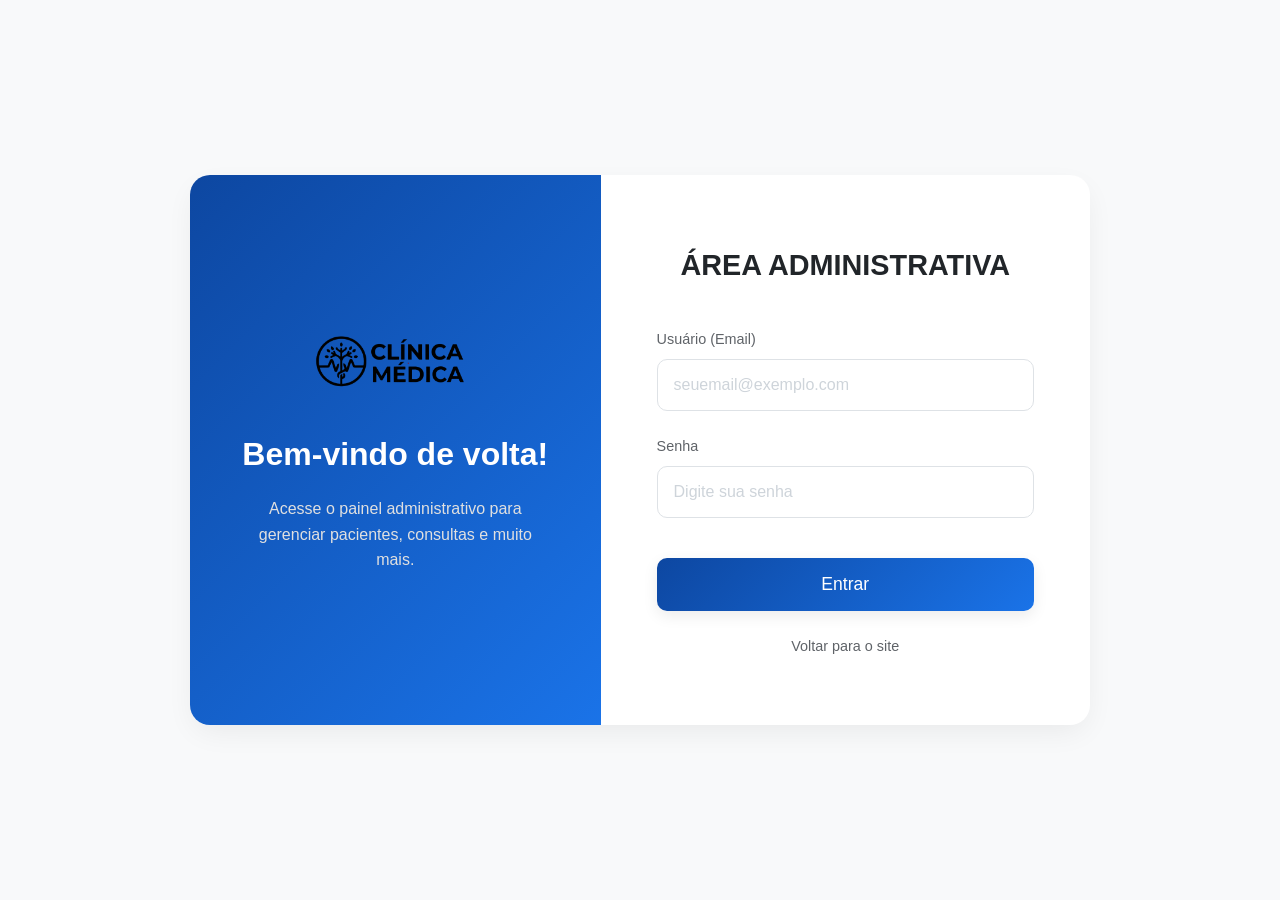
<file: clinica-medica-front/perfis.html>
<!DOCTYPE html>
<html lang="pt-br">
<head>
    <meta charset="UTF-8">
    <meta name="viewport" content="width=device-width, initial-scale=1.0">
    <title>Perfis de Usuário - Clínica Médica</title>

    <link rel="preconnect" href="https://fonts.googleapis.com">
    <link rel="preconnect" href="https://fonts.gstatic.com" crossorigin>
    <link href="https://fonts.googleapis.com/css2?family=Montserrat:wght@300;400;500;600;700&display=swap" rel="stylesheet">
    <link rel="stylesheet" href="https://cdnjs.cloudflare.com/ajax/libs/font-awesome/6.0.0/css/all.min.css">

    <link rel="stylesheet" href="css/dashboard.css">

    <style>
        .card-header { display: flex; justify-content: space-between; align-items: center; margin-bottom: 2rem; padding-bottom: 1.5rem; border-bottom: 1px solid var(--border-color); }
        .card-header h2 { margin-bottom: 0; }
        .card-header .btn-primary { padding: 10px 18px; font-size: 0.9rem; background: var(--gradient-primary); border: none; }
        .card-header .btn-primary:hover { box-shadow: var(--shadow-hover); }
        .card-header .btn i { margin-right: 8px; }

        .table-responsive { overflow-x: auto; }
        .data-table { width: 100%; border-collapse: collapse; margin-top: 0; }
        .data-table th, .data-table td { padding: 15px; text-align: left; border-bottom: 1px solid var(--border-color); vertical-align: middle; white-space: nowrap; }
        .data-table th { background-color: var(--bg-light-gray); font-weight: 600; color: var(--text-dark); font-size: 0.8rem; text-transform: uppercase; letter-spacing: 0.5px; }
        .data-table td { color: var(--text-dark); font-size: 0.9rem; }
        .data-table tbody tr:hover { background-color: #f1f5f9; }
        .actions-col { width: 130px; text-align: center; }

        .data-table td .action-btn { background: none; border: none; padding: 6px 8px; cursor: pointer; font-size: 1rem; color: var(--text-light); transition: color 0.2s ease, transform 0.2s ease; margin: 0 4px; }
        .data-table td .action-btn:hover { transform: scale(1.1); }
        .data-table td .action-btn.edit:hover { color: var(--primary-blue); }
        .data-table td .action-btn.delete:hover { color: #dc3545; }

        /* --- ESTILOS DO MODAL (Copiado de pacientes.html) --- */
        .modal { display: none; position: fixed; z-index: 1050; left: 0; top: 0; width: 100%; height: 100%; overflow: auto; background-color: rgba(0, 0, 0, 0.55); justify-content: center; align-items: center; padding: 20px; }
        .modal-content { background-color: var(--white); margin: auto; padding: 0; border-radius: 12px; box-shadow: 0 10px 30px rgba(0, 0, 0, 0.15); position: relative; width: 90%; max-width: 650px; animation: fadeInModal 0.3s ease-out; border: 1px solid var(--border-color); }
        .modal-content.small-modal { max-width: 450px; }
        @keyframes fadeInModal { from { opacity: 0; transform: translateY(-30px); } to { opacity: 1; transform: translateY(0); } }
        .modal-header { display: flex; justify-content: space-between; align-items: center; border-bottom: 1px solid var(--border-color); padding: 20px 30px; }
        .modal-header h3 { margin-bottom: 0; font-size: 1.4rem; font-weight: 600; color: var(--dark-blue); }
        .close-btn { color: #888; font-size: 1.5rem; font-weight: bold; background: none; border: none; cursor: pointer; padding: 0; line-height: 1; opacity: 0.7; transition: opacity 0.2s ease; }
        .close-btn:hover, .close-btn:focus { color: var(--text-dark); opacity: 1; text-decoration: none; }
        .modal-body { padding: 30px; max-height: 65vh; overflow-y: auto; }
        .modal-body .form-group { margin-bottom: 1.2rem; }
        .modal-body .form-group label { font-size: 0.85rem; font-weight: 500; color: var(--text-dark); margin-bottom: 6px; display: block; }
        .modal-body .form-group input { padding: 14px; border-radius: 8px; width: 100%; border: 1px solid var(--border-color); font-family: 'Montserrat', sans-serif; font-size: 0.95rem; }
        .modal-body .form-group input:focus { outline: none; border-color: var(--primary-blue); box-shadow: 0 0 0 3px rgba(26, 115, 232, 0.2); }
        .modal-footer { display: flex; justify-content: flex-end; gap: 12px; padding: 20px 30px; border-top: 1px solid var(--border-color); background-color: var(--bg-light-gray); border-radius: 0 0 12px 12px; }
        .modal-footer .btn-primary { background: var(--gradient-primary); border: none; color: var(--white); padding: 10px 25px; }
        .modal-footer .btn-primary:hover { box-shadow: var(--shadow-hover); }
        .modal-footer .btn-secondary { background-color: var(--white); color: var(--text-light); border: 1px solid var(--border-color); padding: 10px 25px; box-shadow: none; }
        .modal-footer .btn-secondary:hover { background-color: var(--bg-light-gray); border-color: #adb5bd; color: var(--text-dark); box-shadow: none; transform: none; }
        .modal-footer .btn-danger { background-color: #dc3545; color: var(--white); border: none; padding: 10px 25px; }
        .modal-footer .btn-danger:hover { background-color: #c82333; box-shadow: 0 4px 10px rgba(220, 53, 69, 0.3); }
        .modal-open { display: flex; }

        /* Estilo para Permissões (Formulário) */
        .permissions-grid {
            display: grid;
            grid-template-columns: repeat(auto-fit, minmax(200px, 1fr));
            gap: 1rem;
            margin-top: 1.5rem;
        }
        .permissions-group {
            border: 1px solid var(--border-color);
            border-radius: 8px;
            padding: 15px;
        }
        .permissions-group h5 {
            font-size: 0.9rem;
            font-weight: 600;
            color: var(--dark-blue);
            margin-bottom: 1rem;
            padding-bottom: 0.5rem;
            border-bottom: 1px solid var(--border-color);
        }
        .checkbox-group { display: flex; align-items: center; margin-bottom: 0.8rem; }
        .checkbox-group input[type="checkbox"] { width: auto; margin-right: 10px; height: 17px; width: 17px; cursor: pointer; accent-color: var(--primary-blue); }
        .checkbox-group label { margin-bottom: 0; font-weight: 400; font-size: 0.9rem; color: var(--text-dark); cursor: pointer; }
        .checkbox-group input[type="checkbox"]:disabled + label { color: var(--text-light); cursor: not-allowed; }
    </style>
</head>
<body>

    <div class="dashboard-layout">

        <aside class="sidebar">
            <div class="sidebar-header">
                <img src="assets/clinica-logo.jpg" alt="Logo Clínica Médica" class="logo-img">
            </div>
            <nav class="sidebar-nav">
                <ul id="sidebarMenu"></ul>
            </nav>
            <div class="sidebar-footer">
                 <button id="logoutButton" class="btn btn-logout">
                    <i class="fas fa-sign-out-alt"></i> Sair
                 </button>
            </div>
        </aside>

        <div class="main-panel">

            <header class="main-header">
                <div class="header-content">
                    <h1 id="pageTitle">Perfis de Acesso</h1>
                    <div class="user-info">
                    <img src="" alt="Avatar" id="userAvatar" class="user-avatar" style="display: none;"> <span id="userName">Carregando...</span>
                 </div>
                </div>
            </header>

            <main class="content-area" id="mainContent">

                <div class="card">

                    <div class="card-header">
                        <h2>Gerenciar Perfis de Acesso</h2>
                        <button id="btnNovoPerfil" class="btn btn-primary"><i class="fas fa-plus"></i> Novo Perfil</button>
                    </div>

                    <div class="table-responsive">
                        <table class="data-table">
                            <thead>
                                <tr>
                                    <th>Nome do Perfil</th>
                                    <th>Descrição</th>
                                    <th>Usuários Ativos</th>
                                    <th class="actions-col">Ações</th>
                                </tr>
                            </thead>
                            <tbody>
                                <tr>
                                    <td>Admin</td>
                                    <td>Acesso total ao sistema (Configurações, Faturamento, etc.)</td>
                                    <td>1</td>
                                    <td class="actions-col">
                                        <button class="action-btn edit" title="Editar" data-id="1" data-nome="Admin"><i class="fas fa-edit"></i></button>
                                        <button class="action-btn delete" title="Excluir" data-id="1" data-nome="Admin"><i class="fas fa-trash"></i></button>
                                    </td>
                                </tr>
                                <tr>
                                    <td>Médico</td>
                                    <td>Acesso a Prontuários e Agenda própria.</td>
                                    <td>2</td>
                                    <td class="actions-col">
                                        <button class="action-btn edit" title="Editar" data-id="2" data-nome="Médico"><i class="fas fa-edit"></i></button>
                                        <button class="action-btn delete" title="Excluir" data-id="2" data-nome="Médico"><i class="fas fa-trash"></i></button>
                                    </td>
                                </tr>
                                <tr>
                                    <td>Atendente</td>
                                    <td>Acesso a Agendamentos e Cadastro de Pacientes.</td>
                                    <td>1</td>
                                    <td class="actions-col">
                                        <button class="action-btn edit" title="Editar" data-id="3" data-nome="Atendente"><i class="fas fa-edit"></i></button>
                                        <button class="action-btn delete" title="Excluir" data-id="3" data-nome="Atendente"><i class="fas fa-trash"></i></button>
                                    </td>
                                </tr>
                            </tbody>
                        </table>
                    </div>

                </div>
            </main>
        </div>
    </div>

    <div id="perfilFormModal" class="modal">
        <div class="modal-content">
            <div class="modal-header">
                <h3 id="perfilFormTitle">Novo Perfil</h3>
                <button type="button" class="close-btn" data-dismiss="modal">&times;</button>
            </div>
            <div class="modal-body">
                <form id="perfilForm">
                    <input type="hidden" id="perfilId" name="perfilId">
                    <div class="form-group">
                        <label for="perfilNome">Nome do Perfil</label>
                        <input type="text" id="perfilNome" name="perfilNome" required placeholder="Ex: Fisioterapeuta">
                    </div>
                    <div class="form-group">
                        <label for="perfilDesc">Descrição</label>
                        <input type="text" id="perfilDesc" name="perfilDesc" placeholder="Ex: Acesso a prontuários de fisioterapia">
                    </div>

                    <h4 style="font-size: 1rem; font-weight: 600; margin-top: 1.5rem; margin-bottom: 1rem;">Permissões (Simulação)</h4>
                    <div class="permissions-grid">
                        <div class="permissions-group">
                            <h5>Pacientes</h5>
                            <div class="checkbox-group"><input type="checkbox" id="permPacVer"><label for="permPacVer">Visualizar Pacientes</label></div>
                            <div class="checkbox-group"><input type="checkbox" id="permPacCriar"><label for="permPacCriar">Criar/Editar Pacientes</label></div>
                            <div class="checkbox-group"><input type="checkbox" id="permPacDel"><label for="permPacDel">Excluir Pacientes</label></div>
                        </div>
                        <div class="permissions-group">
                            <h5>Agenda</h5>
                            <div class="checkbox-group"><input type="checkbox" id="permAgendaVer"><label for="permAgendaVer">Ver Agenda (Própria)</label></div>
                            <div class="checkbox-group"><input type="checkbox" id="permAgendaVerTudo"><label for="permAgendaVerTudo">Ver Agenda (Todos)</label></div>
                            <div class="checkbox-group"><input type="checkbox" id="permAgendaMarcar"><label for="permAgendaMarcar">Marcar Consultas</label></div>
                        </div>
                        <div class="permissions-group">
                            <h5>Prontuários</h5>
                            <div class="checkbox-group"><input type="checkbox" id="permProntVer"><label for="permProntVer">Ver Prontuários</sol-label></div>
                            <div class="checkbox-group"><input type="checkbox" id="permProntEditar"><label for="permProntEditar">Editar Prontuários</sol-label></div>
                        </div>
                        <div class="permissions-group">
                            <h5>Admin</h5>
                            <div class="checkbox-group"><input type="checkbox" id="permAdmin" disabled><label for="permAdmin">Acesso Admin</label></div>
                        </div>
                    </div>
                </form>
            </div>
            <div class="modal-footer">
                <button type="button" class="btn btn-secondary" data-dismiss="modal">Cancelar</button>
                <button type="submit" form="perfilForm" class="btn btn-primary">Salvar Perfil</button>
            </div>
        </div>
    </div>

    <div id="deleteConfirmModal" class="modal">
        <div class="modal-content small-modal">
            <div class="modal-header">
                <h3>Confirmar Exclusão</h3>
                <button type="button" class="close-btn" data-dismiss="modal">&times;</button>
            </div>
            <div class="modal-body">
                <p style="text-align: center; font-size: 1.1rem;"><i class="fas fa-exclamation-triangle" style="color: #dc3545; margin-right: 10px;"></i>Tem certeza?</p>
                <p>Você realmente deseja excluir o perfil <strong id="deletePerfilName" style="color: var(--text-dark);"></strong>?</p>
                <p style="font-size: 0.9rem; color: var(--text-light);">Perfis de sistema (Admin, Médico, Atendente) não podem ser excluídos.</p>
            </div>
            <div class="modal-footer">
                <button type="button" class="btn btn-secondary" data-dismiss="modal">Cancelar</button>
                <button type="button" id="confirmDeleteBtn" class="btn btn-danger">Excluir</button>
            </div>
        </div>
    </div>

    <script src="https://code.jquery.com/jquery-3.7.1.min.js"></script>
    <script src="js/dashboard.js"></script>

    <script>
        $(document).ready(function() {
            
            // --- LÓGICA DOS MODAIS ---
            const perfilFormModal = $('#perfilFormModal');
            const deleteConfirmModal = $('#deleteConfirmModal');
            
            // Função para resetar checkboxes de permissão
            function resetPermissions() {
                 $('.permissions-grid input[type="checkbox"]').prop('checked', false).prop('disabled', false);
                 $('#permAdmin').prop('disabled', true); // Admin sempre desabilitado
            }

            // Abrir Novo
            $('#btnNovoPerfil').on('click', function() {
                $('#perfilFormTitle').text('Novo Perfil');
                $('#perfilForm')[0].reset();
                $('#perfilId').val('');
                resetPermissions();
                perfilFormModal.addClass('modal-open');
            });

            // Abrir Editar
            $('.data-table').on('click', '.action-btn.edit', function() {
                const perfilId = $(this).data('id');
                const perfilNome = $(this).data('nome');
                
                $('#perfilFormTitle').text('Editar Perfil: ' + perfilNome);
                $('#perfilId').val(perfilId);
                $('#perfilNome').val(perfilNome).prop('disabled', (perfilId <= 3)); // Não deixa editar nome dos perfis padrão
                
                // Preenchimento fictício de permissões
                resetPermissions();
                
                if(perfilId == 1) { // Admin
                    $('#perfilDesc').val('Acesso total ao sistema (Configurações, Faturamento, etc.)');
                    // Marca e desabilita todos
                    $('.permissions-grid input[type="checkbox"]').prop('checked', true).prop('disabled', true);
                } else if (perfilId == 2) { // Médico
                    $('#perfilDesc').val('Acesso a Prontuários e Agenda própria.');
                    $('#permPacVer').prop('checked', true);
                    $('#permAgendaVer').prop('checked', true);
                    $('#permProntVer').prop('checked', true);
                    $('#permProntEditar').prop('checked', true);
                } else if (perfilId == 3) { // Atendente
                    $('#perfilDesc').val('Acesso a Agendamentos e Cadastro de Pacientes.');
                    $('#permPacVer').prop('checked', true);
                    $('#permPacCriar').prop('checked', true);
                    $('#permAgendaVerTudo').prop('checked', true);
                    $('#permAgendaMarcar').prop('checked', true);
                } else {
                     $('#perfilDesc').val('');
                     $('#perfilNome').prop('disabled', false);
                }
                
                perfilFormModal.addClass('modal-open');
            });

             // Abrir Confirmar Exclusão
            $('.data-table').on('click', '.action-btn.delete', function() {
                const perfilId = $(this).data('id');
                const perfilNome = $(this).data('nome');
                
                $('#deletePerfilName').text(perfilNome);
                $('#confirmDeleteBtn').data('id', perfilId);

                // Não deixa excluir perfis padrão
                if (perfilId <= 3) {
                    $('#deleteConfirmModal .modal-body p:last-child').text('Perfis de sistema (Admin, Médico, Atendente) NÃO podem ser excluídos.');
                    $('#confirmDeleteBtn').hide(); // Esconde o botão de excluir
                } else {
                    $('#deleteConfirmModal .modal-body p:last-child').text('Esta ação não pode ser desfeita.');
                    $('#confirmDeleteBtn').show(); // Mostra o botão de excluir
                }
                
                deleteConfirmModal.addClass('modal-open');
            });

            // Fechar Modais
            $('.close-btn, [data-dismiss="modal"]').on('click', function() {
                $(this).closest('.modal').removeClass('modal-open');
            });
            $('.modal').on('click', function(event) {
                if ($(event.target).hasClass('modal')) $(this).removeClass('modal-open');
            });

            // Submits Fictícios
            $('#perfilForm').on('submit', function(event) {
                event.preventDefault();
                const perfilId = $('#perfilId').val();
                if (perfilId) { alert('Perfil (ID: ' + perfilId + ') "atualizado"! (Simulação)'); }
                else { alert('Novo perfil "salvo"! (Simulação)'); }
                perfilFormModal.removeClass('modal-open');
            });
            
            $('#confirmDeleteBtn').on('click', function() {
                 const perfilId = $(this).data('id');
                 if (perfilId > 3) { // Segurança extra
                    alert('Perfil (ID: ' + perfilId + ') "excluído"! (Simulação)');
                 }
                 deleteConfirmModal.removeClass('modal-open');
            });

        }); // Fim do document ready
    </script>

</body>
</html>
</file>
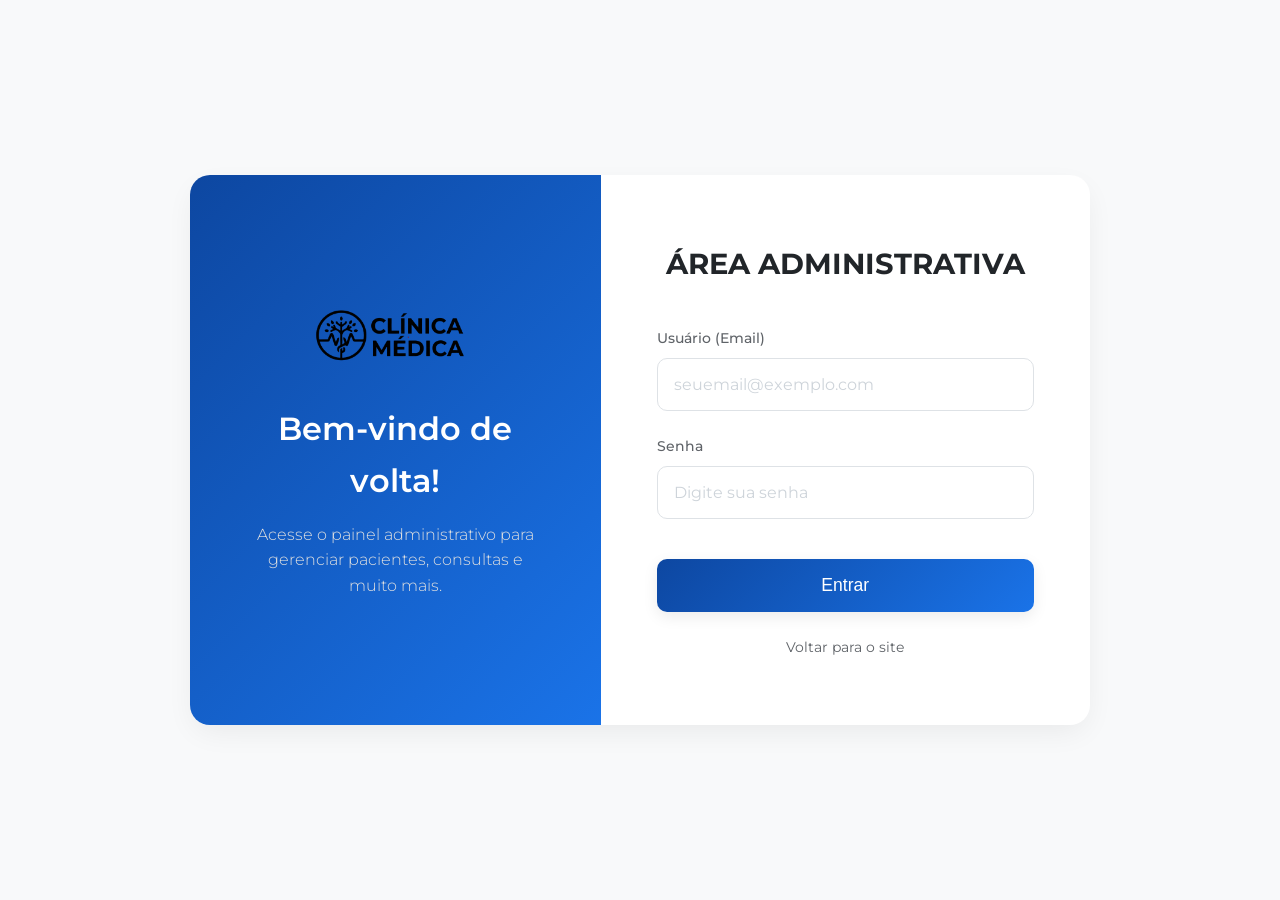
<file: clinica-medica-front/prontuarios.html>
<!DOCTYPE html>
<html lang="pt-br">
<head>
    <meta charset="UTF-8">
    <meta name="viewport" content="width=device-width, initial-scale=1.0">
    <title>Prontuários - Clínica Médica</title>

    <link rel="preconnect" href="https://fonts.googleapis.com">
    <link rel="preconnect" href="https://fonts.gstatic.com" crossorigin>
    <link href="https://fonts.googleapis.com/css2?family=Montserrat:wght@300;400;500;600;700&display=swap" rel="stylesheet">
    <link rel="stylesheet" href="https://cdnjs.cloudflare.com/ajax/libs/font-awesome/6.0.0/css/all.min.css">

    <link rel="stylesheet" href="css/dashboard.css">

    <style>
        /* --- Estilo da Barra de Busca (Baseado nos filtros de pacientes.html) --- */
        .search-bar {
            display: flex;
            gap: 1.5rem;
            margin-bottom: 2.5rem;
            padding: 20px;
            background-color: var(--bg-light-gray);
            border-radius: 8px;
            border: 1px solid var(--border-color);
        }
        .search-bar .form-group {
            margin-bottom: 0;
            flex-grow: 1;
        }
        .search-bar .form-group label {
            font-size: 0.8rem;
            font-weight: 500;
            margin-bottom: 5px;
            color: var(--text-dark);
            display: block;
        }
        .search-bar .form-group input {
            padding: 12px;
            font-size: 0.9rem;
            border-radius: 6px;
            width: 100%;
            border: 1px solid var(--border-color);
        }
        .search-bar .btn-search {
            align-self: flex-end;
            padding: 11px 20px;
            font-size: 0.9rem;
            background: var(--gradient-primary); /* Botão primário para busca */
            color: var(--white);
            border: none;
        }
        .search-bar .btn-search:hover {
            box-shadow: var(--shadow-hover);
            transform: translateY(-2px);
        }
        .search-bar .btn i {
            margin-right: 5px;
        }

        /* --- Estilo dos Resultados (Visualização) --- */
        .results-header {
            display: flex;
            justify-content: space-between;
            align-items: center;
            margin-bottom: 1rem;
            padding-bottom: 1rem;
            border-bottom: 1px solid var(--border-color);
        }
        .results-header h3 {
            font-size: 1.3rem;
            color: var(--text-dark);
            margin-bottom: 0;
        }
        .results-header span {
            font-size: 0.9rem;
            color: var(--text-light);
        }

        .prontuario-list {
            list-style: none;
            padding: 0;
        }
        .prontuario-item {
            background-color: var(--white);
            border: 1px solid var(--border-color);
            border-radius: 8px;
            padding: 20px;
            margin-bottom: 1rem;
            display: flex;
            justify-content: space-between;
            align-items: center;
            transition: box-shadow 0.3s ease;
        }
        .prontuario-item:hover {
            box-shadow: 0 5px 15px rgba(0,0,0,0.07);
            border-color: var(--primary-blue);
        }
        .prontuario-info {
            display: flex;
            align-items: center;
            gap: 1.5rem;
        }
        .prontuario-icon {
            font-size: 1.8rem;
            color: var(--primary-blue);
            width: 40px;
            text-align: center;
        }
        .prontuario-details h4 {
            margin-bottom: 0.2rem;
            font-size: 1.1rem;
            font-weight: 600;
            color: var(--text-dark);
        }
        .prontuario-details p {
            font-size: 0.9rem;
            color: var(--text-light);
            margin-bottom: 0;
            line-height: 1.4;
        }
        .prontuario-details p strong {
            color: var(--text-dark);
            font-weight: 500;
        }
        
        .prontuario-item .btn-quick-action {
            /* Usando a classe de botão do dashboard.css */
            font-size: 0.85rem;
            padding: 8px 16px;
        }
        
        /* --- ESTILOS DO MODAL (Copiado de pacientes.html) --- */
        .modal { display: none; position: fixed; z-index: 1050; left: 0; top: 0; width: 100%; height: 100%; overflow: auto; background-color: rgba(0, 0, 0, 0.55); justify-content: center; align-items: center; padding: 20px; }
        .modal-content { background-color: var(--white); margin: auto; padding: 0; border-radius: 12px; box-shadow: 0 10px 30px rgba(0, 0, 0, 0.15); position: relative; width: 90%; max-width: 650px; animation: fadeInModal 0.3s ease-out; border: 1px solid var(--border-color); }
        @keyframes fadeInModal { from { opacity: 0; transform: translateY(-30px); } to { opacity: 1; transform: translateY(0); } }
        .modal-header { display: flex; justify-content: space-between; align-items: center; border-bottom: 1px solid var(--border-color); padding: 20px 30px; }
        .modal-header h3 { margin-bottom: 0; font-size: 1.4rem; font-weight: 600; color: var(--dark-blue); }
        .close-btn { color: #888; font-size: 1.5rem; font-weight: bold; background: none; border: none; cursor: pointer; padding: 0; line-height: 1; opacity: 0.7; transition: opacity 0.2s ease; }
        .close-btn:hover, .close-btn:focus { color: var(--text-dark); opacity: 1; text-decoration: none; }
        .modal-body { padding: 30px; max-height: 65vh; overflow-y: auto; }
        .modal-footer { display: flex; justify-content: flex-end; gap: 12px; padding: 20px 30px; border-top: 1px solid var(--border-color); background-color: var(--bg-light-gray); border-radius: 0 0 12px 12px; }
        .modal-footer .btn-secondary { background-color: var(--white); color: var(--text-light); border: 1px solid var(--border-color); padding: 10px 25px; box-shadow: none; }
        .modal-footer .btn-secondary:hover { background-color: var(--bg-light-gray); border-color: #adb5bd; color: var(--text-dark); box-shadow: none; transform: none; }
        .modal-open { display: flex; }
         /* CSS Específico Modal Prontuário */
         #prontuarioDetailsModal .details-grid { display: grid; grid-template-columns: repeat(auto-fit, minmax(200px, 1fr)); gap: 1rem 1.5rem; }
         #prontuarioDetailsModal .details-grid p { margin-bottom: 0; font-size: 0.95rem; color: var(--text-dark); line-height: 1.5; }
         #prontuarioDetailsModal .details-grid p strong { color: var(--text-light); display: block; font-size: 0.8rem; font-weight: 500; margin-bottom: 3px; text-transform: uppercase; letter-spacing: 0.5px; }


        /* Responsividade */
        @media (max-width: 768px) {
            .search-bar {
                flex-direction: column;
                gap: 1rem;
            }
            .search-bar .btn-search {
                width: 100%;
            }
            .prontuario-item {
                flex-direction: column;
                align-items: flex-start;
                gap: 1rem;
            }
            .prontuario-item .btn-quick-action {
                align-self: flex-start; /* Alinha botão à esquerda no mobile */
            }
            .prontuario-info {
                gap: 1rem;
            }
            .prontuario-icon {
                font-size: 1.5rem;
                width: 30px;
            }
        }
    </style>
</head>
<body>

    <div class="dashboard-layout">

        <aside class="sidebar">
            <div class="sidebar-header">
                <img src="assets/clinica-logo.jpg" alt="Logo Clínica Médica" class="logo-img">
            </div>
            <nav class="sidebar-nav">
                <ul id="sidebarMenu"></ul>
            </nav>
            <div class="sidebar-footer">
                 <button id="logoutButton" class="btn btn-logout">
                    <i class="fas fa-sign-out-alt"></i> Sair
                 </button>
            </div>
        </aside>

        <div class="main-panel">

            <header class="main-header">
                <div class="header-content">
                    <h1 id="pageTitle">Prontuários</h1>
                    <div class="user-info">
                        <img src="" alt="Avatar" id="userAvatar" class="user-avatar" style="display: none;"> <span id="userName">Carregando...</span>
                    </div>
                </div>
            </header>

            <main class="content-area" id="mainContent">

                <div class="card">
                    <h2>Buscar Prontuário de Paciente</h2>
                    
                    <div class="search-bar">
                        <div class="form-group">
                            <label for="searchPaciente">Buscar por Nome ou CPF:</label>
                            <input type="text" id="searchPaciente" placeholder="Digite o nome ou CPF do paciente...">
                        </div>
                        <button class="btn btn-search"><i class="fas fa-search"></i> Buscar</button>
                    </div>

                    <div class="results-container">
                        <div class="results-header">
                            <h3>Resultados da Busca Fictícia</h3>
                            <span>Exibindo 3 de 3 resultados</span>
                        </div>
                        
                        <ul class="prontuario-list">
                            <li class="prontuario-item">
                                <div class="prontuario-info">
                                    <i class="fas fa-file-medical-alt prontuario-icon"></i>
                                    <div class="prontuario-details">
                                        <h4>Ana Pereira da Silva</h4>
                                        <p>CPF: 222.333.444-55 | Nasc: 10/05/1975</p>
                                        <p>Última Consulta: <strong>25/10/2025 (Cardiologia)</strong></p>
                                    </div>
                                </div>
                                <a href="#" class="btn btn-quick-action">Abrir Prontuário</a>
                            </li>
                            
                            <li class="prontuario-item">
                                <div class="prontuario-info">
                                    <i class="fas fa-file-medical-alt prontuario-icon"></i>
                                    <div class="prontuario-details">
                                        <h4>José Carlos Mendes</h4>
                                        <p>CPF: 555.666.777-88 | Nasc: 20/02/1980</p>
                                        <p>Última Consulta: <strong>25/10/2025 (Ortopedia)</strong></p>
                                    </div>
                                </div>
                                <a href="#" class="btn btn-quick-action">Abrir Prontuário</a>
                            </li>
                            
                            <li class="prontuario-item">
                                <div class="prontuario-info">
                                    <i class="fas fa-file-medical-alt prontuario-icon"></i>
                                    <div class="prontuario-details">
                                        <h4>Mariana Costa Oliveira</h4>
                                        <p>CPF: 111.000.999-33 | Nasc: 15/11/2001</p>
                                        <p>Última Consulta: <strong>26/10/2025 (Cardiologia)</strong></p>
                                    </div>
                                </div>
                                <a href="#" class="btn btn-quick-action">Abrir Prontuário</a>
                            </li>
                        </ul>
                    </div>
                </div>
            </main>
        </div>
    </div>

    <div id="prontuarioDetailsModal" class="modal">
        <div class="modal-content">
            <div class="modal-header">
                <h3>Detalhes do Prontuário</h3>
                <button type="button" class="close-btn" data-dismiss="modal">&times;</button>
            </div>
            <div class="modal-body">
                
                <h4>Informações do Paciente</h4>
                <div class="details-grid">
                    <p><strong>Nome Completo:</strong> <span id="detailProntuarioName"></span></p>
                    <p><strong>CPF:</strong> <span id="detailProntuarioCPF"></span></p>
                    <p><strong>Data de Nascimento:</strong> <span id="detailProntuarioDOB"></span></p>
                </div>
    
                <h4 style="margin-top: 1.5rem; border-top: 1px solid var(--border-color); padding-top: 1.5rem;">Último Registro (Fictício)</h4>
                <p><strong>Data:</strong> <span id="detailProntuarioData"></span></p>
                <p><strong>Médico:</strong> <span id="id_prontuarioMedico"></span></p> <p style="margin-top: 1rem;"><strong>Anotações:</strong></p>
                <p id="detailProntuarioNotas" style="padding: 10px; background: #f9f9f9; border-radius: 5px; border: 1px solid #eee;"></p>
    
            </div>
            <div class="modal-footer">
                <button type="button" class="btn btn-secondary" data-dismiss="modal">Fechar</button>
            </div>
        </div>
    </div>
    <script src="https://code.jquery.com/jquery-3.7.1.min.js"></script>
    <script src="js/dashboard.js"></script>

    <script>
    $(document).ready(function() {
        
        // Dados fictícios para o modal de prontuário
        const prontuariosFicticios = {
            "Ana Pereira da Silva": {
                cpf: "222.333.444-55",
                dob: "10/05/1975",
                data: "25/10/2025",
                medico: "Dr. João Silva",
                notas: "Paciente apresenta leve arritmia. Solicitado Holter 24h."
            },
            "José Carlos Mendes": {
                cpf: "555.666.777-88",
                dob: "20/02/1980",
                data: "25/10/2025",
                medico: "Dra. Maria Souza",
                notas: "Paciente relata dor no joelho direito após esforço. Suspeita de lesão no menisco. Solicitada Ressonância Magnética."
            },
            "Mariana Costa Oliveira": {
                cpf: "111.000.999-33",
                dob: "15/11/2001",
                data: "26/10/2025",
                medico: "Dr. João Silva",
                notas: "Paciente veio para consulta de rotina. Pressão arterial 12/8. Exames de sangue normais."
            }
        };
    
        const prontuarioModal = $('#prontuarioDetailsModal');
    
        // Abrir Modal "Abrir Prontuário"
        $('.prontuario-list').on('click', '.btn-quick-action', function(e) {
            e.preventDefault(); // Impede o link '#' de pular a tela
    
            // Pega o nome do paciente do H4 mais próximo
            const pacienteName = $(this).closest('.prontuario-item').find('h4').text();
            
            // Busca os dados fictícios
            const dados = prontuariosFicticios[pacienteName];
    
            if (dados) {
                // Preenche o modal
                $('#detailProntuarioName').text(pacienteName);
                $('#detailProntuarioCPF').text(dados.cpf);
                $('#detailProntuarioDOB').text(dados.dob);
                $('#detailProntuarioData').text(dados.data);
                $('#id_prontuarioMedico').text(dados.medico); // Corrigido o ID aqui
                $('#detailProntuarioNotas').text(dados.notas);
                
                // Abre o modal
                prontuarioModal.addClass('modal-open');
            } else {
                alert('Erro: Dados fictícios não encontrados para ' + pacienteName);
            }
        });
    
        // Lógica para Fechar o modal
        // (Pega cliques no 'x' ou no botão 'Fechar' que tenham o atributo 'data-dismiss')
        $('#prontuarioDetailsModal').on('click', '.close-btn, [data-dismiss="modal"]', function() {
            prontuarioModal.removeClass('modal-open');
        });
    
        // Fecha o modal se clicar fora do conteúdo
        $('#prontuarioDetailsModal').on('click', function(event) {
            if ($(event.target).hasClass('modal')) {
                prontuarioModal.removeClass('modal-open');
            }
        });
    
    });
    </script>
    </body>
</html>
</file>
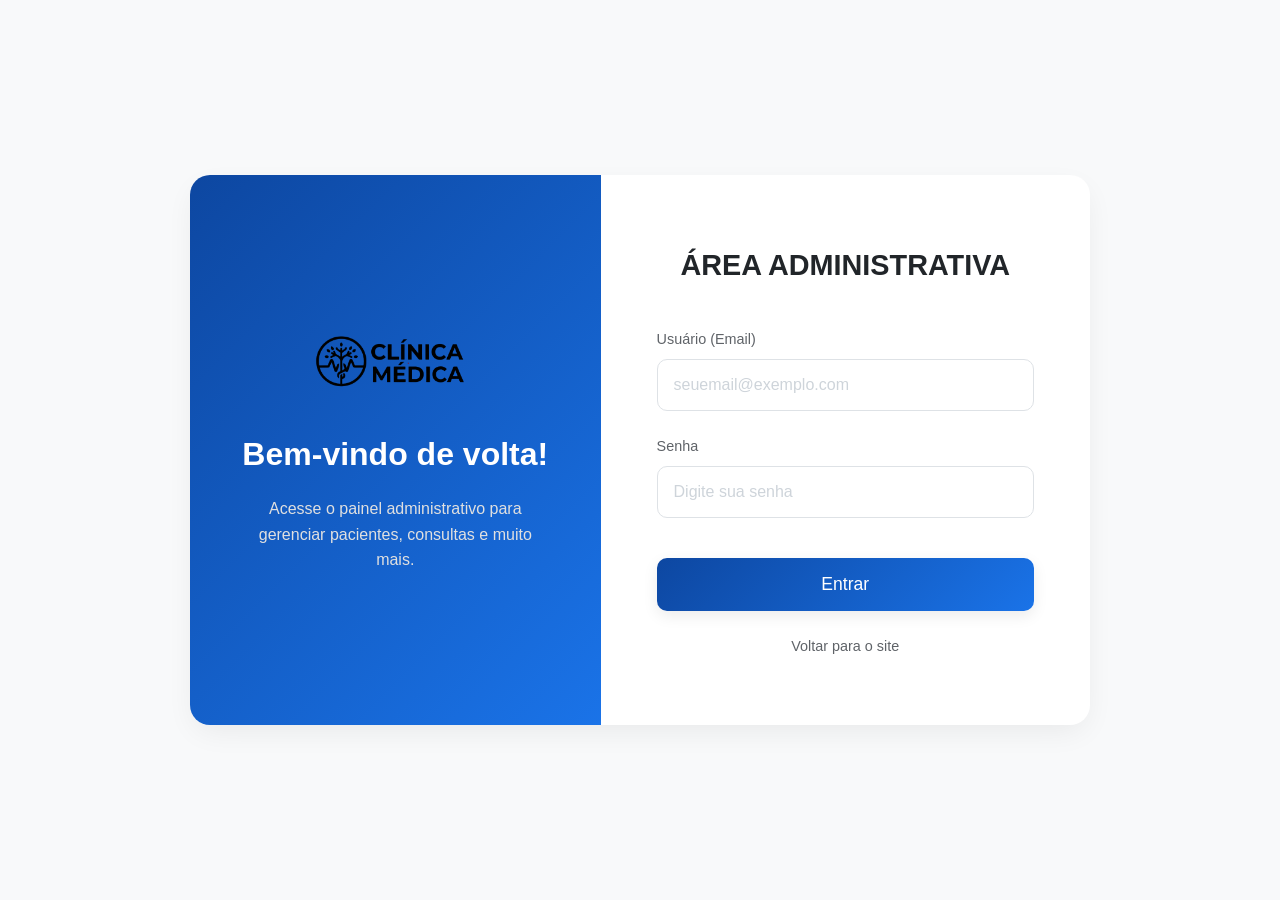
<file: clinica-medica-front/relatorios.html>
<!DOCTYPE html>
<html lang="pt-br">
<head>
    <meta charset="UTF-8">
    <meta name="viewport" content="width=device-width, initial-scale=1.0">
    <title>Relatórios - Clínica Médica</title>

    <link rel="preconnect" href="https://fonts.googleapis.com">
    <link rel="preconnect" href="https://fonts.gstatic.com" crossorigin>
    <link href="https://fonts.googleapis.com/css2?family=Montserrat:wght@300;400;500;600;700&display=swap" rel="stylesheet">

    <link rel="stylesheet" href="https://cdnjs.cloudflare.com/ajax/libs/font-awesome/6.0.0/css/all.min.css">

    <link rel="stylesheet" href="css/dashboard.css">
</head>
<body>

    <div class="dashboard-layout">

        <aside class="sidebar">
            <div class="sidebar-header">
                <img src="assets/clinica-logo.jpg" alt="Logo Clínica Médica" class="logo-img">
            </div>
            <nav class="sidebar-nav">
                <ul id="sidebarMenu">
                    </ul>
            </nav>
            <div class="sidebar-footer">
                 <button id="logoutButton" class="btn btn-logout">
                    <i class="fas fa-sign-out-alt"></i> Sair
                 </button>
            </div>
        </aside>

        <div class="main-panel">

            <header class="main-header">
                 <div class="header-content">
                    <h1 id="pageTitle">Relatórios</h1>
                    <div class="user-info">
                    <img src="" alt="Avatar" id="userAvatar" class="user-avatar" style="display: none;"> <span id="userName">Carregando...</span>
                 </div>
                </div>
            </header>

            <main class="content-area" id="mainContent">

                <div class="card">
                     <h2>Relatórios Gerenciais</h2>
                     <p>Visualize informações importantes sobre a operação da clínica.</p>
                 </div>

                 <div id="admin-relatorios" class="user-reports" style="display: none;">

                    <div class="card">
                        <h3><i class="fas fa-tachometer-alt blue"></i> Monitoramento do Sistema (Simulação Visual)</h3>
                        <div class="chart-placeholder">
                            <div class="chart-title">Uso de Recursos (%) - Última Hora</div>
                            <div class="chart-area">
                                <div class="y-axis">
                                    <span>100</span>
                                    <span>75</span>
                                    <span>50</span>
                                    <span>25</span>
                                    <span>0</span>
                                </div>
                                <div class="bars">
                                    <div class="bar-group">
                                        <div class="bar" style="height: 60%; background-color: #28a745;" title="CPU: 60%"></div>
                                        <span class="bar-label">CPU</span>
                                    </div>
                                    <div class="bar-group">
                                        <div class="bar" style="height: 45%; background-color: #1A73E8;" title="Memória: 45%"></div>
                                        <span class="bar-label">Memória</span>
                                    </div>
                                    <div class="bar-group">
                                        <div class="bar" style="height: 30%; background-color: #ffc107;" title="Disco: 30%"></div>
                                        <span class="bar-label">Disco</span>
                                    </div>
                                    <div class="bar-group">
                                        <div class="bar" style="height: 75%; background-color: #dc3545;" title="Rede I/O: 75%"></div>
                                        <span class="bar-label">Rede I/O</span>
                                    </div>
                                </div>
                            </div>
                        </div>
                        <p style="margin-top: 1.5rem;"><strong>Status Geral:</strong> <span style="color: green; font-weight: bold;">Operacional</span></p>
                        <p><strong>Consultas Processadas (última hora):</strong> 15</p>
                        <p><strong>Erros Registrados:</strong> 2 (Baixa prioridade)</p>
                         <div class="report-actions">
                            <button class="btn btn-quick-action">Ver Logs</button>
                            <button class="btn btn-quick-action">Abrir Painel Completo</button>
                        </div>
                    </div>


                    <div class="card">
                        <h3><i class="fas fa-chart-bar blue"></i> Relatório Financeiro Detalhado (Outubro 2025)</h3>
                        <p><strong>Faturamento Total:</strong> R$ 85.340,00</p>
                        <p><strong>Custo Operacional:</strong> R$ 42.100,00</p>
                        <p><strong>Lucro Líquido:</strong> R$ 43.240,00</p>
                        <p><strong>Pagamentos Pendentes:</strong> R$ 5.120,00 (3 faturas)</p>
                        <div class="report-actions">
                            <button class="btn btn-quick-action">Ver Detalhes Financeiros</button>
                            <button class="btn btn-quick-action">Exportar Planilha</button>
                        </div>
                    </div>

                     <div class="card">
                        <h3><i class="fas fa-users green"></i> Relatório de Pacientes Ativos e Inativos</h3>
                         <p><strong>Total de Pacientes:</strong> 152</p>
                        <p><strong>Pacientes Ativos (últimos 6 meses):</strong> 128</p>
                        <p><strong>Pacientes Inativos:</strong> 24</p>
                        <p><strong>Novos Pacientes (Mês):</strong> 35</p>
                         <div class="report-actions">
                            <button class="btn btn-quick-action">Ver Lista Completa</button>
                            <button class="btn btn-quick-action">Exportar Dados</button>
                        </div>
                    </div>
                    <div class="card">
                        <h3><i class="fas fa-user-tie purple"></i> Relatório de Desempenho (Funcionários)</h3>
                        <p><strong>Médico com mais consultas:</strong> Dr. João Silva (110)</p>
                        <p><strong>Especialidade mais procurada:</strong> Cardiologia (180 consultas)</p>
                        <p><strong>Atendente com mais agendamentos:</strong> Maria Oliveira (280)</p>
                        <div class="report-actions">
                             <button class="btn btn-quick-action">Ver Desempenho Individual</button>
                        </div>
                    </div>

                 </div>
                 <div id="medico-relatorios" class="user-reports" style="display: none;">

                    <div class="card">
                        <h3><i class="fas fa-calendar-check blue"></i> Seu Relatório de Atividade (Outubro 2025)</h3>
                        <p><strong>Consultas Realizadas por você:</strong> 110</p>
                        <p><strong>Tempo Médio por Consulta:</strong> 25 minutos</p>
                        <p><strong>Pacientes Atendidos (Únicos):</strong> 85</p>
                        <p><strong>Próximas Consultas (Hoje):</strong> 6</p>
                        <div class="report-actions">
                             <a href="consultas.html" class="btn btn-quick-action">Ver Minha Agenda Detalhada</a>
                        </div>
                    </div>

                     <div class="card">
                        <h3><i class="fas fa-file-medical green"></i> Status dos Seus Prontuários</h3>
                        <p><strong>Prontuários Atualizados (Últimos 7 dias):</strong> 22</p>
                        <p><strong>Prontuários Pendentes de Fechamento:</strong> 3</p>
                         <div class="report-actions">
                             <a href="prontuarios.html" class="btn btn-quick-action">Acessar Prontuários Pendentes</a>
                        </div>
                    </div>

                 </div>
                 <div id="atendente-relatorios" class="user-reports" style="display: none;">

                    <div class="card">
                        <h3><i class="fas fa-calendar-plus blue"></i> Relatório de Agendamentos (Outubro 2025)</h3>
                        <p><strong>Total de Agendamentos (Sistema):</strong> 450</p>
                        <p><strong>Agendamentos Realizados por você:</strong> 280</p>
                        <p><strong>Taxa de Confirmação Geral:</strong> 92%</p>
                        <p><strong>Horários de Pico:</strong> 09:00 - 11:00</p>
                         <div class="report-actions">
                             <a href="consultas.html" class="btn btn-quick-action">Ver Agenda Completa</a>
                        </div>
                    </div>

                     <div class="card">
                        <h3><i class="fas fa-user-plus green"></i> Relatório de Cadastro de Pacientes</h3>
                        <p><strong>Novos Pacientes Cadastrados por você (Mês):</strong> 28</p>
                        <p><strong>Total de Pacientes Ativos:</strong> 152</p>
                        <p><strong>Convênios mais Cadastrados:</strong> Unimed</p>
                        <div class="report-actions">
                             <a href="pacientes.html" class="btn btn-quick-action">Ver Lista de Pacientes</a>
                        </div>
                    </div>

                 </div>
                 </main>
            </div>

    </div>

    <script src="https://code.jquery.com/jquery-3.7.1.min.js"></script>
    <script src="js/dashboard.js"></script>

    <style>
        /* Estilos específicos para a página de relatórios */
        .user-reports h3 {
            display: flex;
            align-items: center;
            font-size: 1.25rem;
            margin-bottom: 1.5rem;
            color: var(--dark-blue);
            padding-bottom: 10px;
            border-bottom: 1px solid var(--border-color);
        }
         .user-reports h3 i {
            margin-right: 12px;
            color: var(--text-light);
            width: 20px;
            text-align: center;
         }
         .user-reports h3 i.blue { color: var(--primary-blue); }
         .user-reports h3 i.green { color: #28a745; }
         .user-reports h3 i.purple { color: #6f42c1; }

         .user-reports p {
            font-size: 1rem;
            margin-bottom: 0.8rem;
            color: var(--text-light);
            line-height: 1.6;
         }
         .user-reports p strong {
            color: var(--text-dark);
            font-weight: 600;
            margin-right: 5px;
         }
         .report-actions {
            margin-top: 1.5rem;
            padding-top: 1.5rem;
            border-top: 1px solid var(--border-color);
            display: flex;
            flex-wrap: wrap;
            gap: 10px;
         }

         /* Estilos CORRIGIDOS para simular gráfico Grafana */
        .chart-placeholder {
            border: 1px solid var(--border-color);
            border-radius: 8px;
            padding: 20px;
            background-color: #f8f9fa; /* Fundo cinza claro para o gráfico */
            margin-bottom: 1.5rem;
            position: relative; /* Para linhas de grade */
        }
        .chart-title {
            text-align: center;
            font-size: 0.9rem;
            color: var(--text-light);
            margin-bottom: 2rem; /* Mais espaço */
            font-weight: 500;
        }
        .chart-area {
            display: flex; /* Alterado para flex */
            position: relative;
            height: 180px; /* Altura da área do gráfico */
             /* Linhas de grade (simuladas com gradiente) */
             background-image: linear-gradient(to right, var(--border-color) 1px, transparent 1px), /* Linhas verticais (opcional) */
                               linear-gradient(to bottom, var(--border-color) 1px, transparent 1px); /* Linhas horizontais */
             background-size: 25% 25%; /* Espaçamento das linhas (ajuste %) */
             border-left: 1px solid #adb5bd; /* Eixo Y */
             border-bottom: 1px solid #adb5bd; /* Eixo X */
             padding-left: 35px; /* Espaço para labels do eixo Y */
             padding-bottom: 25px; /* Espaço para labels das barras */
             align-items: flex-end; /* Alinha barras na base */
             justify-content: space-around; /* Espaça as barras */
        }
        .y-axis {
            position: absolute;
            left: -5px;
            top: 0;
            /* Ajuste para alinhar com as linhas de grade (25% de altura) */
            bottom: 25px;
            display: flex;
            flex-direction: column;
            justify-content: space-between; /* Distribui os labels */
            align-items: flex-end;
            padding-right: 10px;
            height: calc(100% - 25px); /* Altura do eixo Y */
        }
        .y-axis span {
            font-size: 0.75rem;
            color: var(--text-light);
            position: relative; /* Para ajuste fino */
             /* Tenta alinhar com as linhas de grade (pode precisar de ajuste) */
             /* bottom: -5px; */
        }
        /* Ajuste fino para os labels do eixo Y (pode variar com a fonte) */
        .y-axis span:nth-child(1) { top: -5px; } /* 100 */
        .y-axis span:nth-child(5) { bottom: -5px; } /* 0 */


        .bars {
             /* Removido - agora é parte do .chart-area */
             display: contents; /* Faz com que os .bar-group se alinhem no flex do pai */
        }
        .bar-group {
             width: 18%;
             height: 100%; /* Ocupa altura da chart-area */
             display: flex;
             flex-direction: column;
             align-items: center;
             justify-content: flex-end; /* Barra cresce de baixo para cima */
             position: relative; /* Para posicionar o label */
        }
        .bar {
            width: 70%;
            background-color: var(--primary-blue);
            border-radius: 4px 4px 0 0;
            transition: height 0.5s ease-out;
            cursor: pointer;
            position: relative;
            margin: 0 auto; /* Centraliza a barra no grupo */
        }
         /* Tooltip */
        .bar:hover::after {
            content: attr(title);
            position: absolute;
            bottom: 105%;
            left: 50%;
            transform: translateX(-50%);
            background-color: rgba(0, 0, 0, 0.75); /* Mais escuro */
            color: white;
            padding: 4px 8px; /* Mais padding */
            border-radius: 4px;
            font-size: 0.75rem;
            white-space: nowrap;
            z-index: 10;
         }

        .bar-label {
            position: absolute;
            bottom: -20px;
            font-size: 0.75rem;
            color: var(--text-light);
            white-space: nowrap;
        }

    </style>

</body>
</html>
</file>
<file: clinica-medica-front/css/index.css>
/* * ARQUIVO: css/index.css
 * VERSÃO 8.5 - AJUSTE FINO (Ícones da Seção Azul Maiores e Arredondados)
 */

/* 1. VARIÁVEIS DE COR E GLOBAIS */
:root {
    --primary-blue: #1A73E8; 
    --dark-blue: #0D47A1;   
    --gradient-primary: linear-gradient(90deg, var(--dark-blue) 0%, var(--primary-blue) 100%);
    --bg-light-gray: #f8f9fa; 
    --white: #ffffff;          
    --text-dark: #212529;    
    --text-light: #5f6368;   
    --border-color: #dee2e6;
    --shadow-card: 0px 10px 30px -5px rgba(0, 0, 0, 0.07);
    --shadow-hover: 0px 20px 40px -10px rgba(26, 115, 232, 0.3);
}

* {
    margin: 0;
    padding: 0;
    box-sizing: border-box;
}

html {
    scroll-behavior: smooth; 
}

body {
    font-family: 'Montserrat', 'Segoe UI', Arial, sans-serif;
    line-height: 1.7;
    color: var(--text-dark);
    background-color: var(--bg-light-gray); 
    overflow-x: hidden;
    -webkit-font-smoothing: antialiased;
    -moz-osx-font-smoothing: grayscale;
}

.container {
    width: 90%;
    max-width: 1280px; 
    margin: 0 auto;
}

h1, h2, h3, h4 {
    margin-bottom: 1rem;
    font-weight: 600; 
}

h2 {
    font-size: 2.8rem;
    text-align: center;
    margin-bottom: 4rem;
    font-weight: 700;
}

h3 {
    font-size: 1.5rem;
    font-weight: 600;
}

p {
    margin-bottom: 1rem;
    color: var(--text-light);
    font-weight: 400; 
    font-size: 1.05rem;
}

.gradient-text {
    background: var(--gradient-primary);
    -webkit-background-clip: text;
    -webkit-text-fill-color: transparent;
    background-clip: text;
    font-weight: 700;
}

/* 2. BOTÕES ("VIVOS") */
.btn {
    display: inline-block;
    padding: 14px 32px;
    text-decoration: none;
    border-radius: 10px; 
    font-weight: 500;
    text-align: center;
    border: none;
    cursor: pointer;
    transition: all 0.3s ease-in-out;
    box-shadow: 0 5px 15px rgba(0, 0, 0, 0.08);
}

.btn:hover {
    transform: translateY(-4px); 
    box-shadow: var(--shadow-hover);
}

.btn-admin {
    background: var(--gradient-primary);
    color: var(--white);
    font-size: 0.9rem;
}

.btn-main {
    background-color: var(--white);
    color: var(--primary-blue);
    font-size: 1.1rem;
    font-weight: 600;
    animation: pulse 2.5s infinite ease-in-out;
}

.btn-main:hover {
    background-color: var(--dark-blue);
    color: var(--white);
    animation: none; 
}

.btn-cta {
    background: var(--white);
    color: var(--dark-blue);
    font-weight: 600;
}
.btn-cta:hover {
    background: #f0f0f0;
    color: var(--dark-blue);
}

.btn-submit {
    background: var(--gradient-primary);
    color: var(--white);
    width: 100%;
    font-size: 1.1rem;
    padding: 16px;
}


/* 3. HEADER (MAIS FINO) */
header {
    background-color: var(--white);
    box-shadow: 0 2px 15px rgba(0, 0, 0, 0.07); 
    padding: 12px 0; 
    position: sticky;
    top: 0;
    z-index: 1000;
}

.header-content {
    display: flex;
    justify-content: space-between;
    align-items: center;
}

.logo-img {
    max-height: 55px;  
    width: auto;
    object-fit: contain; 
}

header nav ul {
    list-style: none;
    display: flex;
}

header nav ul li {
    margin-left: 40px; 
}

header nav ul li a {
    text-decoration: none;
    color: var(--text-light);
    font-weight: 500;
    font-size: 1rem;
    transition: all 0.3s ease;
    padding-bottom: 5px;
    border-bottom: 2px solid transparent; 
}

header nav ul li a:hover {
    color: var(--dark-blue);
    border-bottom-color: var(--primary-blue); 
}

/* 4. HERO (AJUSTADO: ALINHAMENTO VERTICAL) */
.hero {
    height: 90vh; 
    min-height: 700px;
    background-size: cover;
    background-position: center;
    background-repeat: no-repeat;
    background-attachment: fixed; 
    position: relative;
    display: flex;
    align-items: center; 
    padding: 0; 
}

.hero-overlay {
    position: absolute;
    top: 0;
    left: 0;
    width: 100%;
    height: 100%;
    background: rgba(0, 0, 0, 0.5);
}

.hero-content {
    position: relative;
    z-index: 2;
    color: var(--white);
    max-width: 900px; 
    margin: 0 auto; 
    text-align: center; 
    padding-top: 5rem; 
}

.hero-content h1 {
    font-size: 3.8rem; 
    margin-bottom: 1rem; 
    font-weight: 700;
    text-shadow: 0 4px 10px rgba(0, 0, 0, 0.3);
    text-transform: uppercase;
}

.hero-content p {
    font-size: 1.3rem; 
    margin-bottom: 3rem;
    color: #f0f0f0;
    font-weight: 400;
    letter-spacing: 1px;
    max-width: 700px; 
    margin-left: auto;
    margin-right: auto;
}


/* 5. SEÇÕES (EFEITO DE CAMADA) */
section {
    padding: 6rem 0; 
}

.section-on-gray {
    background-color: var(--white);
    border-radius: 20px;
    box-shadow: 0 20px 50px -20px rgba(0, 0, 0, 0.05);
    margin-top: -80px; 
    position: relative;
    z-index: 10;
}
.about {
    padding-top: 5rem; 
}
.services {
    margin-top: 0; 
    z-index: 5; 
    background-color: var(--white);
    border-radius: 20px;
    box-shadow: 0 20px 50px -20px rgba(0, 0, 0, 0.05);
    margin-bottom: 5rem;
}
.contact {
    padding: 0; 
    margin: 5rem 0;
    margin-top: 0; 
}

.about-wrapper {
    display: flex;
    align-items: center;
    gap: 5rem; 
}

.about-image {
    flex: 1;
}

.about-image img {
    width: 100%;
    border-radius: 16px;
    box-shadow: var(--shadow-hover); 
}

.about-text {
    flex: 1.2;
}

.about-text h2 {
    text-align: left;
}

.about-text h3 {
    color: var(--primary-blue);
    font-size: 1.4rem;
    font-weight: 600;
}

.about-features {
    display: flex;
    gap: 1.5rem;
    margin-top: 2rem;
}
.feature-item {
    flex: 1;
}
.feature-item .feature-icon {
    font-size: 1.5rem;
    color: var(--primary-blue);
    font-weight: 700;
}
.feature-item h4 {
    font-weight: 600;
    margin-bottom: 0.5rem;
}

/* 6. NOVA SEÇÃO DE DESTAQUE (AJUSTE ÍCONES) */
.features-section {
    background-color: var(--dark-blue); 
    color: var(--white);
    padding: 5rem 0;
    position: relative;
    z-index: 15; 
}
.features-grid {
    display: grid;
    grid-template-columns: repeat(3, 1fr);
    gap: 3rem;
}
.feature-box {
    text-align: center;
}
.feature-box .feature-icon {
    max-height: 150px; /* FIX: Ícones Maiores */
    width: auto;      
    object-fit: contain; 
    margin-bottom: 1.5rem; 
    border-radius: 12px; /* FIX: Bordas Arredondadas */
    /* Ícones precisam ser brancos ou claros para contrastar */
}
.feature-box h4 {
    color: var(--white);
    font-size: 1.3rem;
    font-weight: 600;
}
.feature-box p {
    color: #bdc3c7; 
    font-weight: 300;
}


/* 7. CARDS DE ESPECIALIDADES (4 POR LINHA) */
.services h2 {
    padding-top: 1rem;
}

.service-grid {
    display: grid;
    grid-template-columns: repeat(4, 1fr);
    gap: 2.5rem;
}

.service-card {
    background-color: var(--white);
    border-radius: 16px; 
    box-shadow: var(--shadow-card);
    display: flex;
    flex-direction: column;
    transition: all 0.3s ease; 
    border: 1px solid var(--border-color); 
}

.service-card:hover {
    transform: translateY(-12px); 
    box-shadow: var(--shadow-hover);
}

.card-image-wrapper {
    height: 220px; 
    width: 100%;
    overflow: hidden; 
    border-radius: 16px 16px 0 0;
}

.card-image {
    width: 100%;
    height: 100%;
    object-fit: cover;
    transition: transform 0.3s ease; 
}

.service-card:hover .card-image {
    transform: scale(1.05); 
}

.card-content {
    padding: 2rem 1.5rem;
}

.card-content h3 {
    font-weight: 700;
    font-size: 1.6rem;
    background: var(--gradient-primary);
    -webkit-background-clip: text;
    -webkit-text-fill-color: transparent;
    background-clip: text;
}

/* 8. SEÇÃO CTA BANNER */
.cta-banner {
    padding: 0; 
    margin: 0 0 5rem 0;
    position: relative;
    z-index: 10;
}
.cta-content {
    background: var(--gradient-primary);
    color: var(--white);
    padding: 5rem 3rem;
    border-radius: 20px;
    text-align: center;
    box-shadow: var(--shadow-hover);
}
.cta-content h2 {
    color: var(--white);
    text-align: center;
    font-size: 2.5rem;
}
.cta-content p {
    font-size: 1.2rem;
    color: #e0e0e0;
    max-width: 700px;
    margin: 0 auto 2rem auto;
    font-weight: 300;
}

/* 9. SEÇÃO CONTATO (Flutuante) */
.contact-container {
    max-width: 1100px;
}

.contact-wrapper {
    display: flex;
    border-radius: 20px;
    overflow: hidden;
    background: var(--white);
}

.contact-info {
    flex: 1;
    background: var(--gradient-primary);
    color: var(--white);
    padding: 3rem;
    display: flex;
    flex-direction: column;
    justify-content: center;
    border-radius: 20px 0 0 20px;
}

.contact-info h2 {
    text-align: left;
    color: var(--white);
    font-size: 2.2rem;
}

.contact-info p {
    color: #e0e0e0;
    font-weight: 300;
    font-size: 1.1rem;
}

.info-item {
    margin-top: 2rem;
}

.info-item h4 {
    color: var(--white);
    font-size: 1.1rem;
    margin-bottom: 0.5rem;
    font-weight: 500;
}

.contact-form {
    flex: 1.5;
    padding: 3.5rem;
}

.contact-form h3 {
    font-size: 1.8rem;
    color: var(--text-dark);
    margin-bottom: 2.5rem;
    font-weight: 700;
}

.form-group {
    margin-bottom: 1.5rem;
}

.form-group label {
    display: block;
    margin-bottom: 0.5rem;
    font-weight: 500;
    color: var(--text-light);
}

.form-group input,
.form-group textarea {
    width: 100%;
    padding: 18px; 
    border: 1px solid var(--border-color);
    border-radius: 12px;
    font-size: 1rem;
    font-family: 'Montserrat', sans-serif;
    transition: all 0.3s ease;
}

.form-group input:focus,
.form-group textarea:focus {
    outline: none;
    border-color: var(--primary-blue);
    box-shadow: 0 0 0 4px rgba(26, 115, 232, 0.2); 
}

.form-group textarea {
    resize: vertical;
    min-height: 120px;
}

/* 10. FOOTER */
footer {
    background-color: var(--text-dark); 
    color: #bdc3c7; 
    padding-top: 5rem;
    margin-top: 0;
}

.footer-container {
    display: flex;
    justify-content: space-between;
    flex-wrap: wrap; 
    gap: 3rem;
    padding-bottom: 4rem;
}

.footer-logo {
    flex-basis: 30%;
    min-width: 250px;
}

.logo-img-footer {
    height: 55px; /* Mesmo tamanho do header */
    width: auto;
    object-fit: contain;
    margin-bottom: 1rem;
}

.footer-logo p {
    color: #ecf0f1;
    font-weight: 300;
}

.footer-links, .footer-contact {
    flex-basis: 20%;
    min-width: 200px;
}

footer h4 {
    font-size: 1.2rem;
    margin-bottom: 1.2rem;
    color: var(--white);
    font-weight: 500;
}

footer ul {
    list-style: none;
}

footer ul li {
    margin-bottom: 0.7rem;
}

footer ul li a {
    text-decoration: none;
    color: #bdc3c7;
    transition: color 0.3s ease;
}

footer ul li a:hover {
    color: var(--white); 
}

.footer-contact p {
    color: #bdc3c7;
    margin-bottom: 0.5rem;
    font-weight: 300;
}

.footer-bottom {
    text-align: center;
    padding: 2rem 0;
    border-top: 1px solid #34495e;
    font-size: 0.9rem;
    color: #7f8c8d;
}


/* 11. ANIMAÇÕES E RESPONSIVIDADE */

/* Animação do Hero */
@keyframes fadeInDown {
    from { opacity: 0; transform: translateY(-30px); }
    to { opacity: 1; transform: translateY(0); }
}

@keyframes fadeInUp {
    from { opacity: 0; transform: translateY(30px); }
    to { opacity: 1; transform: translateY(0); }
}

.animate-hero-title {
    animation: fadeInDown 1s ease-out 0.2s;
    animation-fill-mode: backwards;
}

.animate-hero-subtitle {
    animation: fadeInUp 1s ease-out 0.6s;
    animation-fill-mode: backwards;
}

/* Animação de Pulso (Botão Hero) */
@keyframes pulse {
    0% { box-shadow: 0 0 0 0 rgba(255, 255, 255, 0.7); }
    70% { box-shadow: 0 0 0 15px rgba(255, 255, 255, 0); }
    100% { box-shadow: 0 0 0 0 rgba(255, 255, 255, 0); }
}

/* Animação de Scroll (Fade-in + Slide-up) */
.hidden {
    opacity: 0;
    transform: translateY(50px);
    transition: opacity 0.8s ease-out, transform 0.8s ease-out;
}

.visible {
    opacity: 1;
    transform: translateY(0);
}

/* RESPONSIVIDADE */
@media (max-width: 1200px) {
    .service-grid {
        grid-template-columns: repeat(3, 1fr);
    }
    .hero-content h1 { font-size: 3.5rem; } 
    .hero-content p { font-size: 1.2rem; } 
}

@media (max-width: 992px) {
    .service-grid {
        grid-template-columns: repeat(2, 1fr);
    }
    .features-grid {
        grid-template-columns: 1fr;
        gap: 2.5rem; 
    }
    .about-wrapper {
        flex-direction: column;
    }
    .contact-wrapper {
        flex-direction: column;
    }
    .contact-info {
        border-radius: 20px 20px 0 0;
    }
    .hero-content h1 { font-size: 3rem; } 
}

@media (max-width: 768px) {
    header nav {
        display: none; 
    }
    .header-content {
        justify-content: space-between;
    }
     .logo-img {
        max-height: 50px; 
    }
    .service-grid {
        grid-template-columns: 1fr;
    }
    .hero-content h1 { font-size: 2.5rem; } 
    .hero-content p { font-size: 1.1rem; } 
    
    .contact-form, .contact-info {
        padding: 2.5rem 1.5rem;
    }
    .features-grid {
        grid-template-columns: 1fr; /* Garante 1 coluna em mobile */
        padding-left: 1rem;
        padding-right: 1rem;
    }
    section {
        padding: 4rem 0; 
    }
     .about {
        padding-top: 4rem; 
    }
}
</file>
<file: clinica-medica-front/css/dashboard.css>
/* * ARQUIVO: css/dashboard.css
 * Estilo v6.0 - Com Avatar no Header e Ajustes Finais
 */

/* 1. VARIÁVEIS DE COR E GLOBAIS */
:root {
    --primary-blue: #1A73E8;
    --dark-blue: #0D47A1;
    --gradient-primary: linear-gradient(180deg, var(--dark-blue) 0%, var(--primary-blue) 100%);
    --bg-light-gray: #f4f6f9;
    --white: #ffffff;
    --text-dark: #212529;
    --text-light: #5f6368;
    --border-color: #e3e6f0;
    --shadow-card: 0px 8px 25px -8px rgba(0, 0, 0, 0.08);
    --shadow-hover: 0px 15px 35px -10px rgba(26, 115, 232, 0.3);
    --sidebar-width: 260px;
}

* {
    margin: 0;
    padding: 0;
    box-sizing: border-box;
}

html {
    scroll-behavior: smooth;
}

body {
    font-family: 'Montserrat', 'Segoe UI', Arial, sans-serif;
    line-height: 1.6;
    color: var(--text-dark);
    background-color: var(--bg-light-gray);
    overflow-x: hidden;
    -webkit-font-smoothing: antialiased;
    -moz-osx-font-smoothing: grayscale;
}

/* 2. LAYOUT PRINCIPAL */
.dashboard-layout {
    display: flex;
    min-height: 100vh;
}

/* 3. SIDEBAR */
.sidebar {
    width: var(--sidebar-width);
    background: var(--gradient-primary);
    color: var(--white);
    display: flex;
    flex-direction: column;
    position: fixed;
    left: 0;
    top: 0;
    height: 100%;
    box-shadow: 4px 0px 20px rgba(0, 0, 0, 0.1);
    z-index: 100;
    transition: width 0.3s ease, transform 0.3s ease;
}

.sidebar-header {
    padding: 20px;
    text-align: center;
    border-bottom: 1px solid rgba(255, 255, 255, 0.1);
}

.sidebar-header .logo-img {
    max-height: 75px;
    width: auto;
    object-fit: contain;
}

.sidebar-nav {
    flex-grow: 1;
    padding: 15px 0;
    overflow-y: auto;
    overflow-x: hidden;
}

/* Scrollbar Estilizada */
.sidebar-nav::-webkit-scrollbar { width: 6px; }
.sidebar-nav::-webkit-scrollbar-track { background: rgba(0, 0, 0, 0.1); border-radius: 10px; margin: 5px 0; }
.sidebar-nav::-webkit-scrollbar-thumb { background-color: rgba(255, 255, 255, 0.4); border-radius: 10px; border: 1px solid rgba(0, 0, 0, 0.1); }
.sidebar-nav::-webkit-scrollbar-thumb:hover { background-color: rgba(255, 255, 255, 0.6); }
.sidebar-nav { scrollbar-width: thin; scrollbar-color: rgba(255, 255, 255, 0.4) rgba(0, 0, 0, 0.1); }


.sidebar-nav ul {
    list-style: none;
    padding-right: 5px;
}

.sidebar-nav ul li a {
    display: flex;
    align-items: center;
    padding: 14px 25px;
    color: #e0e0e0;
    text-decoration: none;
    font-weight: 500;
    font-size: 0.9rem;
    transition: all 0.2s ease;
    border-left: 4px solid transparent;
    white-space: nowrap;
}

.sidebar-nav ul li a:hover {
    background-color: rgba(255, 255, 255, 0.08);
    color: var(--white);
    border-left-color: var(--white);
}

.sidebar-nav ul li a.active {
    background-color: rgba(0, 0, 0, 0.2);
    color: var(--white);
    font-weight: 600;
    border-left-color: var(--white);
}

.sidebar-nav ul li a i {
    margin-right: 15px;
    font-size: 1rem;
    width: 20px;
    text-align: center;
    line-height: 1;
}

.sidebar-footer {
    padding: 15px 20px;
    border-top: 1px solid rgba(255, 255, 255, 0.1);
}

.btn {
     display: inline-block;
    padding: 10px 25px;
    text-decoration: none;
    border-radius: 8px;
    font-weight: 500;
    text-align: center;
    border: none;
    cursor: pointer;
    transition: all 0.3s ease-in-out;
    box-shadow: 0 4px 12px rgba(0, 0, 0, 0.08);
}
.btn:hover {
     transform: translateY(-2px);
     box-shadow: 0 8px 20px rgba(26, 115, 232, 0.2);
}


.btn-logout {
    width: 100%;
    background: rgba(255, 255, 255, 0.1);
    color: #e0e0e0;
    border: 1px solid rgba(255, 255, 255, 0.2);
    padding: 10px 15px;
    text-align: left;
    display: flex;
    align-items: center;
    font-size: 0.9rem;
    transition: all 0.3s ease;
    box-shadow: none;
    border-radius: 8px;
}
.btn-logout i {
    margin-right: 10px;
    font-size: 1rem;
    width: 18px;
    text-align: center;
}

.btn-logout:hover {
    background: rgba(255, 255, 255, 0.2);
    color: var(--white);
    border-color: var(--white);
    transform: none;
    box-shadow: none;
}

/* 4. PAINEL PRINCIPAL (Conteúdo) */
.main-panel {
    margin-left: var(--sidebar-width);
    width: calc(100% - var(--sidebar-width));
    display: flex;
    flex-direction: column;
    transition: margin-left 0.3s ease, width 0.3s ease;
}

/* 5. HEADER DO CONTEÚDO (Com Avatar) */
.main-header {
    background-color: var(--white);
    padding: 0 30px;
    box-shadow: 0px 2px 10px rgba(0, 0, 0, 0.05);
    position: sticky;
    top: 0;
    z-index: 90;
    height: 70px;
    display: flex;
    align-items: center;
    border-bottom: 1px solid var(--border-color);
}

.main-header .header-content {
    display: flex;
    justify-content: space-between;
    align-items: center;
    width: 100%;
}

.main-header h1 {
    font-size: 1.4rem;
    font-weight: 600;
    margin-bottom: 0;
    color: var(--text-dark);
}

.user-info {
    font-weight: 500;
    color: var(--text-light);
    display: flex;
    align-items: center;
}
/* Estilo do Avatar no Header */
.user-avatar {
    width: 32px;
    height: 32px;
    border-radius: 50%;
    object-fit: cover;
    margin-right: 10px;
    border: 1px solid var(--border-color);
    display: inline-block; /* Garante visibilidade */
}

/* 6. ÁREA DE CONTEÚDO (Upgrade Visual) */
.content-area {
    padding: 35px;
    flex-grow: 1;
    background-color: var(--bg-light-gray);
}

/* Card */
.card {
    background-color: var(--white);
    padding: 30px;
    border-radius: 12px;
    box-shadow: var(--shadow-card);
    margin-bottom: 2.5rem;
    border: 1px solid #eef0f2;
}

.content-area h2 {
    font-size: 1.7rem;
    margin-bottom: 1.5rem;
    text-align: left;
    color: var(--dark-blue);
    font-weight: 600;
}

/* Título h3 */
.user-summary h3 {
    font-size: 1.4rem;
    margin-bottom: 1.8rem;
    color: var(--text-dark);
    font-weight: 600;
    padding-bottom: 15px;
    border-bottom: 1px solid var(--border-color);
}
/* Título h4 (Ações Rápidas) */
.card h4 {
    font-size: 1.1rem;
    font-weight: 600;
    color: var(--text-dark);
    margin-bottom: 1rem;
}


/* Cards de Resumo */
.summary-grid {
    display: grid;
    grid-template-columns: repeat(auto-fit, minmax(240px, 1fr));
    gap: 2rem;
    margin-bottom: 2.5rem;
}

.summary-card {
    display: flex;
    align-items: center;
    padding: 25px;
    transition: all 0.3s ease;
    border-radius: 12px;
}
.summary-card:hover {
    transform: translateY(-5px);
    box-shadow: var(--shadow-hover);
}

.summary-icon {
    font-size: 2.2rem;
    margin-right: 1.5rem;
    padding: 15px;
    border-radius: 10px;
    color: var(--white);
    width: 65px;
    height: 65px;
    display: flex;
    align-items: center;
    justify-content: center;
}
.summary-icon.blue { background-color: var(--primary-blue); }
.summary-icon.green { background-color: #28a745; }
.summary-icon.purple { background-color: #6f42c1; }

.summary-text h3 {
    font-size: 0.85rem;
    text-transform: uppercase;
    letter-spacing: 0.5px;
    font-weight: 600;
    color: var(--text-light);
    margin-bottom: 0.2rem;
}
.summary-text p {
    font-size: 1.9rem;
    font-weight: 700;
    color: var(--text-dark);
    margin-bottom: 0;
}

/* Botões de Ação Rápida */
.actions-wrapper {
    display: flex;
    flex-wrap: wrap;
    gap: 15px;
    margin-top: 1.5rem;
}
.btn-quick-action {
    background-color: var(--white);
    color: var(--primary-blue);
    border: 1px solid var(--primary-blue);
    padding: 8px 18px;
    font-weight: 500;
    font-size: 0.9rem;
    box-shadow: none;
    border-radius: 8px;
     margin: 0;
}
.btn-quick-action:hover {
    background-color: var(--primary-blue);
    color: var(--white);
    border-color: var(--primary-blue);
    box-shadow: 0 4px 10px rgba(26, 115, 232, 0.2);
    transform: translateY(-2px);
}

/* Listas */
.content-area .card ul {
    list-style: none;
    padding-left: 0;
    margin-top: 1.5rem;
}
.content-area .card li {
    padding: 12px 0;
    border-bottom: 1px solid #f0f2f5;
    color: var(--text-light);
    font-size: 0.95rem;
}
.content-area .card li:last-child {
    border-bottom: none;
}


/* 7. RESPONSIVIDADE */
@media (max-width: 992px) {
    :root { --sidebar-width: 220px; }
     .sidebar-nav ul li a { padding: 12px 20px; font-size: 0.9rem; }
     .main-header h1 { font-size: 1.3rem; }
     .content-area { padding: 30px; }
}

@media (max-width: 768px) {
    :root { --sidebar-width: 0; }
    .sidebar { transform: translateX(-100%); transition: transform 0.3s ease; position: fixed; height: 100vh; }
    .main-panel { margin-left: 0; width: 100%; }
     .main-header { padding: 0 20px; height: 65px; }
      .main-header h1 { font-size: 1.2rem; }
     .content-area { padding: 25px; }
    .sidebar.active { transform: translateX(0); width: 240px; box-shadow: 5px 0px 15px rgba(0, 0, 0, 0.2); }
    .hamburger-btn { display: block; background: none; border: none; font-size: 1.5rem; cursor: pointer; color: var(--text-dark); margin-right: 15px; }
    .main-header .header-content { justify-content: flex-start; }
    .main-header h1 { margin-left: 10px; }
     .user-info { margin-left: auto; }
     .user-avatar { width: 28px; height: 28px; margin-right: 8px; } /* Ajuste avatar mobile */
     .user-info span { font-size: 0.9rem; }
     .summary-grid { grid-template-columns: 1fr; }
      .actions-wrapper { gap: 10px; }
}

@media (min-width: 769px) {
    .hamburger-btn { display: none; }
}
</file>
<file: clinica-medica-front/css/login.css>
/* * ARQUIVO: css/login.css
 * Estilo para a tela de login, baseado na index.css v8.x
 */

/* 1. VARIÁVEIS DE COR E GLOBAIS */
:root {
    --primary-blue: #1A73E8; 
    --dark-blue: #0D47A1;   
    --gradient-primary: linear-gradient(135deg, var(--dark-blue) 0%, var(--primary-blue) 100%); /* Ajustado para 135deg */
    --bg-light-gray: #f8f9fa; 
    --white: #ffffff;          
    --text-dark: #212529;    
    --text-light: #5f6368;   
    --border-color: #dee2e6;
    --error-red: #dc3545;
    --shadow-card: 0px 10px 30px -5px rgba(0, 0, 0, 0.07);
    --shadow-hover: 0px 20px 40px -10px rgba(26, 115, 232, 0.3);
}

* {
    margin: 0;
    padding: 0;
    box-sizing: border-box;
}

body {
    font-family: 'Montserrat', 'Segoe UI', Arial, sans-serif;
    line-height: 1.6;
    color: var(--text-dark);
    background-color: var(--bg-light-gray); 
    /* Centraliza o container de login na tela */
    display: flex;
    justify-content: center;
    align-items: center;
    min-height: 100vh;
    padding: 2rem; /* Espaçamento caso o container fique grande */
}

/* 2. CONTAINER PRINCIPAL */
.login-container {
    display: flex;
    width: 100%;
    max-width: 900px; /* Largura máxima do box */
    min-height: 550px; /* Altura mínima */
    background-color: var(--white);
    border-radius: 20px;
    box-shadow: var(--shadow-card);
    overflow: hidden; /* Garante que o gradiente não vaze */
}

/* 3. COLUNA ESQUERDA (AZUL) */
.login-info {
    flex: 1; /* Ocupa metade (ou menos, ajustável) */
    background: var(--gradient-primary);
    color: var(--white);
    padding: 3rem;
    display: flex;
    flex-direction: column;
    justify-content: center; /* Alinha verticalmente */
    align-items: center; /* Alinha horizontalmente */
    text-align: center;
}

.login-info .logo-img {
    max-height: 70px; /* Logo um pouco maior aqui */
    margin-bottom: 2rem;
}

.login-info h1 {
    font-size: 2rem;
    font-weight: 600;
    margin-bottom: 1rem;
}

.login-info p {
    color: #e0e0e0; /* Texto mais claro */
    font-weight: 300;
    font-size: 1rem;
    max-width: 300px;
}

/* 4. COLUNA DIREITA (FORMULÁRIO) */
.login-form-wrapper {
    flex: 1.2; /* Um pouco maior que a coluna azul */
    padding: 3.5rem;
    display: flex;
    flex-direction: column;
    justify-content: center;
}

.login-form-wrapper h2 {
    font-size: 1.8rem;
    font-weight: 700;
    color: var(--text-dark);
    margin-bottom: 2.5rem;
    text-align: center;
}

.form-group {
    margin-bottom: 1.5rem;
}

.form-group label {
    display: block;
    margin-bottom: 0.5rem;
    font-weight: 500;
    color: var(--text-light);
    font-size: 0.9rem;
}

.form-group input {
    width: 100%;
    padding: 16px; 
    border: 1px solid var(--border-color);
    border-radius: 10px;
    font-size: 1rem;
    font-family: 'Montserrat', sans-serif;
    transition: all 0.3s ease;
}

.form-group input::placeholder {
    color: #ced4da; /* Placeholder mais suave */
}

.form-group input:focus {
    outline: none;
    border-color: var(--primary-blue);
    box-shadow: 0 0 0 4px rgba(26, 115, 232, 0.2); 
}

/* 5. BOTÃO E MENSAGEM DE ERRO */
.btn {
    display: inline-block;
    padding: 14px 32px;
    text-decoration: none;
    border-radius: 10px; 
    font-weight: 500;
    text-align: center;
    border: none;
    cursor: pointer;
    transition: all 0.3s ease-in-out;
    box-shadow: 0 5px 15px rgba(0, 0, 0, 0.08);
}
.btn:hover {
    transform: translateY(-4px); 
    box-shadow: var(--shadow-hover);
}

.btn-login {
    background: var(--gradient-primary);
    color: var(--white);
    width: 100%;
    font-size: 1.1rem;
    padding: 16px;
    margin-top: 1rem; /* Espaço acima do botão */
}

.error-message {
    color: var(--error-red);
    background-color: #f8d7da; /* Fundo vermelho claro */
    border: 1px solid #f5c6cb; /* Borda vermelha clara */
    padding: 10px;
    border-radius: 8px;
    margin-bottom: 1rem;
    font-size: 0.9rem;
    text-align: center;
}

/* 6. LINK DE VOLTAR */
.back-link {
    display: block;
    text-align: center;
    margin-top: 1.5rem;
    color: var(--text-light);
    font-size: 0.9rem;
    text-decoration: none;
    transition: color 0.3s ease;
}

.back-link:hover {
    color: var(--primary-blue);
    text-decoration: underline;
}

/* 7. RESPONSIVIDADE */
@media (max-width: 768px) {
    body {
        padding: 1rem;
        align-items: flex-start; /* Alinha no topo em telas pequenas */
    }
    .login-container {
        flex-direction: column; /* Empilha as colunas */
        min-height: auto;
        max-width: 500px; /* Limita a largura em telas pequenas */
    }
    .login-info {
        padding: 2rem;
    }
    .login-info .logo-img {
        max-height: 60px;
    }
    .login-form-wrapper {
        padding: 2rem;
    }
    .login-form-wrapper h2 {
        font-size: 1.5rem;
        margin-bottom: 1.5rem;
    }
}
</file>
